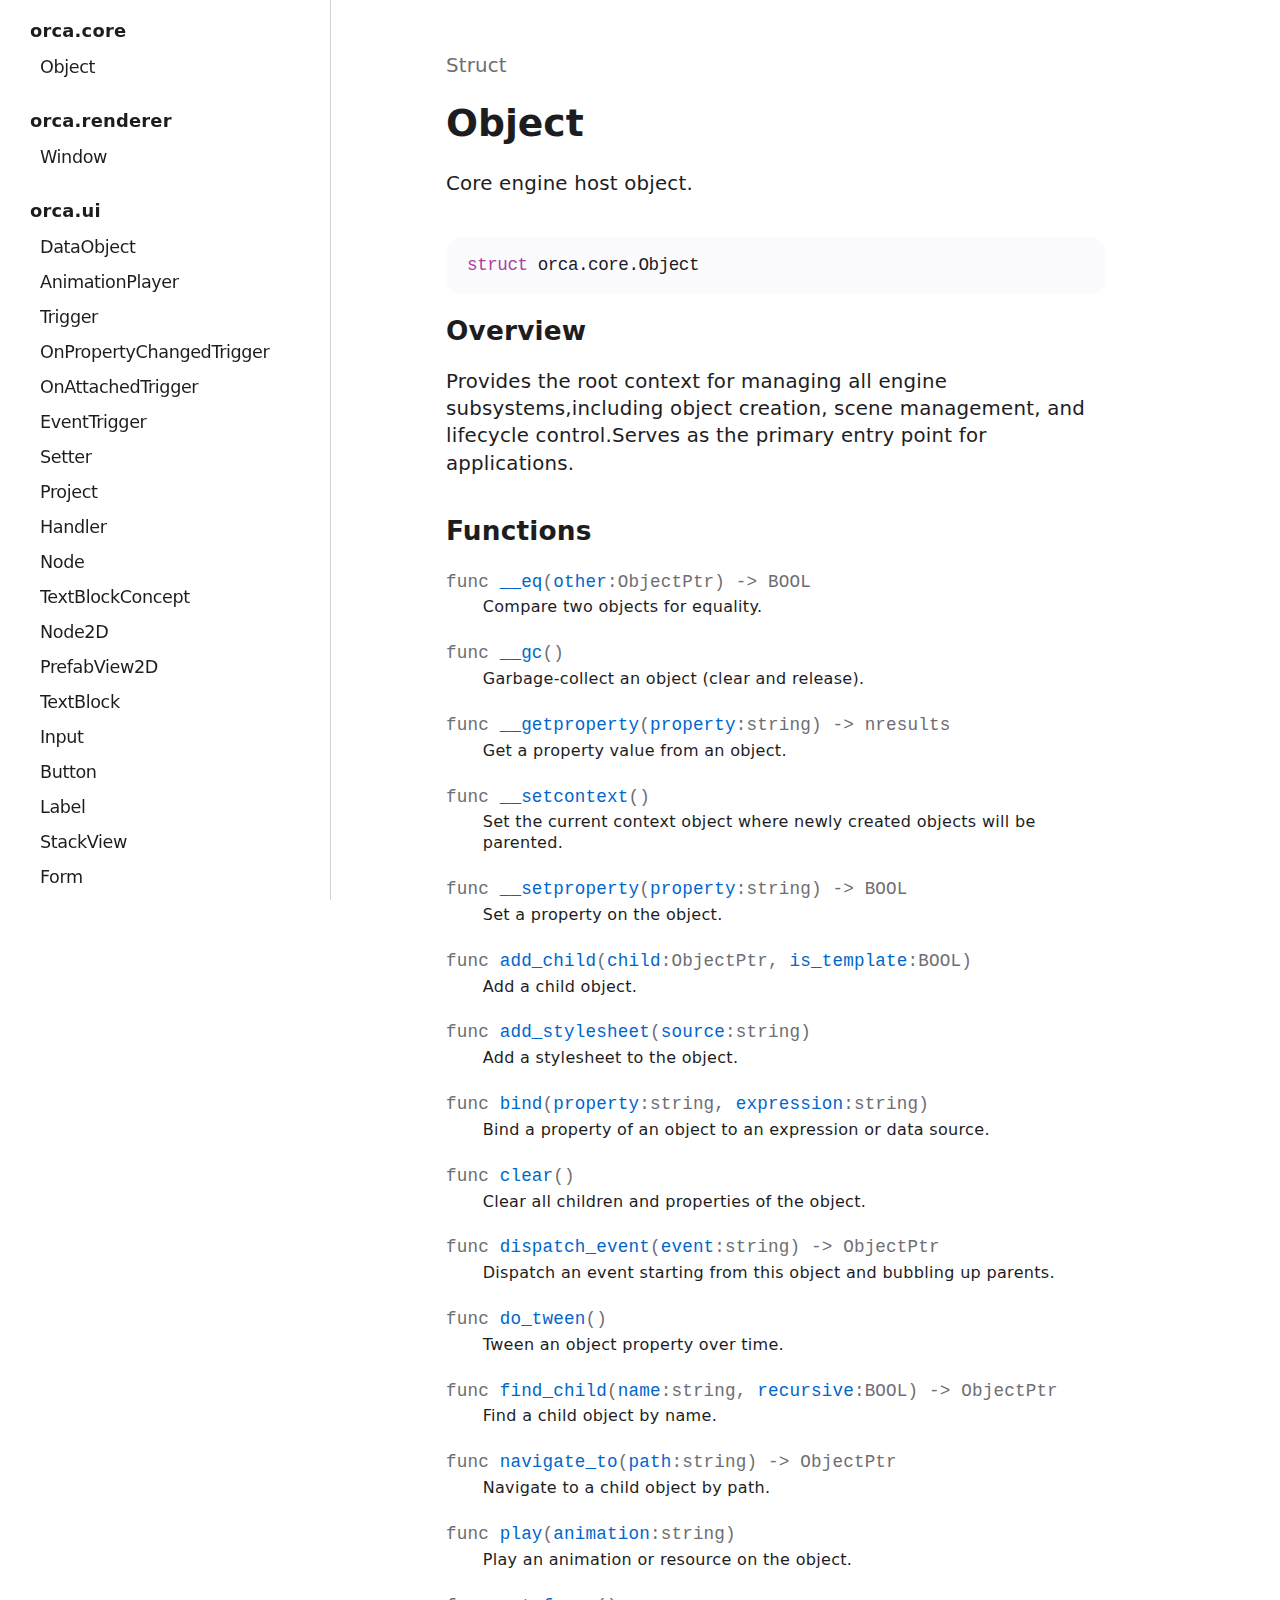
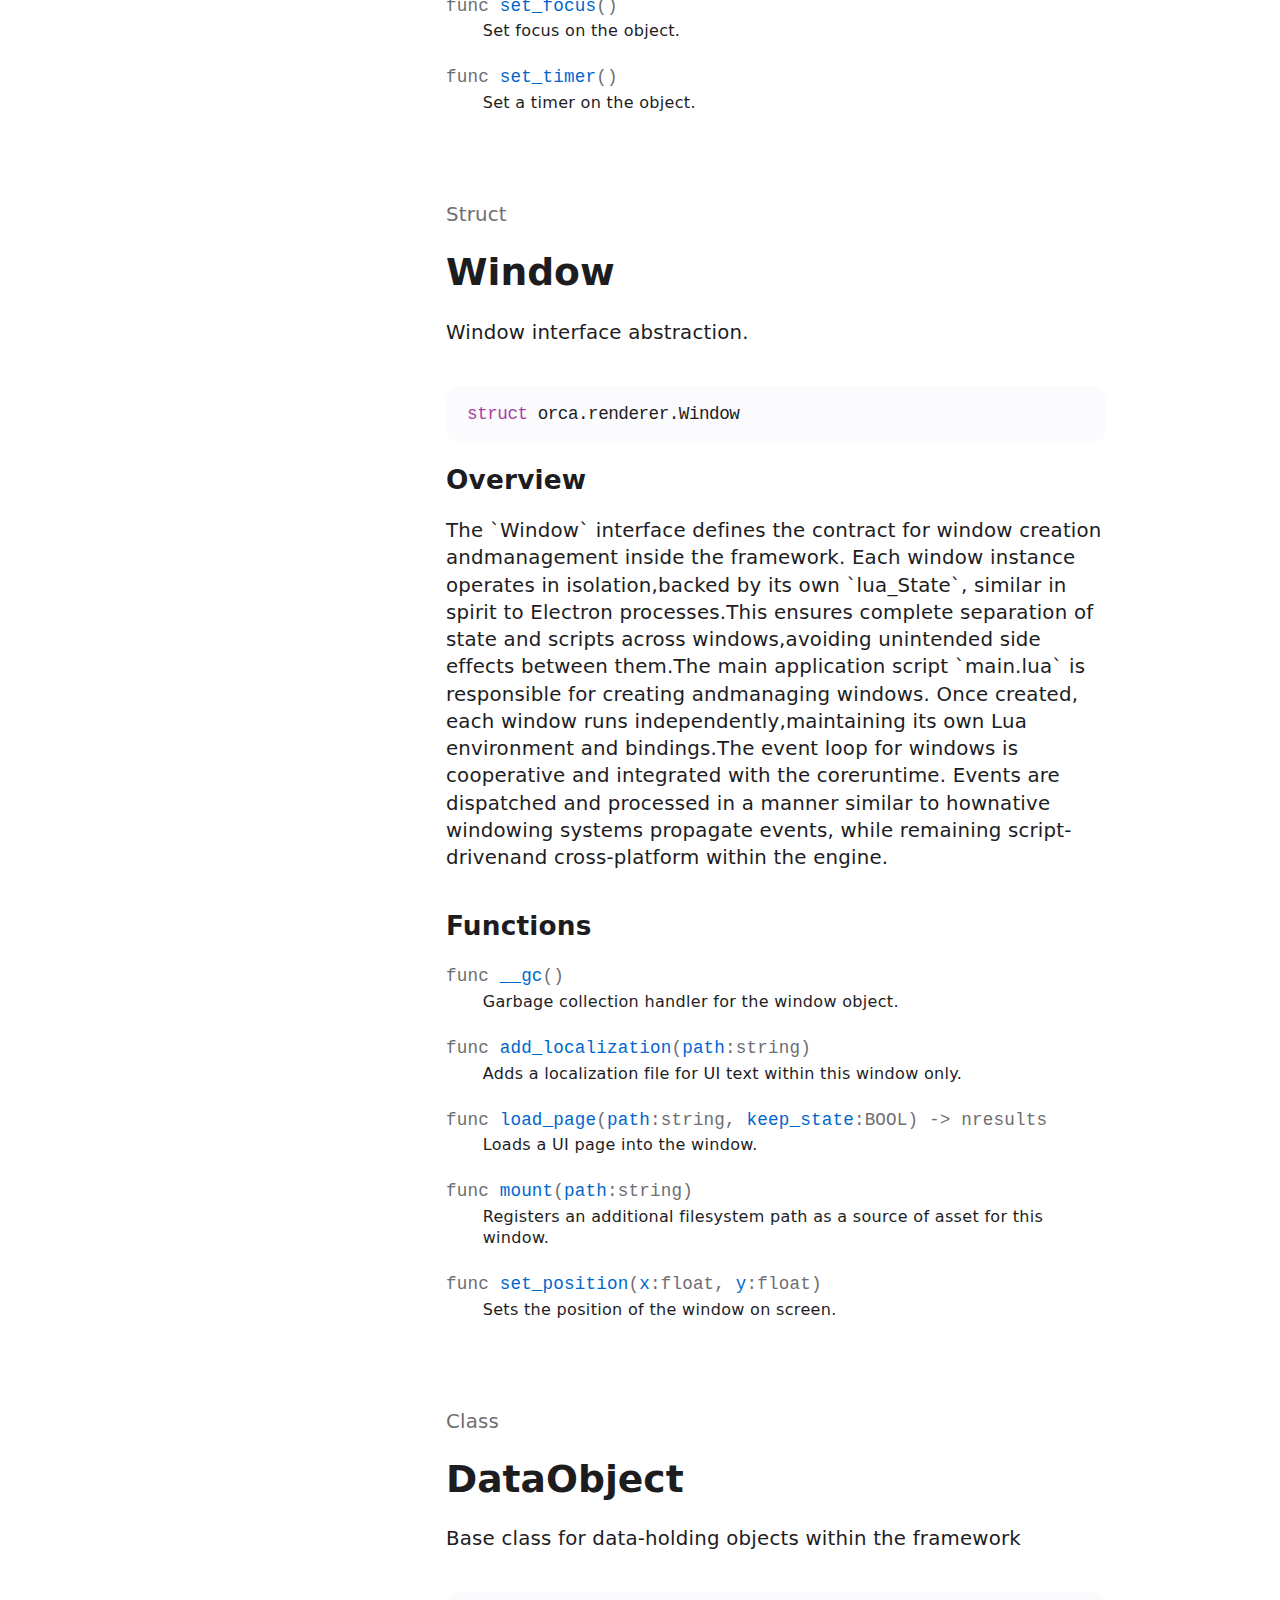
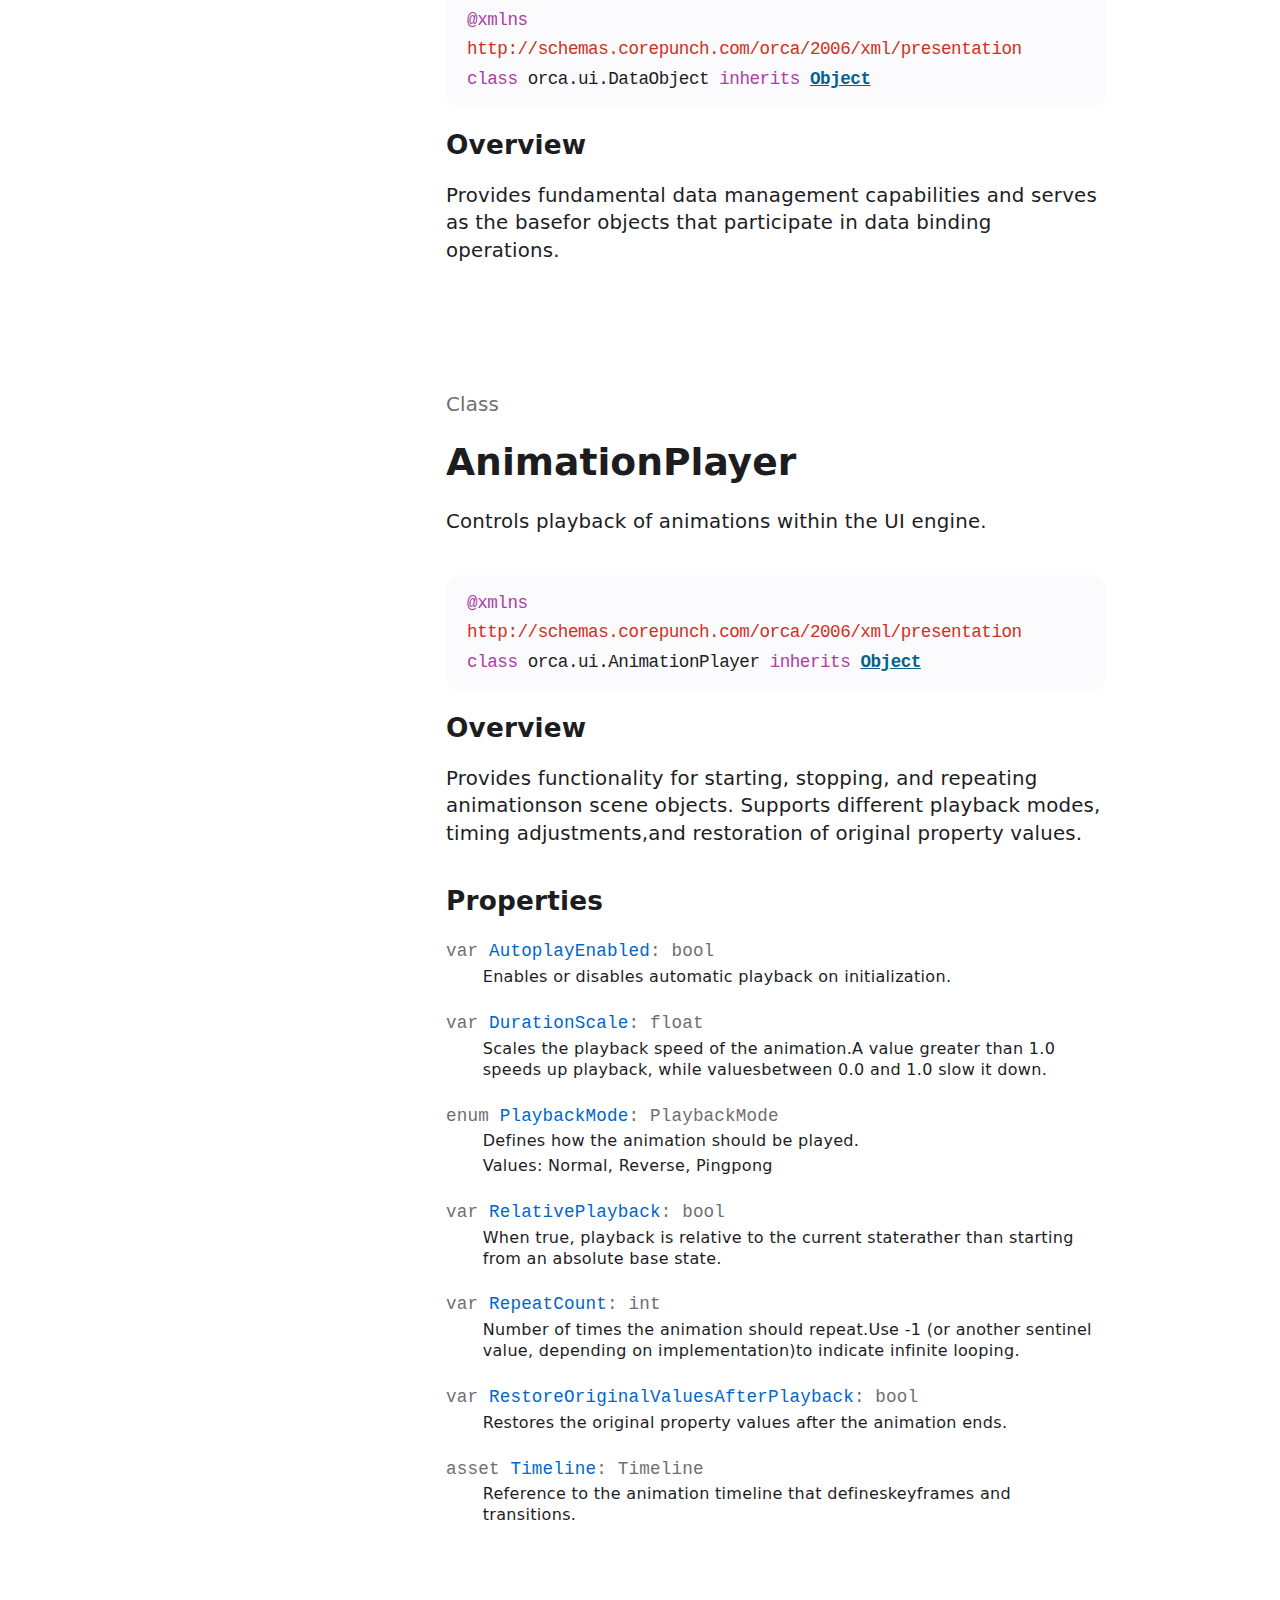
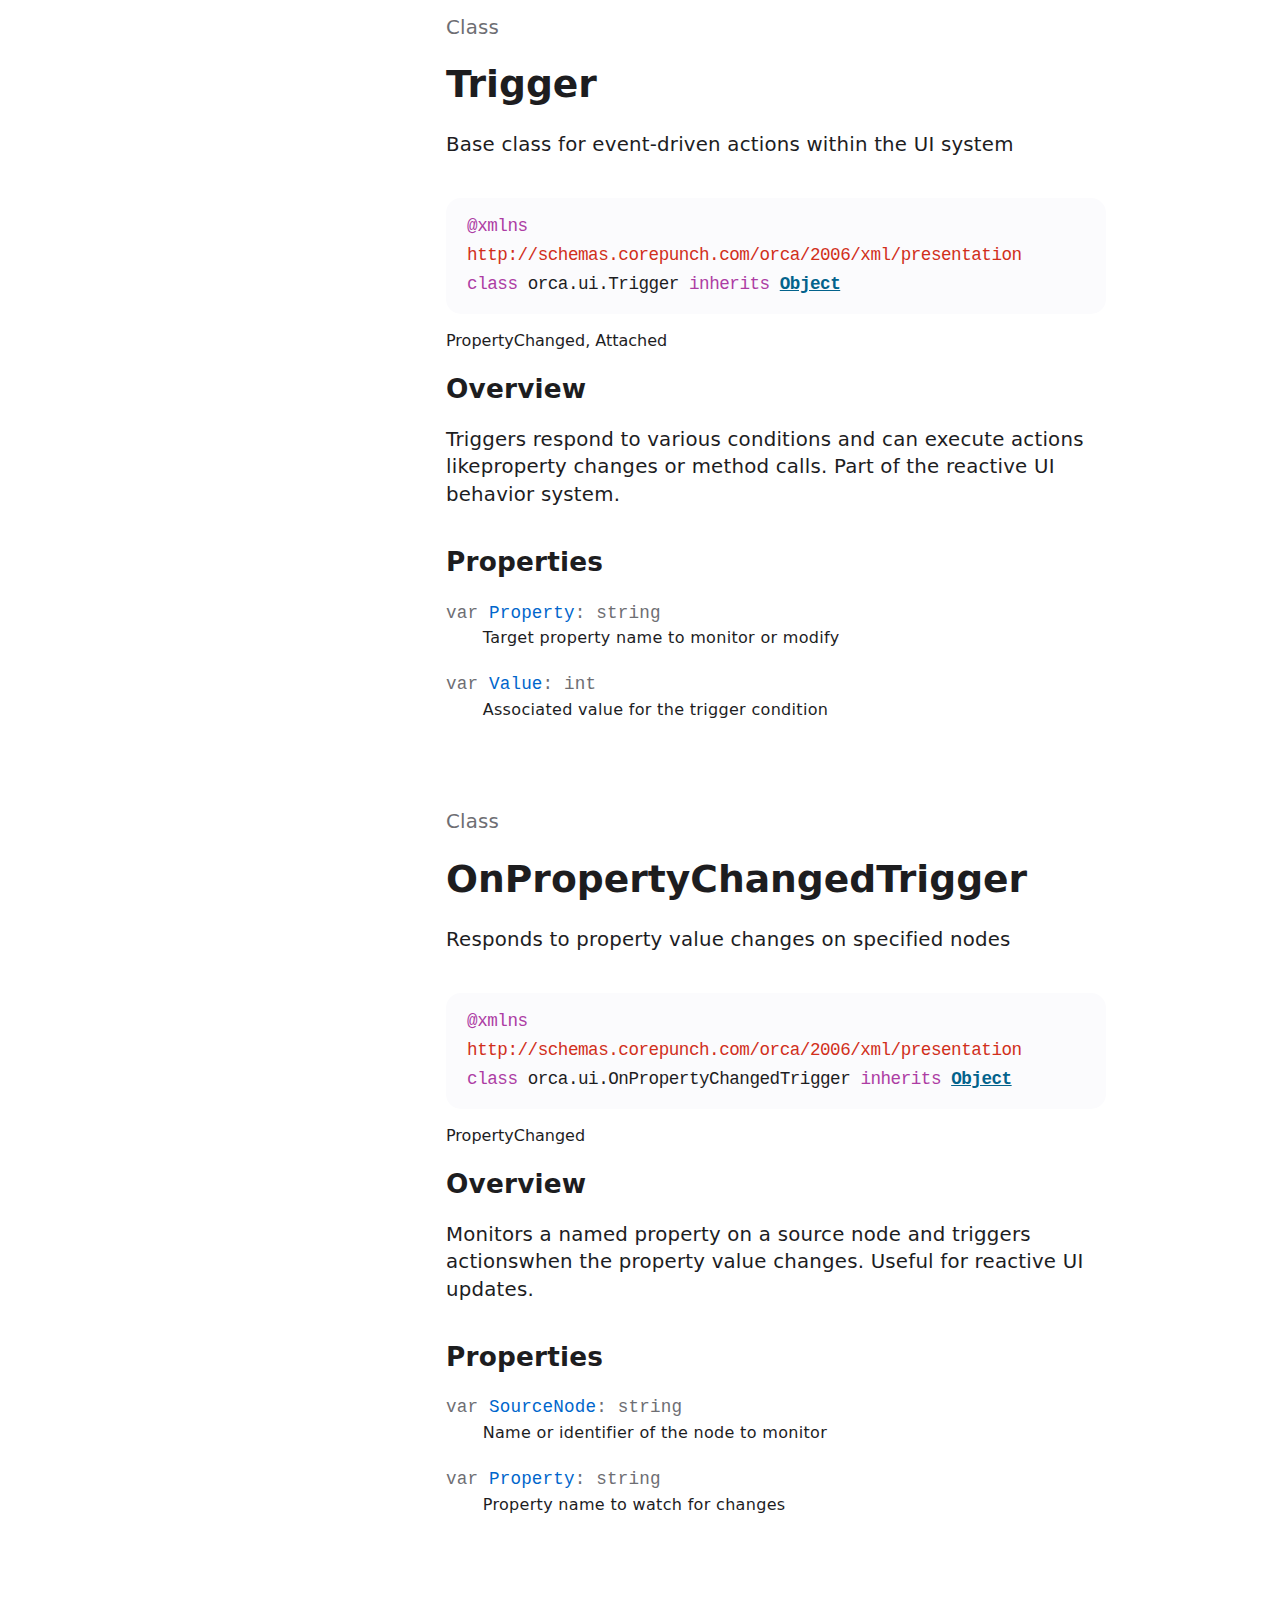
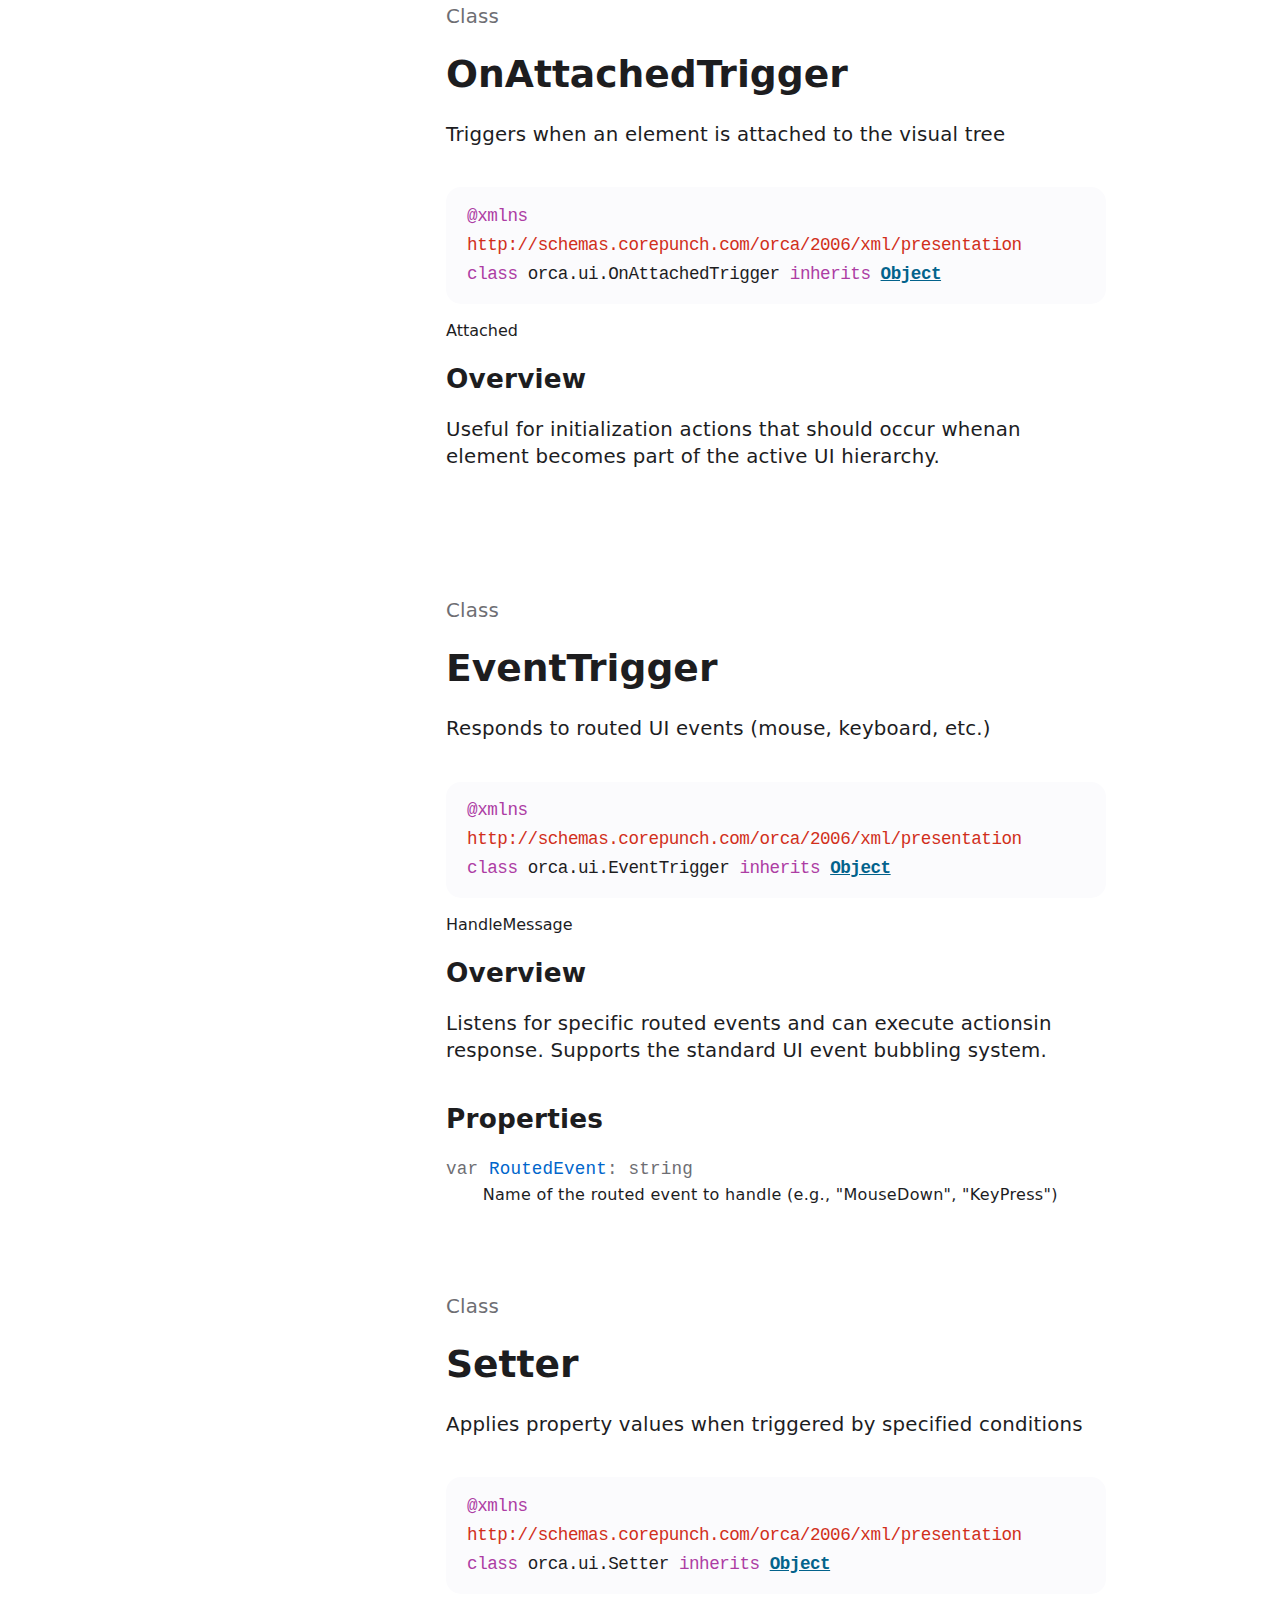
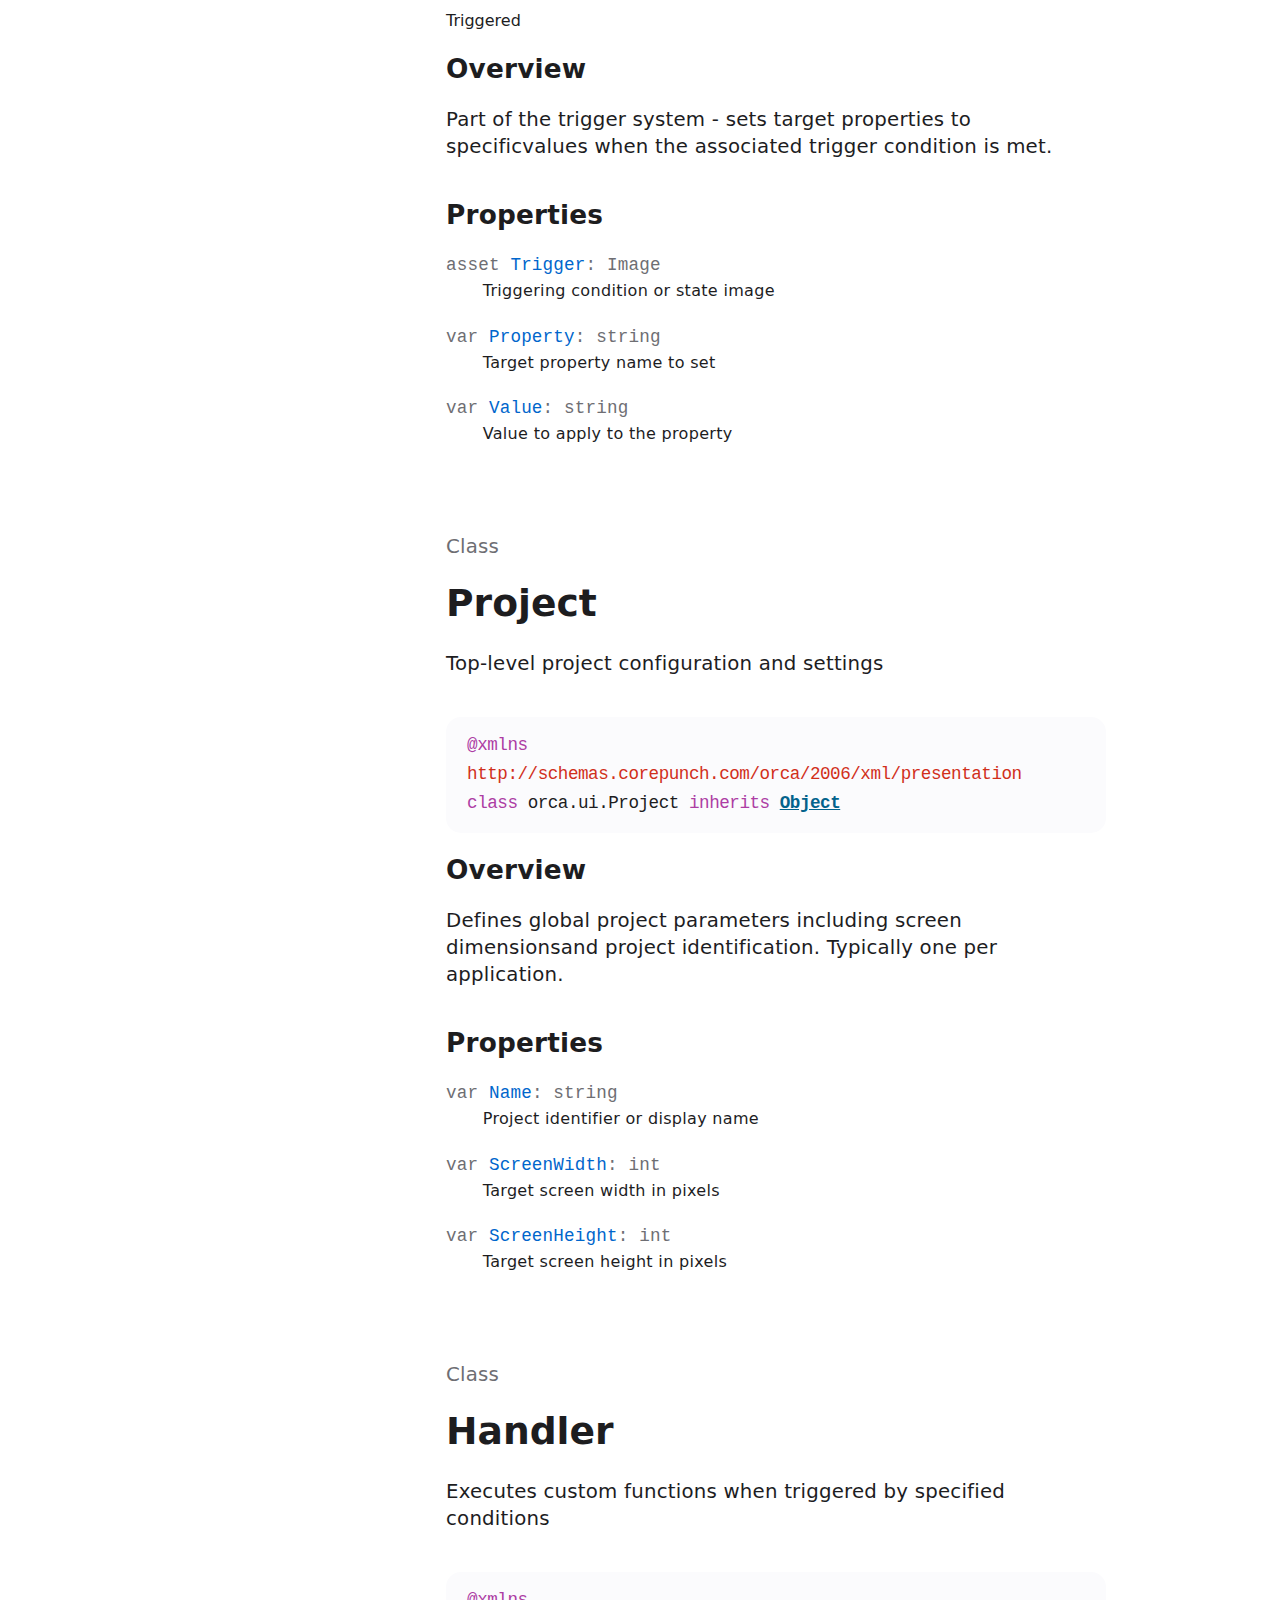
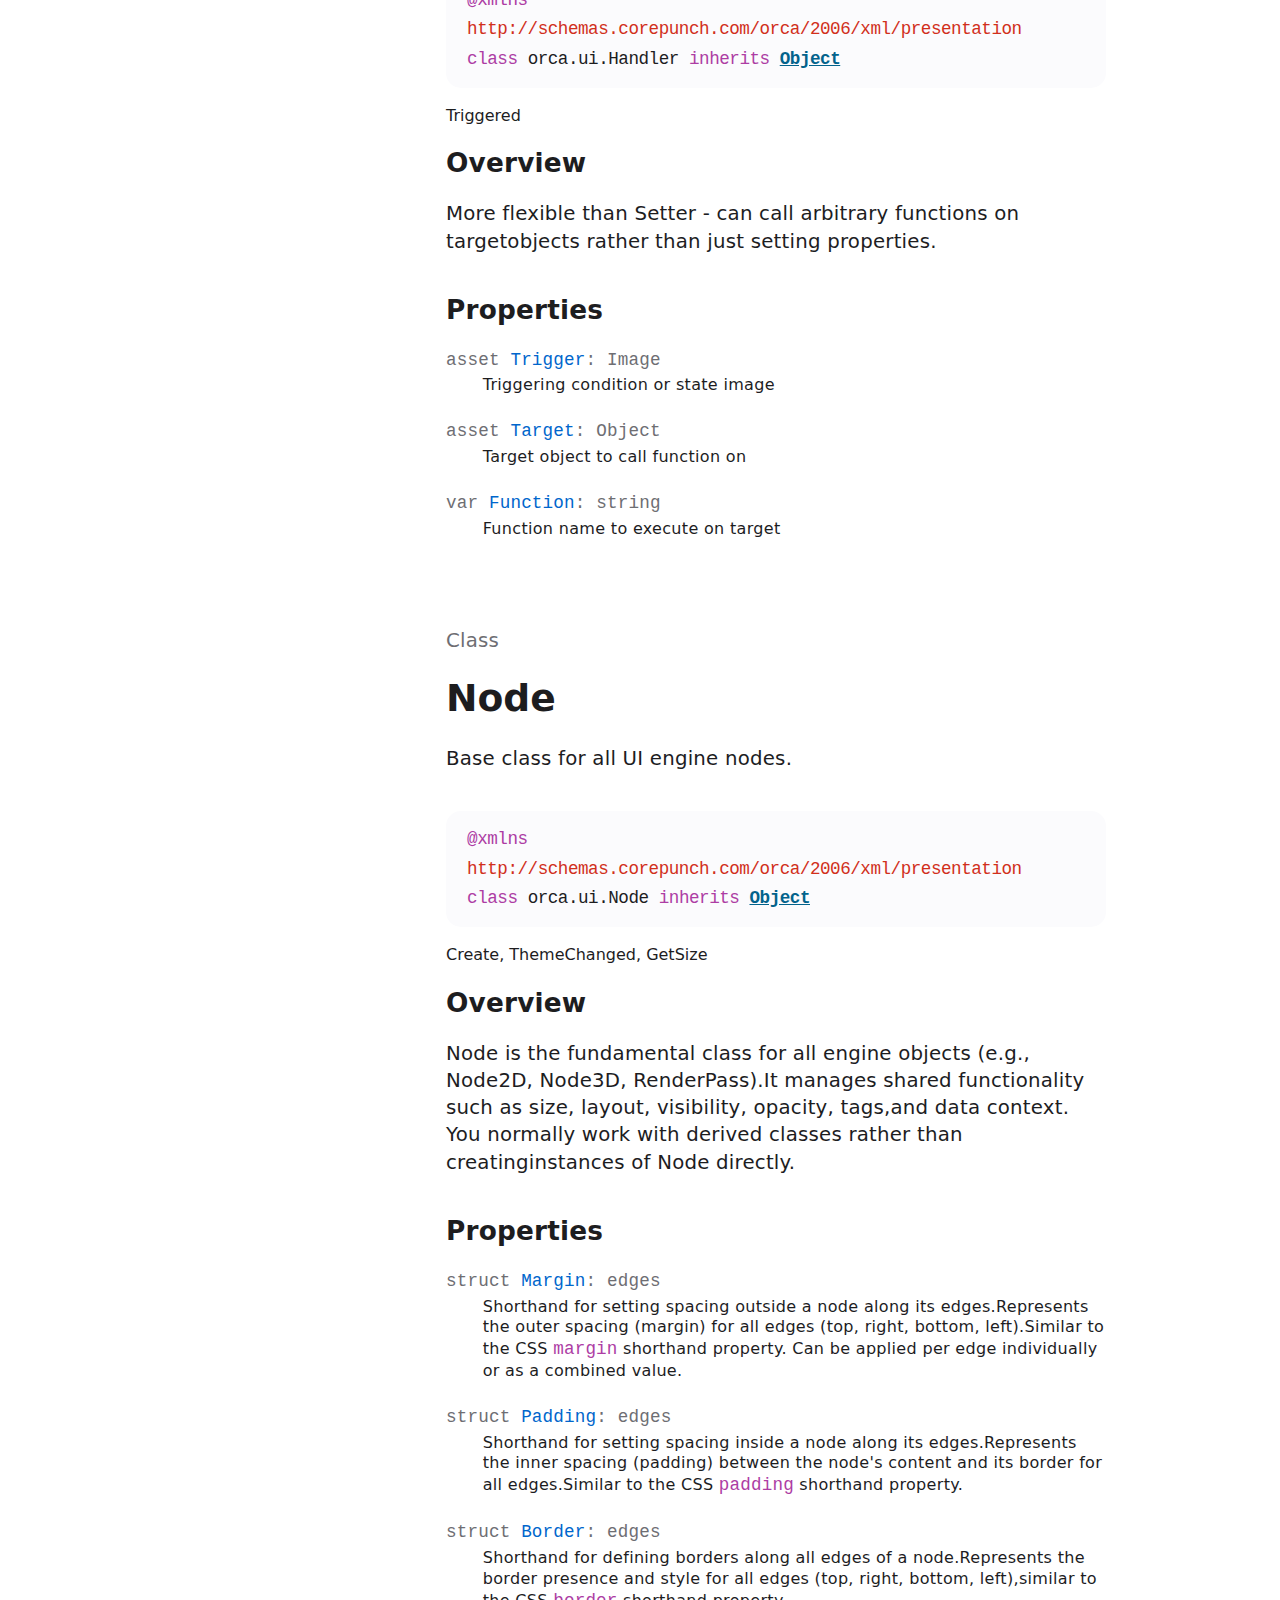
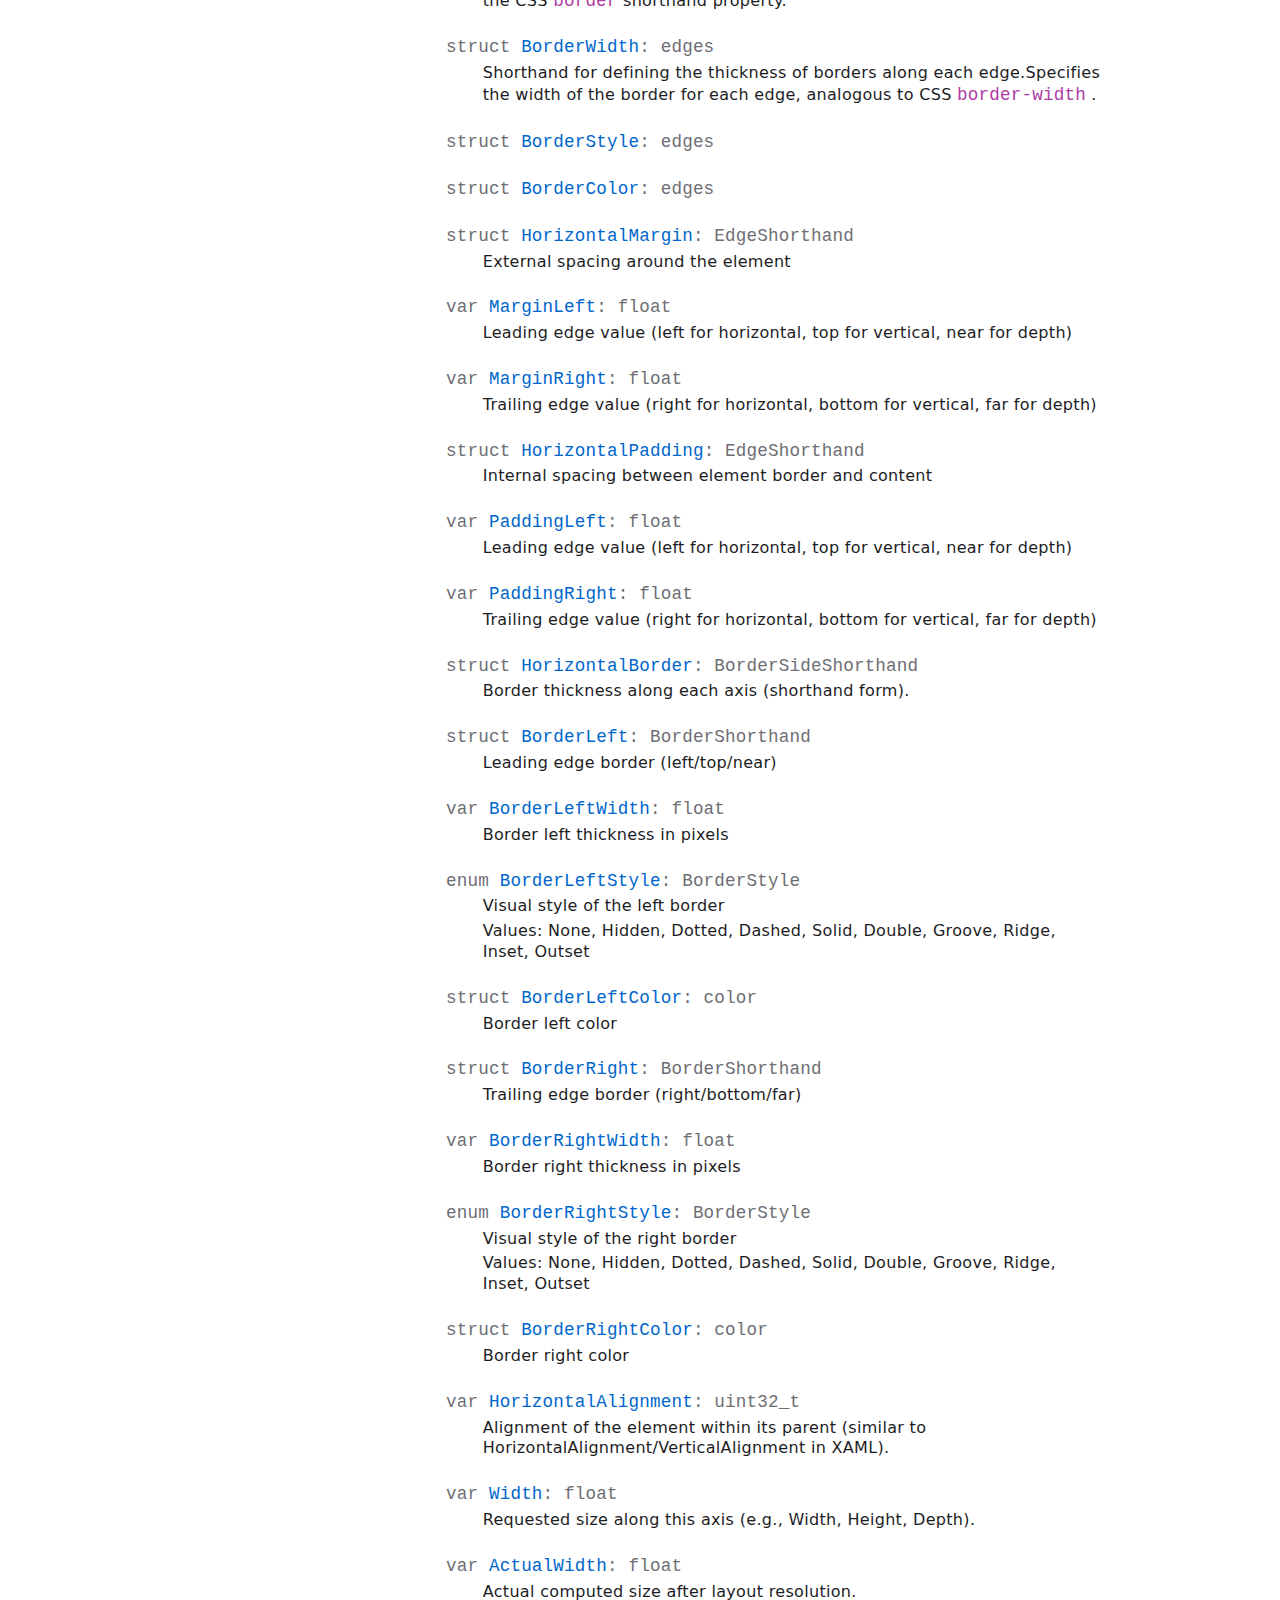
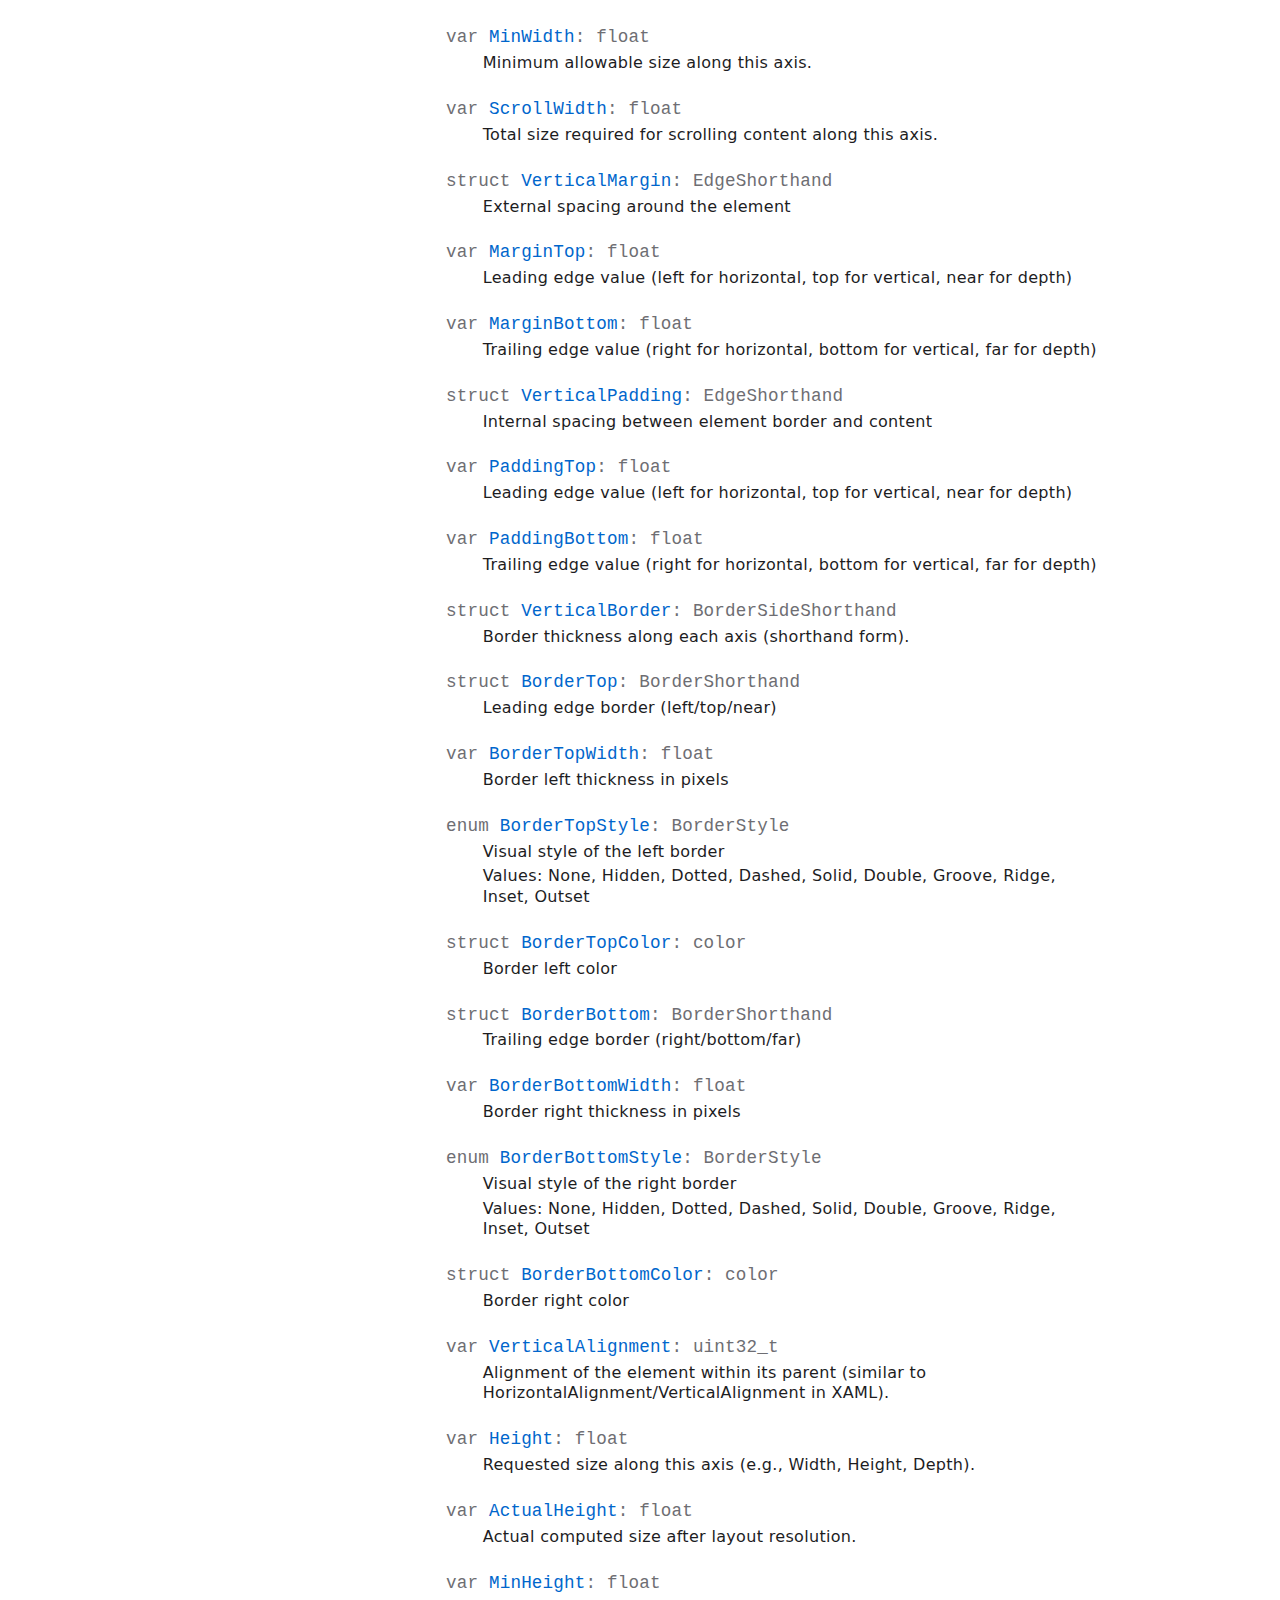
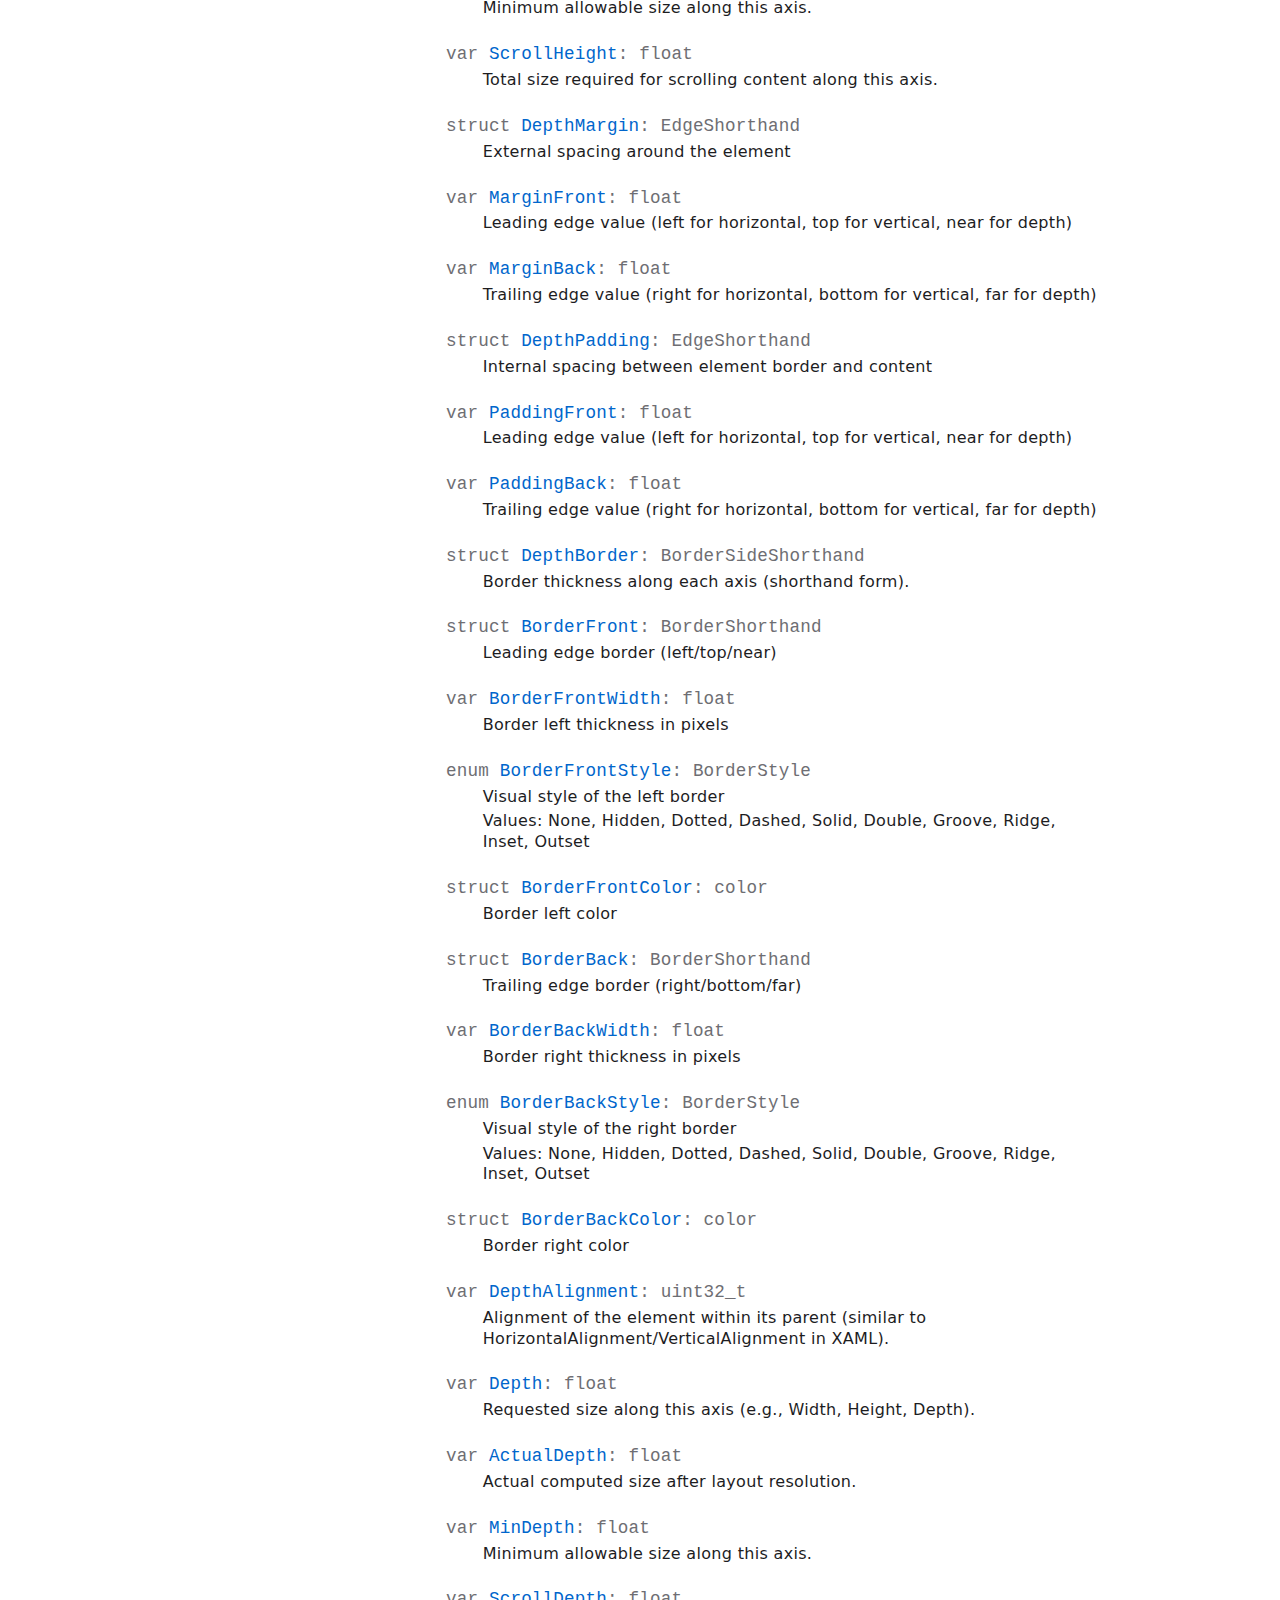
<file: doc.html>
<html xmlns="http://www.w3.org/2001/XMLSchema">
	<head>
		<link rel="stylesheet" href="doc.css" />
	</head>
	<body>
		<div class="adjustable-sidebar-width full-width-container topic-wrapper">
			<div class="sidebar">
				<div class="technology-title">orca.core</div>
				<a class="leaf-link" href="#Object">Object</a>
				<div class="technology-title">orca.renderer</div>
				<a class="leaf-link" href="#Window">Window</a>
				<div class="technology-title">orca.ui</div>
				<a class="leaf-link" href="#DataObject">DataObject</a>
				<a class="leaf-link" href="#AnimationPlayer">AnimationPlayer</a>
				<a class="leaf-link" href="#Trigger">Trigger</a>
				<a class="leaf-link" href="#OnPropertyChangedTrigger">OnPropertyChangedTrigger</a>
				<a class="leaf-link" href="#OnAttachedTrigger">OnAttachedTrigger</a>
				<a class="leaf-link" href="#EventTrigger">EventTrigger</a>
				<a class="leaf-link" href="#Setter">Setter</a>
				<a class="leaf-link" href="#Project">Project</a>
				<a class="leaf-link" href="#Handler">Handler</a>
				<a class="leaf-link" href="#Node">Node</a>
				<a class="leaf-link" href="#TextBlockConcept">TextBlockConcept</a>
				<a class="leaf-link" href="#Node2D">Node2D</a>
				<a class="leaf-link" href="#PrefabView2D">PrefabView2D</a>
				<a class="leaf-link" href="#TextBlock">TextBlock</a>
				<a class="leaf-link" href="#Input">Input</a>
				<a class="leaf-link" href="#Button">Button</a>
				<a class="leaf-link" href="#Label">Label</a>
				<a class="leaf-link" href="#StackView">StackView</a>
				<a class="leaf-link" href="#Form">Form</a>
				<a class="leaf-link" href="#CollectionView">CollectionView</a>
				<a class="leaf-link" href="#Control">Control</a>
				<a class="leaf-link" href="#Screen">Screen</a>
				<a class="leaf-link" href="#Cinematic">Cinematic</a>
				<a class="leaf-link" href="#Grid">Grid</a>
				<a class="leaf-link" href="#ImageView">ImageView</a>
				<a class="leaf-link" href="#NinePatchImage">NinePatchImage</a>
				<a class="leaf-link" href="#Material">Material</a>
				<div class="technology-title">orca.SceneKit</div>
				<a class="leaf-link" href="#Node3D">Node3D</a>
				<a class="leaf-link" href="#Scene">Scene</a>
				<a class="leaf-link" href="#Model3D">Model3D</a>
				<a class="leaf-link" href="#PlaneMeshNode">PlaneMeshNode</a>
				<a class="leaf-link" href="#Camera">Camera</a>
				<a class="leaf-link" href="#TrajectoryList3D">TrajectoryList3D</a>
				<a class="leaf-link" href="#Viewport3D">Viewport3D</a>
				<a class="leaf-link" href="#PrefabView3D">PrefabView3D</a>
				<a class="leaf-link" href="#RenderPass">RenderPass</a>
				<a class="leaf-link" href="#CompositionTargetRenderPass">CompositionTargetRenderPass</a>
				<a class="leaf-link" href="#BlitRenderPass">BlitRenderPass</a>
				<a class="leaf-link" href="#ClearRenderPass">ClearRenderPass</a>
				<a class="leaf-link" href="#DrawObjectsRenderPass">DrawObjectsRenderPass</a>
				<a class="leaf-link" href="#PipelineStateRenderPass">PipelineStateRenderPass</a>
				<a class="leaf-link" href="#TextBlock3D">TextBlock3D</a>
				<a class="leaf-link" href="#Light3D">Light3D</a>
				<a class="leaf-link" href="#SpriteView">SpriteView</a>
			</div>
			<main class="content">
				<div id="Object" class="class" data-name="Object" data-inherits="" data-xmlns="">
					<div class="eyebrow">Struct</div>
					<h1 class="header">Object</h1>
					<div class="abstract">Core engine host object.</div>
					<code class="source">
						<span class="token-keyword">struct</span>
						<span class="token-identifier">orca.core.Object</span>
					</code>
					<h2 class="title">Overview</h2>
					<div class="abstract">Provides the root context for managing all engine subsystems,including object creation, scene management, and lifecycle control.Serves as the primary entry point for applications.</div>
					<h2 class="title">Functions</h2>
					<div class="topic">
						<code class="decorator">
							<span>func</span>
							<span class="identifier">__eq</span>(<span class="identifier">other</span>:<span class="decorator">ObjectPtr</span>)<span class="decorator"> -&gt;</span>
							<span> BOOL</span>
						</code>
						<div class="small-abstract">
							<span>Compare two objects for equality.</span>
						</div>
					</div>
					<div class="topic">
						<code class="decorator">
							<span>func</span>
							<span class="identifier">__gc</span>()</code>
						<div class="small-abstract">
							<span>Garbage-collect an object (clear and release).</span>
						</div>
					</div>
					<div class="topic">
						<code class="decorator">
							<span>func</span>
							<span class="identifier">__getproperty</span>(<span class="identifier">property</span>:<span class="decorator">string</span>)<span class="decorator"> -&gt;</span>
							<span> nresults</span>
						</code>
						<div class="small-abstract">
							<span>Get a property value from an object.</span>
						</div>
					</div>
					<div class="topic">
						<code class="decorator">
							<span>func</span>
							<span class="identifier">__setcontext</span>()</code>
						<div class="small-abstract">
							<span>Set the current context object where newly created objects will be parented.</span>
						</div>
					</div>
					<div class="topic">
						<code class="decorator">
							<span>func</span>
							<span class="identifier">__setproperty</span>(<span class="identifier">property</span>:<span class="decorator">string</span>)<span class="decorator"> -&gt;</span>
							<span> BOOL</span>
						</code>
						<div class="small-abstract">
							<span>Set a property on the object.</span>
						</div>
					</div>
					<div class="topic">
						<code class="decorator">
							<span>func</span>
							<span class="identifier">add_child</span>(<span class="identifier">child</span>:<span class="decorator">ObjectPtr</span>, <span class="identifier">is_template</span>:<span class="decorator">BOOL</span>)</code>
						<div class="small-abstract">
							<span>Add a child object.</span>
						</div>
					</div>
					<div class="topic">
						<code class="decorator">
							<span>func</span>
							<span class="identifier">add_stylesheet</span>(<span class="identifier">source</span>:<span class="decorator">string</span>)</code>
						<div class="small-abstract">
							<span>Add a stylesheet to the object.</span>
						</div>
					</div>
					<div class="topic">
						<code class="decorator">
							<span>func</span>
							<span class="identifier">bind</span>(<span class="identifier">property</span>:<span class="decorator">string</span>, <span class="identifier">expression</span>:<span class="decorator">string</span>)</code>
						<div class="small-abstract">
							<span>Bind a property of an object to an expression or data source.</span>
						</div>
					</div>
					<div class="topic">
						<code class="decorator">
							<span>func</span>
							<span class="identifier">clear</span>()</code>
						<div class="small-abstract">
							<span>Clear all children and properties of the object.</span>
						</div>
					</div>
					<div class="topic">
						<code class="decorator">
							<span>func</span>
							<span class="identifier">dispatch_event</span>(<span class="identifier">event</span>:<span class="decorator">string</span>)<span class="decorator"> -&gt;</span>
							<span> ObjectPtr</span>
						</code>
						<div class="small-abstract">
							<span>Dispatch an event starting from this object and bubbling up parents.</span>
						</div>
					</div>
					<div class="topic">
						<code class="decorator">
							<span>func</span>
							<span class="identifier">do_tween</span>()</code>
						<div class="small-abstract">
							<span>Tween an object property over time.</span>
						</div>
					</div>
					<div class="topic">
						<code class="decorator">
							<span>func</span>
							<span class="identifier">find_child</span>(<span class="identifier">name</span>:<span class="decorator">string</span>, <span class="identifier">recursive</span>:<span class="decorator">BOOL</span>)<span class="decorator"> -&gt;</span>
							<span> ObjectPtr</span>
						</code>
						<div class="small-abstract">
							<span>Find a child object by name.</span>
						</div>
					</div>
					<div class="topic">
						<code class="decorator">
							<span>func</span>
							<span class="identifier">navigate_to</span>(<span class="identifier">path</span>:<span class="decorator">string</span>)<span class="decorator"> -&gt;</span>
							<span> ObjectPtr</span>
						</code>
						<div class="small-abstract">
							<span>Navigate to a child object by path.</span>
						</div>
					</div>
					<div class="topic">
						<code class="decorator">
							<span>func</span>
							<span class="identifier">play</span>(<span class="identifier">animation</span>:<span class="decorator">string</span>)</code>
						<div class="small-abstract">
							<span>Play an animation or resource on the object.</span>
						</div>
					</div>
					<div class="topic">
						<code class="decorator">
							<span>func</span>
							<span class="identifier">set_focus</span>()</code>
						<div class="small-abstract">
							<span>Set focus on the object.</span>
						</div>
					</div>
					<div class="topic">
						<code class="decorator">
							<span>func</span>
							<span class="identifier">set_timer</span>()</code>
						<div class="small-abstract">
							<span>Set a timer on the object.</span>
						</div>
					</div>
				</div>
				<div id="Window" class="class" data-name="Window" data-inherits="" data-xmlns="">
					<div class="eyebrow">Struct</div>
					<h1 class="header">Window</h1>
					<div class="abstract">Window interface abstraction.</div>
					<code class="source">
						<span class="token-keyword">struct</span>
						<span class="token-identifier">orca.renderer.Window</span>
					</code>
					<h2 class="title">Overview</h2>
					<div class="abstract">The `Window` interface defines the contract for window creation andmanagement inside the framework. Each window instance operates in isolation,backed by its own `lua_State`, similar in spirit to Electron processes.This ensures complete separation of state and scripts across windows,avoiding unintended side effects between them.The main application script `main.lua` is responsible for creating andmanaging windows. Once created, each window runs independently,maintaining its own Lua environment and bindings.The event loop for windows is cooperative and integrated with the coreruntime. Events are dispatched and processed in a manner similar to hownative windowing systems propagate events, while remaining script-drivenand cross-platform within the engine.</div>
					<h2 class="title">Functions</h2>
					<div class="topic">
						<code class="decorator">
							<span>func</span>
							<span class="identifier">__gc</span>()</code>
						<div class="small-abstract">
							<span>Garbage collection handler for the window object.</span>
						</div>
					</div>
					<div class="topic">
						<code class="decorator">
							<span>func</span>
							<span class="identifier">add_localization</span>(<span class="identifier">path</span>:<span class="decorator">string</span>)</code>
						<div class="small-abstract">
							<span>Adds a localization file for UI text within this window only.</span>
						</div>
					</div>
					<div class="topic">
						<code class="decorator">
							<span>func</span>
							<span class="identifier">load_page</span>(<span class="identifier">path</span>:<span class="decorator">string</span>, <span class="identifier">keep_state</span>:<span class="decorator">BOOL</span>)<span class="decorator"> -&gt;</span>
							<span> nresults</span>
						</code>
						<div class="small-abstract">
							<span>Loads a UI page into the window.</span>
						</div>
					</div>
					<div class="topic">
						<code class="decorator">
							<span>func</span>
							<span class="identifier">mount</span>(<span class="identifier">path</span>:<span class="decorator">string</span>)</code>
						<div class="small-abstract">
							<span>Registers an additional filesystem path as a source of asset for this window.</span>
						</div>
					</div>
					<div class="topic">
						<code class="decorator">
							<span>func</span>
							<span class="identifier">set_position</span>(<span class="identifier">x</span>:<span class="decorator">float</span>, <span class="identifier">y</span>:<span class="decorator">float</span>)</code>
						<div class="small-abstract">
							<span>Sets the position of the window on screen.</span>
						</div>
					</div>
				</div>
				<div id="DataObject" class="class" data-name="DataObject" data-inherits="Object" data-xmlns="ui">
					<div class="eyebrow">Class</div>
					<h1 class="header">DataObject</h1>
					<div class="abstract">Base class for data-holding objects within the framework</div>
					<code class="source">
						<div class="token-keyword">
							<span class="token-keyword">@xmlns</span>
							<span class="token-string">http://schemas.corepunch.com/orca/2006/xml/presentation</span>
						</div>
						<span class="token-keyword">class</span>
						<span class="token-identifier">orca.ui.DataObject</span>
						<span class="token-keyword">inherits</span>
						<ui class="comma-list">
							<li>
								<a href="#Object" class="name base">Object</a>
							</li>
						</ui>
					</code>
					<h2 class="title">Overview</h2>
					<div class="abstract">Provides fundamental data management capabilities and serves as the basefor objects that participate in data binding operations.</div>
				</div>
				<div id="AnimationPlayer" class="class" data-name="AnimationPlayer" data-inherits="Object" data-xmlns="ui">
					<div class="eyebrow">Class</div>
					<h1 class="header">AnimationPlayer</h1>
					<div class="abstract">Controls playback of animations within the UI engine.</div>
					<code class="source">
						<div class="token-keyword">
							<span class="token-keyword">@xmlns</span>
							<span class="token-string">http://schemas.corepunch.com/orca/2006/xml/presentation</span>
						</div>
						<span class="token-keyword">class</span>
						<span class="token-identifier">orca.ui.AnimationPlayer</span>
						<span class="token-keyword">inherits</span>
						<ui class="comma-list">
							<li>
								<a href="#Object" class="name base">Object</a>
							</li>
						</ui>
					</code>
					<h2 class="title">Overview</h2>
					<div class="abstract">Provides functionality for starting, stopping, and repeating animationson scene objects. Supports different playback modes, timing adjustments,and restoration of original property values.</div>
					<h2 class="title">Properties</h2>
					<div class="topic">
						<code class="decorator">
							<span>var</span>
							<span class="identifier">AutoplayEnabled</span>:<span> bool</span>
						</code>
						<div class="small-abstract">
							<span>Enables or disables automatic playback on initialization.</span>
						</div>
					</div>
					<div class="topic">
						<code class="decorator">
							<span>var</span>
							<span class="identifier">DurationScale</span>:<span> float</span>
						</code>
						<div class="small-abstract">
							<span>Scales the playback speed of the animation.A value greater than 1.0 speeds up playback, while valuesbetween 0.0 and 1.0 slow it down.</span>
						</div>
					</div>
					<div class="topic">
						<code class="decorator">
							<span>enum</span>
							<span class="identifier">PlaybackMode</span>:<span> PlaybackMode</span>
						</code>
						<div class="small-abstract">
							<span>Defines how the animation should be played.</span>
						</div>
						<div class="small-abstract">Values: Normal, Reverse, Pingpong</div>
					</div>
					<div class="topic">
						<code class="decorator">
							<span>var</span>
							<span class="identifier">RelativePlayback</span>:<span> bool</span>
						</code>
						<div class="small-abstract">
							<span>When true, playback is relative to the current staterather than starting from an absolute base state.</span>
						</div>
					</div>
					<div class="topic">
						<code class="decorator">
							<span>var</span>
							<span class="identifier">RepeatCount</span>:<span> int</span>
						</code>
						<div class="small-abstract">
							<span>Number of times the animation should repeat.Use -1 (or another sentinel value, depending on implementation)to indicate infinite looping.</span>
						</div>
					</div>
					<div class="topic">
						<code class="decorator">
							<span>var</span>
							<span class="identifier">RestoreOriginalValuesAfterPlayback</span>:<span> bool</span>
						</code>
						<div class="small-abstract">
							<span>Restores the original property values after the animation ends.</span>
						</div>
					</div>
					<div class="topic">
						<code class="decorator">
							<span>asset</span>
							<span class="identifier">Timeline</span>:<span> Timeline</span>
						</code>
						<div class="small-abstract">
							<span>Reference to the animation timeline that defineskeyframes and transitions.</span>
						</div>
					</div>
				</div>
				<div id="Trigger" class="class" data-name="Trigger" data-inherits="Object" data-xmlns="ui">
					<div class="eyebrow">Class</div>
					<h1 class="header">Trigger</h1>
					<div class="abstract">Base class for event-driven actions within the UI system</div>
					<code class="source">
						<div class="token-keyword">
							<span class="token-keyword">@xmlns</span>
							<span class="token-string">http://schemas.corepunch.com/orca/2006/xml/presentation</span>
						</div>
						<span class="token-keyword">class</span>
						<span class="token-identifier">orca.ui.Trigger</span>
						<span class="token-keyword">inherits</span>
						<ui class="comma-list">
							<li>
								<a href="#Object" class="name base">Object</a>
							</li>
						</ui>
					</code>
					<div>
						<ui class="comma-list">
							<li class="function">PropertyChanged</li>
							<li class="function">Attached</li>
						</ui>
					</div>
					<h2 class="title">Overview</h2>
					<div class="abstract">Triggers respond to various conditions and can execute actions likeproperty changes or method calls. Part of the reactive UI behavior system.</div>
					<h2 class="title">Properties</h2>
					<div class="topic">
						<code class="decorator">
							<span>var</span>
							<span class="identifier">Property</span>:<span> string</span>
						</code>
						<div class="small-abstract">
							<span>Target property name to monitor or modify</span>
						</div>
					</div>
					<div class="topic">
						<code class="decorator">
							<span>var</span>
							<span class="identifier">Value</span>:<span> int</span>
						</code>
						<div class="small-abstract">
							<span>Associated value for the trigger condition</span>
						</div>
					</div>
				</div>
				<div id="OnPropertyChangedTrigger" class="class" data-name="OnPropertyChangedTrigger" data-inherits="Object" data-xmlns="ui">
					<div class="eyebrow">Class</div>
					<h1 class="header">OnPropertyChangedTrigger</h1>
					<div class="abstract">Responds to property value changes on specified nodes</div>
					<code class="source">
						<div class="token-keyword">
							<span class="token-keyword">@xmlns</span>
							<span class="token-string">http://schemas.corepunch.com/orca/2006/xml/presentation</span>
						</div>
						<span class="token-keyword">class</span>
						<span class="token-identifier">orca.ui.OnPropertyChangedTrigger</span>
						<span class="token-keyword">inherits</span>
						<ui class="comma-list">
							<li>
								<a href="#Object" class="name base">Object</a>
							</li>
						</ui>
					</code>
					<div>
						<ui class="comma-list">
							<li class="function">PropertyChanged</li>
						</ui>
					</div>
					<h2 class="title">Overview</h2>
					<div class="abstract">Monitors a named property on a source node and triggers actionswhen the property value changes. Useful for reactive UI updates.</div>
					<h2 class="title">Properties</h2>
					<div class="topic">
						<code class="decorator">
							<span>var</span>
							<span class="identifier">SourceNode</span>:<span> string</span>
						</code>
						<div class="small-abstract">
							<span>Name or identifier of the node to monitor</span>
						</div>
					</div>
					<div class="topic">
						<code class="decorator">
							<span>var</span>
							<span class="identifier">Property</span>:<span> string</span>
						</code>
						<div class="small-abstract">
							<span>Property name to watch for changes</span>
						</div>
					</div>
				</div>
				<div id="OnAttachedTrigger" class="class" data-name="OnAttachedTrigger" data-inherits="Object" data-xmlns="ui">
					<div class="eyebrow">Class</div>
					<h1 class="header">OnAttachedTrigger</h1>
					<div class="abstract">Triggers when an element is attached to the visual tree</div>
					<code class="source">
						<div class="token-keyword">
							<span class="token-keyword">@xmlns</span>
							<span class="token-string">http://schemas.corepunch.com/orca/2006/xml/presentation</span>
						</div>
						<span class="token-keyword">class</span>
						<span class="token-identifier">orca.ui.OnAttachedTrigger</span>
						<span class="token-keyword">inherits</span>
						<ui class="comma-list">
							<li>
								<a href="#Object" class="name base">Object</a>
							</li>
						</ui>
					</code>
					<div>
						<ui class="comma-list">
							<li class="function">Attached</li>
						</ui>
					</div>
					<h2 class="title">Overview</h2>
					<div class="abstract">Useful for initialization actions that should occur whenan element becomes part of the active UI hierarchy.</div>
				</div>
				<div id="EventTrigger" class="class" data-name="EventTrigger" data-inherits="Object" data-xmlns="ui">
					<div class="eyebrow">Class</div>
					<h1 class="header">EventTrigger</h1>
					<div class="abstract">Responds to routed UI events (mouse, keyboard, etc.)</div>
					<code class="source">
						<div class="token-keyword">
							<span class="token-keyword">@xmlns</span>
							<span class="token-string">http://schemas.corepunch.com/orca/2006/xml/presentation</span>
						</div>
						<span class="token-keyword">class</span>
						<span class="token-identifier">orca.ui.EventTrigger</span>
						<span class="token-keyword">inherits</span>
						<ui class="comma-list">
							<li>
								<a href="#Object" class="name base">Object</a>
							</li>
						</ui>
					</code>
					<div>
						<ui class="comma-list">
							<li class="function">HandleMessage</li>
						</ui>
					</div>
					<h2 class="title">Overview</h2>
					<div class="abstract">Listens for specific routed events and can execute actionsin response. Supports the standard UI event bubbling system.</div>
					<h2 class="title">Properties</h2>
					<div class="topic">
						<code class="decorator">
							<span>var</span>
							<span class="identifier">RoutedEvent</span>:<span> string</span>
						</code>
						<div class="small-abstract">
							<span>Name of the routed event to handle (e.g., "MouseDown", "KeyPress")</span>
						</div>
					</div>
				</div>
				<div id="Setter" class="class" data-name="Setter" data-inherits="Object" data-xmlns="ui">
					<div class="eyebrow">Class</div>
					<h1 class="header">Setter</h1>
					<div class="abstract">Applies property values when triggered by specified conditions</div>
					<code class="source">
						<div class="token-keyword">
							<span class="token-keyword">@xmlns</span>
							<span class="token-string">http://schemas.corepunch.com/orca/2006/xml/presentation</span>
						</div>
						<span class="token-keyword">class</span>
						<span class="token-identifier">orca.ui.Setter</span>
						<span class="token-keyword">inherits</span>
						<ui class="comma-list">
							<li>
								<a href="#Object" class="name base">Object</a>
							</li>
						</ui>
					</code>
					<div>
						<ui class="comma-list">
							<li class="function">Triggered</li>
						</ui>
					</div>
					<h2 class="title">Overview</h2>
					<div class="abstract">Part of the trigger system - sets target properties to specificvalues when the associated trigger condition is met.</div>
					<h2 class="title">Properties</h2>
					<div class="topic">
						<code class="decorator">
							<span>asset</span>
							<span class="identifier">Trigger</span>:<span> Image</span>
						</code>
						<div class="small-abstract">
							<span>Triggering condition or state image</span>
						</div>
					</div>
					<div class="topic">
						<code class="decorator">
							<span>var</span>
							<span class="identifier">Property</span>:<span> string</span>
						</code>
						<div class="small-abstract">
							<span>Target property name to set</span>
						</div>
					</div>
					<div class="topic">
						<code class="decorator">
							<span>var</span>
							<span class="identifier">Value</span>:<span> string</span>
						</code>
						<div class="small-abstract">
							<span>Value to apply to the property</span>
						</div>
					</div>
				</div>
				<div id="Project" class="class" data-name="Project" data-inherits="Object" data-xmlns="ui">
					<div class="eyebrow">Class</div>
					<h1 class="header">Project</h1>
					<div class="abstract">Top-level project configuration and settings</div>
					<code class="source">
						<div class="token-keyword">
							<span class="token-keyword">@xmlns</span>
							<span class="token-string">http://schemas.corepunch.com/orca/2006/xml/presentation</span>
						</div>
						<span class="token-keyword">class</span>
						<span class="token-identifier">orca.ui.Project</span>
						<span class="token-keyword">inherits</span>
						<ui class="comma-list">
							<li>
								<a href="#Object" class="name base">Object</a>
							</li>
						</ui>
					</code>
					<h2 class="title">Overview</h2>
					<div class="abstract">Defines global project parameters including screen dimensionsand project identification. Typically one per application.</div>
					<h2 class="title">Properties</h2>
					<div class="topic">
						<code class="decorator">
							<span>var</span>
							<span class="identifier">Name</span>:<span> string</span>
						</code>
						<div class="small-abstract">
							<span>Project identifier or display name</span>
						</div>
					</div>
					<div class="topic">
						<code class="decorator">
							<span>var</span>
							<span class="identifier">ScreenWidth</span>:<span> int</span>
						</code>
						<div class="small-abstract">
							<span>Target screen width in pixels</span>
						</div>
					</div>
					<div class="topic">
						<code class="decorator">
							<span>var</span>
							<span class="identifier">ScreenHeight</span>:<span> int</span>
						</code>
						<div class="small-abstract">
							<span>Target screen height in pixels</span>
						</div>
					</div>
				</div>
				<div id="Handler" class="class" data-name="Handler" data-inherits="Object" data-xmlns="ui">
					<div class="eyebrow">Class</div>
					<h1 class="header">Handler</h1>
					<div class="abstract">Executes custom functions when triggered by specified conditions</div>
					<code class="source">
						<div class="token-keyword">
							<span class="token-keyword">@xmlns</span>
							<span class="token-string">http://schemas.corepunch.com/orca/2006/xml/presentation</span>
						</div>
						<span class="token-keyword">class</span>
						<span class="token-identifier">orca.ui.Handler</span>
						<span class="token-keyword">inherits</span>
						<ui class="comma-list">
							<li>
								<a href="#Object" class="name base">Object</a>
							</li>
						</ui>
					</code>
					<div>
						<ui class="comma-list">
							<li class="function">Triggered</li>
						</ui>
					</div>
					<h2 class="title">Overview</h2>
					<div class="abstract">More flexible than Setter - can call arbitrary functions on targetobjects rather than just setting properties.</div>
					<h2 class="title">Properties</h2>
					<div class="topic">
						<code class="decorator">
							<span>asset</span>
							<span class="identifier">Trigger</span>:<span> Image</span>
						</code>
						<div class="small-abstract">
							<span>Triggering condition or state image</span>
						</div>
					</div>
					<div class="topic">
						<code class="decorator">
							<span>asset</span>
							<span class="identifier">Target</span>:<span> Object</span>
						</code>
						<div class="small-abstract">
							<span>Target object to call function on</span>
						</div>
					</div>
					<div class="topic">
						<code class="decorator">
							<span>var</span>
							<span class="identifier">Function</span>:<span> string</span>
						</code>
						<div class="small-abstract">
							<span>Function name to execute on target</span>
						</div>
					</div>
				</div>
				<div id="Node" class="class" data-name="Node" data-inherits="Object" data-xmlns="ui">
					<div class="eyebrow">Class</div>
					<h1 class="header">Node</h1>
					<div class="abstract">Base class for all UI engine nodes.</div>
					<code class="source">
						<div class="token-keyword">
							<span class="token-keyword">@xmlns</span>
							<span class="token-string">http://schemas.corepunch.com/orca/2006/xml/presentation</span>
						</div>
						<span class="token-keyword">class</span>
						<span class="token-identifier">orca.ui.Node</span>
						<span class="token-keyword">inherits</span>
						<ui class="comma-list">
							<li>
								<a href="#Object" class="name base">Object</a>
							</li>
						</ui>
					</code>
					<div>
						<ui class="comma-list">
							<li class="function">Create</li>
							<li class="function">ThemeChanged</li>
							<li class="function">GetSize</li>
						</ui>
					</div>
					<h2 class="title">Overview</h2>
					<div class="abstract">Node is the fundamental class for all engine objects (e.g., Node2D, Node3D, RenderPass).It manages shared functionality such as size, layout, visibility, opacity, tags,and data context. You normally work with derived classes rather than creatinginstances of Node directly.</div>
					<h2 class="title">Properties</h2>
					<div class="topic">
						<code class="decorator">
							<span>struct</span>
							<span class="identifier">Margin</span>:<span> edges</span>
						</code>
						<div class="small-abstract">
							<span>Shorthand for setting spacing outside a node along its edges.Represents the outer spacing (margin) for all edges (top, right, bottom, left).Similar to the CSS </span>
							<code class="token-keyword">margin</code>
							<span> shorthand property. Can be applied per edge individually or as a combined value.</span>
						</div>
					</div>
					<div class="topic">
						<code class="decorator">
							<span>struct</span>
							<span class="identifier">Padding</span>:<span> edges</span>
						</code>
						<div class="small-abstract">
							<span>Shorthand for setting spacing inside a node along its edges.Represents the inner spacing (padding) between the node's content and its border for all edges.Similar to the CSS </span>
							<code class="token-keyword">padding</code>
							<span> shorthand property.</span>
						</div>
					</div>
					<div class="topic">
						<code class="decorator">
							<span>struct</span>
							<span class="identifier">Border</span>:<span> edges</span>
						</code>
						<div class="small-abstract">
							<span>Shorthand for defining borders along all edges of a node.Represents the border presence and style for all edges (top, right, bottom, left),similar to the CSS </span>
							<code class="token-keyword">border</code>
							<span> shorthand property.</span>
						</div>
					</div>
					<div class="topic">
						<code class="decorator">
							<span>struct</span>
							<span class="identifier">BorderWidth</span>:<span> edges</span>
						</code>
						<div class="small-abstract">
							<span>Shorthand for defining the thickness of borders along each edge.Specifies the width of the border for each edge, analogous to CSS </span>
							<code class="token-keyword">border-width</code>
							<span>.</span>
						</div>
					</div>
					<div class="topic">
						<code class="decorator">
							<span>struct</span>
							<span class="identifier">BorderStyle</span>:<span> edges</span>
						</code>
					</div>
					<div class="topic">
						<code class="decorator">
							<span>struct</span>
							<span class="identifier">BorderColor</span>:<span> edges</span>
						</code>
					</div>
					<div class="topic">
						<code class="decorator">
							<span>struct</span>
							<span class="identifier">HorizontalMargin</span>:<span> EdgeShorthand</span>
						</code>
						<div class="small-abstract">
							<span>External spacing around the element</span>
						</div>
					</div>
					<div class="topic">
						<code class="decorator">
							<span>var</span>
							<span class="identifier">MarginLeft</span>:<span> float</span>
						</code>
						<div class="small-abstract">
							<span>Leading edge value (left for horizontal, top for vertical, near for depth)</span>
						</div>
					</div>
					<div class="topic">
						<code class="decorator">
							<span>var</span>
							<span class="identifier">MarginRight</span>:<span> float</span>
						</code>
						<div class="small-abstract">
							<span>Trailing edge value (right for horizontal, bottom for vertical, far for depth)</span>
						</div>
					</div>
					<div class="topic">
						<code class="decorator">
							<span>struct</span>
							<span class="identifier">HorizontalPadding</span>:<span> EdgeShorthand</span>
						</code>
						<div class="small-abstract">
							<span>Internal spacing between element border and content</span>
						</div>
					</div>
					<div class="topic">
						<code class="decorator">
							<span>var</span>
							<span class="identifier">PaddingLeft</span>:<span> float</span>
						</code>
						<div class="small-abstract">
							<span>Leading edge value (left for horizontal, top for vertical, near for depth)</span>
						</div>
					</div>
					<div class="topic">
						<code class="decorator">
							<span>var</span>
							<span class="identifier">PaddingRight</span>:<span> float</span>
						</code>
						<div class="small-abstract">
							<span>Trailing edge value (right for horizontal, bottom for vertical, far for depth)</span>
						</div>
					</div>
					<div class="topic">
						<code class="decorator">
							<span>struct</span>
							<span class="identifier">HorizontalBorder</span>:<span> BorderSideShorthand</span>
						</code>
						<div class="small-abstract">
							<span>Border thickness along each axis (shorthand form).</span>
						</div>
					</div>
					<div class="topic">
						<code class="decorator">
							<span>struct</span>
							<span class="identifier">BorderLeft</span>:<span> BorderShorthand</span>
						</code>
						<div class="small-abstract">
							<span>Leading edge border (left/top/near)</span>
						</div>
					</div>
					<div class="topic">
						<code class="decorator">
							<span>var</span>
							<span class="identifier">BorderLeftWidth</span>:<span> float</span>
						</code>
						<div class="small-abstract">
							<span>Border left thickness in pixels</span>
						</div>
					</div>
					<div class="topic">
						<code class="decorator">
							<span>enum</span>
							<span class="identifier">BorderLeftStyle</span>:<span> BorderStyle</span>
						</code>
						<div class="small-abstract">
							<span>Visual style of the left border</span>
						</div>
						<div class="small-abstract">Values: None, Hidden, Dotted, Dashed, Solid, Double, Groove, Ridge, Inset, Outset</div>
					</div>
					<div class="topic">
						<code class="decorator">
							<span>struct</span>
							<span class="identifier">BorderLeftColor</span>:<span> color</span>
						</code>
						<div class="small-abstract">
							<span>Border left color</span>
						</div>
					</div>
					<div class="topic">
						<code class="decorator">
							<span>struct</span>
							<span class="identifier">BorderRight</span>:<span> BorderShorthand</span>
						</code>
						<div class="small-abstract">
							<span>Trailing edge border (right/bottom/far)</span>
						</div>
					</div>
					<div class="topic">
						<code class="decorator">
							<span>var</span>
							<span class="identifier">BorderRightWidth</span>:<span> float</span>
						</code>
						<div class="small-abstract">
							<span>Border right thickness in pixels</span>
						</div>
					</div>
					<div class="topic">
						<code class="decorator">
							<span>enum</span>
							<span class="identifier">BorderRightStyle</span>:<span> BorderStyle</span>
						</code>
						<div class="small-abstract">
							<span>Visual style of the right border</span>
						</div>
						<div class="small-abstract">Values: None, Hidden, Dotted, Dashed, Solid, Double, Groove, Ridge, Inset, Outset</div>
					</div>
					<div class="topic">
						<code class="decorator">
							<span>struct</span>
							<span class="identifier">BorderRightColor</span>:<span> color</span>
						</code>
						<div class="small-abstract">
							<span>Border right color</span>
						</div>
					</div>
					<div class="topic">
						<code class="decorator">
							<span>var</span>
							<span class="identifier">HorizontalAlignment</span>:<span> uint32_t</span>
						</code>
						<div class="small-abstract">
							<span>Alignment of the element within its parent (similar to HorizontalAlignment/VerticalAlignment in XAML).</span>
						</div>
					</div>
					<div class="topic">
						<code class="decorator">
							<span>var</span>
							<span class="identifier">Width</span>:<span> float</span>
						</code>
						<div class="small-abstract">
							<span>Requested size along this axis (e.g., Width, Height, Depth).</span>
						</div>
					</div>
					<div class="topic">
						<code class="decorator">
							<span>var</span>
							<span class="identifier">ActualWidth</span>:<span> float</span>
						</code>
						<div class="small-abstract">
							<span>Actual computed size after layout resolution.</span>
						</div>
					</div>
					<div class="topic">
						<code class="decorator">
							<span>var</span>
							<span class="identifier">MinWidth</span>:<span> float</span>
						</code>
						<div class="small-abstract">
							<span>Minimum allowable size along this axis.</span>
						</div>
					</div>
					<div class="topic">
						<code class="decorator">
							<span>var</span>
							<span class="identifier">ScrollWidth</span>:<span> float</span>
						</code>
						<div class="small-abstract">
							<span>Total size required for scrolling content along this axis.</span>
						</div>
					</div>
					<div class="topic">
						<code class="decorator">
							<span>struct</span>
							<span class="identifier">VerticalMargin</span>:<span> EdgeShorthand</span>
						</code>
						<div class="small-abstract">
							<span>External spacing around the element</span>
						</div>
					</div>
					<div class="topic">
						<code class="decorator">
							<span>var</span>
							<span class="identifier">MarginTop</span>:<span> float</span>
						</code>
						<div class="small-abstract">
							<span>Leading edge value (left for horizontal, top for vertical, near for depth)</span>
						</div>
					</div>
					<div class="topic">
						<code class="decorator">
							<span>var</span>
							<span class="identifier">MarginBottom</span>:<span> float</span>
						</code>
						<div class="small-abstract">
							<span>Trailing edge value (right for horizontal, bottom for vertical, far for depth)</span>
						</div>
					</div>
					<div class="topic">
						<code class="decorator">
							<span>struct</span>
							<span class="identifier">VerticalPadding</span>:<span> EdgeShorthand</span>
						</code>
						<div class="small-abstract">
							<span>Internal spacing between element border and content</span>
						</div>
					</div>
					<div class="topic">
						<code class="decorator">
							<span>var</span>
							<span class="identifier">PaddingTop</span>:<span> float</span>
						</code>
						<div class="small-abstract">
							<span>Leading edge value (left for horizontal, top for vertical, near for depth)</span>
						</div>
					</div>
					<div class="topic">
						<code class="decorator">
							<span>var</span>
							<span class="identifier">PaddingBottom</span>:<span> float</span>
						</code>
						<div class="small-abstract">
							<span>Trailing edge value (right for horizontal, bottom for vertical, far for depth)</span>
						</div>
					</div>
					<div class="topic">
						<code class="decorator">
							<span>struct</span>
							<span class="identifier">VerticalBorder</span>:<span> BorderSideShorthand</span>
						</code>
						<div class="small-abstract">
							<span>Border thickness along each axis (shorthand form).</span>
						</div>
					</div>
					<div class="topic">
						<code class="decorator">
							<span>struct</span>
							<span class="identifier">BorderTop</span>:<span> BorderShorthand</span>
						</code>
						<div class="small-abstract">
							<span>Leading edge border (left/top/near)</span>
						</div>
					</div>
					<div class="topic">
						<code class="decorator">
							<span>var</span>
							<span class="identifier">BorderTopWidth</span>:<span> float</span>
						</code>
						<div class="small-abstract">
							<span>Border left thickness in pixels</span>
						</div>
					</div>
					<div class="topic">
						<code class="decorator">
							<span>enum</span>
							<span class="identifier">BorderTopStyle</span>:<span> BorderStyle</span>
						</code>
						<div class="small-abstract">
							<span>Visual style of the left border</span>
						</div>
						<div class="small-abstract">Values: None, Hidden, Dotted, Dashed, Solid, Double, Groove, Ridge, Inset, Outset</div>
					</div>
					<div class="topic">
						<code class="decorator">
							<span>struct</span>
							<span class="identifier">BorderTopColor</span>:<span> color</span>
						</code>
						<div class="small-abstract">
							<span>Border left color</span>
						</div>
					</div>
					<div class="topic">
						<code class="decorator">
							<span>struct</span>
							<span class="identifier">BorderBottom</span>:<span> BorderShorthand</span>
						</code>
						<div class="small-abstract">
							<span>Trailing edge border (right/bottom/far)</span>
						</div>
					</div>
					<div class="topic">
						<code class="decorator">
							<span>var</span>
							<span class="identifier">BorderBottomWidth</span>:<span> float</span>
						</code>
						<div class="small-abstract">
							<span>Border right thickness in pixels</span>
						</div>
					</div>
					<div class="topic">
						<code class="decorator">
							<span>enum</span>
							<span class="identifier">BorderBottomStyle</span>:<span> BorderStyle</span>
						</code>
						<div class="small-abstract">
							<span>Visual style of the right border</span>
						</div>
						<div class="small-abstract">Values: None, Hidden, Dotted, Dashed, Solid, Double, Groove, Ridge, Inset, Outset</div>
					</div>
					<div class="topic">
						<code class="decorator">
							<span>struct</span>
							<span class="identifier">BorderBottomColor</span>:<span> color</span>
						</code>
						<div class="small-abstract">
							<span>Border right color</span>
						</div>
					</div>
					<div class="topic">
						<code class="decorator">
							<span>var</span>
							<span class="identifier">VerticalAlignment</span>:<span> uint32_t</span>
						</code>
						<div class="small-abstract">
							<span>Alignment of the element within its parent (similar to HorizontalAlignment/VerticalAlignment in XAML).</span>
						</div>
					</div>
					<div class="topic">
						<code class="decorator">
							<span>var</span>
							<span class="identifier">Height</span>:<span> float</span>
						</code>
						<div class="small-abstract">
							<span>Requested size along this axis (e.g., Width, Height, Depth).</span>
						</div>
					</div>
					<div class="topic">
						<code class="decorator">
							<span>var</span>
							<span class="identifier">ActualHeight</span>:<span> float</span>
						</code>
						<div class="small-abstract">
							<span>Actual computed size after layout resolution.</span>
						</div>
					</div>
					<div class="topic">
						<code class="decorator">
							<span>var</span>
							<span class="identifier">MinHeight</span>:<span> float</span>
						</code>
						<div class="small-abstract">
							<span>Minimum allowable size along this axis.</span>
						</div>
					</div>
					<div class="topic">
						<code class="decorator">
							<span>var</span>
							<span class="identifier">ScrollHeight</span>:<span> float</span>
						</code>
						<div class="small-abstract">
							<span>Total size required for scrolling content along this axis.</span>
						</div>
					</div>
					<div class="topic">
						<code class="decorator">
							<span>struct</span>
							<span class="identifier">DepthMargin</span>:<span> EdgeShorthand</span>
						</code>
						<div class="small-abstract">
							<span>External spacing around the element</span>
						</div>
					</div>
					<div class="topic">
						<code class="decorator">
							<span>var</span>
							<span class="identifier">MarginFront</span>:<span> float</span>
						</code>
						<div class="small-abstract">
							<span>Leading edge value (left for horizontal, top for vertical, near for depth)</span>
						</div>
					</div>
					<div class="topic">
						<code class="decorator">
							<span>var</span>
							<span class="identifier">MarginBack</span>:<span> float</span>
						</code>
						<div class="small-abstract">
							<span>Trailing edge value (right for horizontal, bottom for vertical, far for depth)</span>
						</div>
					</div>
					<div class="topic">
						<code class="decorator">
							<span>struct</span>
							<span class="identifier">DepthPadding</span>:<span> EdgeShorthand</span>
						</code>
						<div class="small-abstract">
							<span>Internal spacing between element border and content</span>
						</div>
					</div>
					<div class="topic">
						<code class="decorator">
							<span>var</span>
							<span class="identifier">PaddingFront</span>:<span> float</span>
						</code>
						<div class="small-abstract">
							<span>Leading edge value (left for horizontal, top for vertical, near for depth)</span>
						</div>
					</div>
					<div class="topic">
						<code class="decorator">
							<span>var</span>
							<span class="identifier">PaddingBack</span>:<span> float</span>
						</code>
						<div class="small-abstract">
							<span>Trailing edge value (right for horizontal, bottom for vertical, far for depth)</span>
						</div>
					</div>
					<div class="topic">
						<code class="decorator">
							<span>struct</span>
							<span class="identifier">DepthBorder</span>:<span> BorderSideShorthand</span>
						</code>
						<div class="small-abstract">
							<span>Border thickness along each axis (shorthand form).</span>
						</div>
					</div>
					<div class="topic">
						<code class="decorator">
							<span>struct</span>
							<span class="identifier">BorderFront</span>:<span> BorderShorthand</span>
						</code>
						<div class="small-abstract">
							<span>Leading edge border (left/top/near)</span>
						</div>
					</div>
					<div class="topic">
						<code class="decorator">
							<span>var</span>
							<span class="identifier">BorderFrontWidth</span>:<span> float</span>
						</code>
						<div class="small-abstract">
							<span>Border left thickness in pixels</span>
						</div>
					</div>
					<div class="topic">
						<code class="decorator">
							<span>enum</span>
							<span class="identifier">BorderFrontStyle</span>:<span> BorderStyle</span>
						</code>
						<div class="small-abstract">
							<span>Visual style of the left border</span>
						</div>
						<div class="small-abstract">Values: None, Hidden, Dotted, Dashed, Solid, Double, Groove, Ridge, Inset, Outset</div>
					</div>
					<div class="topic">
						<code class="decorator">
							<span>struct</span>
							<span class="identifier">BorderFrontColor</span>:<span> color</span>
						</code>
						<div class="small-abstract">
							<span>Border left color</span>
						</div>
					</div>
					<div class="topic">
						<code class="decorator">
							<span>struct</span>
							<span class="identifier">BorderBack</span>:<span> BorderShorthand</span>
						</code>
						<div class="small-abstract">
							<span>Trailing edge border (right/bottom/far)</span>
						</div>
					</div>
					<div class="topic">
						<code class="decorator">
							<span>var</span>
							<span class="identifier">BorderBackWidth</span>:<span> float</span>
						</code>
						<div class="small-abstract">
							<span>Border right thickness in pixels</span>
						</div>
					</div>
					<div class="topic">
						<code class="decorator">
							<span>enum</span>
							<span class="identifier">BorderBackStyle</span>:<span> BorderStyle</span>
						</code>
						<div class="small-abstract">
							<span>Visual style of the right border</span>
						</div>
						<div class="small-abstract">Values: None, Hidden, Dotted, Dashed, Solid, Double, Groove, Ridge, Inset, Outset</div>
					</div>
					<div class="topic">
						<code class="decorator">
							<span>struct</span>
							<span class="identifier">BorderBackColor</span>:<span> color</span>
						</code>
						<div class="small-abstract">
							<span>Border right color</span>
						</div>
					</div>
					<div class="topic">
						<code class="decorator">
							<span>var</span>
							<span class="identifier">DepthAlignment</span>:<span> uint32_t</span>
						</code>
						<div class="small-abstract">
							<span>Alignment of the element within its parent (similar to HorizontalAlignment/VerticalAlignment in XAML).</span>
						</div>
					</div>
					<div class="topic">
						<code class="decorator">
							<span>var</span>
							<span class="identifier">Depth</span>:<span> float</span>
						</code>
						<div class="small-abstract">
							<span>Requested size along this axis (e.g., Width, Height, Depth).</span>
						</div>
					</div>
					<div class="topic">
						<code class="decorator">
							<span>var</span>
							<span class="identifier">ActualDepth</span>:<span> float</span>
						</code>
						<div class="small-abstract">
							<span>Actual computed size after layout resolution.</span>
						</div>
					</div>
					<div class="topic">
						<code class="decorator">
							<span>var</span>
							<span class="identifier">MinDepth</span>:<span> float</span>
						</code>
						<div class="small-abstract">
							<span>Minimum allowable size along this axis.</span>
						</div>
					</div>
					<div class="topic">
						<code class="decorator">
							<span>var</span>
							<span class="identifier">ScrollDepth</span>:<span> float</span>
						</code>
						<div class="small-abstract">
							<span>Total size required for scrolling content along this axis.</span>
						</div>
					</div>
					<div class="topic">
						<code class="decorator">
							<span>var</span>
							<span class="identifier">Visible</span>:<span> bool</span>
						</code>
						<div class="small-abstract">
							<span>Whether this node is visible in the scene.</span>
						</div>
					</div>
					<div class="topic">
						<code class="decorator">
							<span>var</span>
							<span class="identifier">QuickHide</span>:<span> bool</span>
						</code>
						<div class="small-abstract">
							<span>If true, node is quickly hidden without triggering full visibility transitions.</span>
						</div>
					</div>
					<div class="topic">
						<code class="decorator">
							<span>var</span>
							<span class="identifier">VisibleAmountInParent</span>:<span> float</span>
						</code>
						<div class="small-abstract">
							<span>Specifies how much of the node is visible within its parent container.Value in range [0.0, 1.0].</span>
						</div>
					</div>
					<div class="topic">
						<code class="decorator">
							<span>var</span>
							<span class="identifier">Opacity</span>:<span> float</span>
						</code>
						<div class="small-abstract">
							<span>Opacity of the node, range [0.0 = transparent, 1.0 = fully opaque].</span>
						</div>
					</div>
					<div class="topic">
						<code class="decorator">
							<span>var</span>
							<span class="identifier">Tags</span>:<span> objectTags_t</span>
						</code>
						<div class="small-abstract">
							<span>Tag collection for categorizing or querying nodes.</span>
						</div>
					</div>
					<div class="topic">
						<code class="decorator">
							<span>object</span>
							<span class="identifier">DataContext</span>:<span> DataSource</span>
						</code>
						<div class="small-abstract">
							<span>Data context (used for data binding, similar to XAML's DataContext).</span>
						</div>
					</div>
				</div>
				<div id="TextBlockConcept" class="class" data-name="TextBlockConcept" data-inherits="Object" data-xmlns="ui">
					<div class="eyebrow">Class</div>
					<h1 class="header">TextBlockConcept</h1>
					<div class="abstract">Shared concept for text rendering in 2D and 3D nodes.</div>
					<code class="source">
						<div class="token-keyword">
							<span class="token-keyword">@xmlns</span>
							<span class="token-string">http://schemas.corepunch.com/orca/2006/xml/presentation</span>
						</div>
						<span class="token-keyword">class</span>
						<span class="token-identifier">orca.ui.TextBlockConcept</span>
						<span class="token-keyword">inherits</span>
						<ui class="comma-list">
							<li>
								<a href="#Object" class="name base">Object</a>
							</li>
						</ui>
					</code>
					<div>
						<ui class="comma-list">
							<li class="function">Create</li>
							<li class="function">MakeText</li>
						</ui>
					</div>
					<h2 class="title">Overview</h2>
					<div class="abstract">This class is not instantiated directly. Instead, it provides the commonproperties and functionality for text rendering, used internally byhigher-level components such as 2D and 3D text nodes.The concept encapsulates text content, resources, formatting options,alignment, and font configuration.</div>
					<h2 class="title">Properties</h2>
					<div class="topic">
						<code class="decorator">
							<span>var</span>
							<span class="identifier">Text</span>:<span> string</span>
						</code>
						<div class="small-abstract">
							<span>The short text string displayed in the block, limited to 64 bytes.If you need more space consider using </span>
							<code class="token-keyword">TextResourceID</code>
							<span>.</span>
						</div>
					</div>
					<div class="topic">
						<code class="decorator">
							<span>var</span>
							<span class="identifier">TextResourceID</span>:<span> string</span>
						</code>
						<div class="small-abstract">
							<span>Resource identifier for localized text lookup.</span>
						</div>
					</div>
					<div class="topic">
						<code class="decorator">
							<span>var</span>
							<span class="identifier">TextResourceConfiguration</span>:<span> string</span>
						</code>
						<div class="small-abstract">
							<span>Configuration key used when resolving text resources.</span>
						</div>
					</div>
					<div class="topic">
						<code class="decorator">
							<span>var</span>
							<span class="identifier">PlaceholderText</span>:<span> string</span>
						</code>
						<div class="small-abstract">
							<span>Placeholder text displayed when no main text is set.</span>
						</div>
					</div>
					<div class="topic">
						<code class="decorator">
							<span>var</span>
							<span class="identifier">TextOverflow</span>:<span> string</span>
						</code>
						<div class="small-abstract">
							<span>Defines how overflowing text should be handled (clip, ellipsis, etc.).</span>
						</div>
					</div>
					<div class="topic">
						<code class="decorator">
							<span>struct</span>
							<span class="identifier">HighlightColor</span>:<span> color</span>
						</code>
						<div class="small-abstract">
							<span>Color used for highlighting portions of the text.</span>
						</div>
					</div>
					<div class="topic">
						<code class="decorator">
							<span>struct</span>
							<span class="identifier">Placeholder</span>:<span> BrushShorthand</span>
						</code>
						<div class="small-abstract">
							<span>Brush definition for rendering placeholder text.</span>
						</div>
					</div>
					<div class="topic">
						<code class="decorator">
							<span>struct</span>
							<span class="identifier">PlaceholderColor</span>:<span> color</span>
						</code>
						<div class="small-abstract">
							<span>Solid color fillConceptually similar to a CSS </span>
							<code class="token-keyword">color</code>
							<span> or </span>
							<code class="token-keyword">background-color</code>
							<span>.</span>
						</div>
					</div>
					<div class="topic">
						<code class="decorator">
							<span>asset</span>
							<span class="identifier">PlaceholderImage</span>:<span> Image</span>
						</code>
						<div class="small-abstract">
							<span>Texture/image fillConceptually similar to a CSS </span>
							<code class="token-keyword">background-image</code>
							<span>.</span>
						</div>
					</div>
					<div class="topic">
						<code class="decorator">
							<span>object</span>
							<span class="identifier">PlaceholderMaterial</span>:<span> Material</span>
						</code>
						<div class="small-abstract">
							<span>Custom material or shader fillAdvanced fill using shader/material settings for effects beyond simple color or image.</span>
						</div>
					</div>
					<div class="topic">
						<code class="decorator">
							<span>struct</span>
							<span class="identifier">Underline</span>:<span> UnderlineShorthand</span>
						</code>
						<div class="small-abstract">
							<span>Underline style applied to the text.</span>
						</div>
					</div>
					<div class="topic">
						<code class="decorator">
							<span>var</span>
							<span class="identifier">UnderlineOffset</span>:<span> float</span>
						</code>
						<div class="small-abstract">
							<span>Vertical offset of the underline from the baseline.</span>
						</div>
					</div>
					<div class="topic">
						<code class="decorator">
							<span>var</span>
							<span class="identifier">UnderlineWidth</span>:<span> float</span>
						</code>
						<div class="small-abstract">
							<span>Line thickness of the underline.</span>
						</div>
					</div>
					<div class="topic">
						<code class="decorator">
							<span>struct</span>
							<span class="identifier">UnderlineColor</span>:<span> color</span>
						</code>
						<div class="small-abstract">
							<span>Color of the underline.</span>
						</div>
					</div>
					<div class="topic">
						<code class="decorator">
							<span>var</span>
							<span class="identifier">UseFullFontHeight</span>:<span> bool</span>
						</code>
						<div class="small-abstract">
							<span>When true, uses the font's full height for layout calculations.</span>
						</div>
					</div>
					<div class="topic">
						<code class="decorator">
							<span>var</span>
							<span class="identifier">ConstrainContentHeight</span>:<span> bool</span>
						</code>
						<div class="small-abstract">
							<span>Constrains the content height to the text's bounding box.</span>
						</div>
					</div>
					<div class="topic">
						<code class="decorator">
							<span>var</span>
							<span class="identifier">WordWrap</span>:<span> bool</span>
						</code>
						<div class="small-abstract">
							<span>Enables automatic word wrapping of the text.</span>
						</div>
					</div>
					<div class="topic">
						<code class="decorator">
							<span>var</span>
							<span class="identifier">RemoveSideBearingsProperty</span>:<span> bool</span>
						</code>
						<div class="small-abstract">
							<span>Removes side bearings (spacing) defined by the font.</span>
						</div>
					</div>
					<div class="topic">
						<code class="decorator">
							<span>var</span>
							<span class="identifier">LetterSpacing</span>:<span> float</span>
						</code>
						<div class="small-abstract">
							<span>Additional spacing applied between letters.</span>
						</div>
					</div>
					<div class="topic">
						<code class="decorator">
							<span>var</span>
							<span class="identifier">LineHeight</span>:<span> float</span>
						</code>
						<div class="small-abstract">
							<span>Line height multiplier for multi-line text layout.</span>
						</div>
					</div>
					<div class="topic">
						<code class="decorator">
							<span>var</span>
							<span class="identifier">CharacterSpacing</span>:<span> float</span>
						</code>
						<div class="small-abstract">
							<span>Extra spacing between characters, beyond kerning.</span>
						</div>
					</div>
					<div class="topic">
						<code class="decorator">
							<span>var</span>
							<span class="identifier">FixedCharacterWidth</span>:<span> float</span>
						</code>
						<div class="small-abstract">
							<span>Forces a fixed width per character (monospace effect).</span>
						</div>
					</div>
					<div class="topic">
						<code class="decorator">
							<span>enum</span>
							<span class="identifier">TextHorizontalAlignment</span>:<span> TextHorizontalAlignment</span>
						</code>
						<div class="small-abstract">
							<span>Horizontal alignment of the text within its bounds.</span>
						</div>
						<div class="small-abstract">Values: Left, Center, Right</div>
					</div>
					<div class="topic">
						<code class="decorator">
							<span>enum</span>
							<span class="identifier">TextVerticalAlignment</span>:<span> TextVerticalAlignment</span>
						</code>
						<div class="small-abstract">
							<span>Vertical alignment of the text within its bounds.</span>
						</div>
						<div class="small-abstract">Values: Top, Center, Bottom, Baseline</div>
					</div>
				</div>
				<div id="Node2D" class="class" data-name="Node2D" data-inherits="Node" data-xmlns="ui">
					<div class="eyebrow">Class</div>
					<h1 class="header">Node2D</h1>
					<div class="abstract">Primary class for 2D UI elements with comprehensive rendering capabilities</div>
					<code class="source">
						<div class="token-keyword">
							<span class="token-keyword">@xmlns</span>
							<span class="token-string">http://schemas.corepunch.com/orca/2006/xml/presentation</span>
						</div>
						<span class="token-keyword">class</span>
						<span class="token-identifier">orca.ui.Node2D</span>
						<span class="token-keyword">inherits</span>
						<ui class="comma-list">
							<li>
								<a href="#Node" class="name base">Node</a>
							</li>
						</ui>
					</code>
					<div>
						<ui class="comma-list">
							<li class="function">UpdateMatrix</li>
							<li class="function">Create</li>
							<li class="function">Destroy</li>
							<li class="function">UpdateGeometry</li>
							<li class="function">DrawBrush</li>
							<li class="function">UpdateLayout</li>
							<li class="function">HandleMessage</li>
							<li class="function">ScrollWheel</li>
							<li class="function">MouseMoved</li>
							<li class="function">HitTest</li>
						</ui>
					</div>
					<h2 class="title">Overview</h2>
					<div class="abstract">Extends Node with 2D-specific functionality including transforms, visual effects,composition, and event handling. This is the base class for most visible UI elements.</div>
					<h2 class="title">Properties</h2>
					<div class="topic">
						<code class="decorator">
							<span>struct</span>
							<span class="identifier">LayoutTransform</span>:<span> transform2</span>
						</code>
						<div class="small-abstract">
							<span>Transformation applied during layout calculations.Similar to WPF </span>
							<code class="token-keyword">LayoutTransform</code>
							<span>. Affects size and positioningbut does not influence local rendering.</span>
						</div>
					</div>
					<div class="topic">
						<code class="decorator">
							<span>struct</span>
							<span class="identifier">LayoutTransformTranslation</span>:<span> vec2</span>
						</code>
						<div class="small-abstract">
							<span>The layout transform position offset in 2D space (x, y).</span>
						</div>
					</div>
					<div class="topic">
						<code class="decorator">
							<span>var</span>
							<span class="identifier">LayoutTransformRotation</span>:<span> float</span>
						</code>
						<div class="small-abstract">
							<span>The layout transform rotation in radians, applied around the origin.</span>
						</div>
					</div>
					<div class="topic">
						<code class="decorator">
							<span>struct</span>
							<span class="identifier">LayoutTransformScale</span>:<span> vec2</span>
						</code>
						<div class="small-abstract">
							<span>The layout transform scale factors in 2D space (x, y).</span>
						</div>
					</div>
					<div class="topic">
						<code class="decorator">
							<span>struct</span>
							<span class="identifier">RenderTransform</span>:<span> transform2</span>
						</code>
						<div class="small-abstract">
							<span>Transformation applied at render time.Similar to WPF </span>
							<code class="token-keyword">RenderTransform</code>
							<span>. Affects how the element is drawn(rotation, scale, skew, etc.) without altering layout.</span>
						</div>
					</div>
					<div class="topic">
						<code class="decorator">
							<span>struct</span>
							<span class="identifier">RenderTransformTranslation</span>:<span> vec2</span>
						</code>
						<div class="small-abstract">
							<span>The render transform position offset in 2D space (x, y).</span>
						</div>
					</div>
					<div class="topic">
						<code class="decorator">
							<span>var</span>
							<span class="identifier">RenderTransformRotation</span>:<span> float</span>
						</code>
						<div class="small-abstract">
							<span>The render transform rotation in radians, applied around the origin.</span>
						</div>
					</div>
					<div class="topic">
						<code class="decorator">
							<span>struct</span>
							<span class="identifier">RenderTransformScale</span>:<span> vec2</span>
						</code>
						<div class="small-abstract">
							<span>The render transform scale factors in 2D space (x, y).</span>
						</div>
					</div>
					<div class="topic">
						<code class="decorator">
							<span>struct</span>
							<span class="identifier">RenderTransformOrigin</span>:<span> vec2</span>
						</code>
						<div class="small-abstract">
							<span>The origin point for applying RenderTransform.Equivalent to WPF </span>
							<code class="token-keyword">RenderTransformOrigin</code>
							<span>. Defines pivot relative to the element.</span>
						</div>
					</div>
					<div class="topic">
						<code class="decorator">
							<span>struct</span>
							<span class="identifier">ContentOffset</span>:<span> vec2</span>
						</code>
						<div class="small-abstract">
							<span>Pixel offset applied to the element's content.Can be used for subpixel positioning or scrolling adjustments.</span>
						</div>
					</div>
					<div class="topic">
						<code class="decorator">
							<span>struct</span>
							<span class="identifier">Matrix</span>:<span> mat4</span>
						</code>
						<div class="small-abstract">
							<span>Final transformation matrix applied to the node.Computed result of layout, render, and parent transforms.</span>
						</div>
					</div>
					<div class="topic">
						<code class="decorator">
							<span>asset</span>
							<span class="identifier">RenderTarget</span>:<span> Image</span>
						</code>
						<div class="small-abstract">
							<span>Optional render target for offscreen drawing.When set, the node is rendered into this texture/image instead of directly on screen.</span>
						</div>
					</div>
					<div class="topic">
						<code class="decorator">
							<span>struct</span>
							<span class="identifier">Background</span>:<span> BrushShorthand</span>
						</code>
						<div class="small-abstract">
							<span>Background brush for the element.Equivalent to WPF </span>
							<code class="token-keyword">Background</code>
							<span>. Supports solid color, image, or material.</span>
						</div>
					</div>
					<div class="topic">
						<code class="decorator">
							<span>struct</span>
							<span class="identifier">BackgroundColor</span>:<span> color</span>
						</code>
						<div class="small-abstract">
							<span>Solid color fillConceptually similar to a CSS </span>
							<code class="token-keyword">color</code>
							<span> or </span>
							<code class="token-keyword">background-color</code>
							<span>.</span>
						</div>
					</div>
					<div class="topic">
						<code class="decorator">
							<span>asset</span>
							<span class="identifier">BackgroundImage</span>:<span> Image</span>
						</code>
						<div class="small-abstract">
							<span>Texture/image fillConceptually similar to a CSS </span>
							<code class="token-keyword">background-image</code>
							<span>.</span>
						</div>
					</div>
					<div class="topic">
						<code class="decorator">
							<span>object</span>
							<span class="identifier">BackgroundMaterial</span>:<span> Material</span>
						</code>
						<div class="small-abstract">
							<span>Custom material or shader fillAdvanced fill using shader/material settings for effects beyond simple color or image.</span>
						</div>
					</div>
					<div class="topic">
						<code class="decorator">
							<span>struct</span>
							<span class="identifier">Foreground</span>:<span> BrushShorthand</span>
						</code>
						<div class="small-abstract">
							<span>Foreground brush for the element.Equivalent to WPF </span>
							<code class="token-keyword">Foreground</code>
							<span>. Typically used for text or shape fills.</span>
						</div>
					</div>
					<div class="topic">
						<code class="decorator">
							<span>struct</span>
							<span class="identifier">ForegroundColor</span>:<span> color</span>
						</code>
						<div class="small-abstract">
							<span>Solid color fillConceptually similar to a CSS </span>
							<code class="token-keyword">color</code>
							<span> or </span>
							<code class="token-keyword">background-color</code>
							<span>.</span>
						</div>
					</div>
					<div class="topic">
						<code class="decorator">
							<span>asset</span>
							<span class="identifier">ForegroundImage</span>:<span> Image</span>
						</code>
						<div class="small-abstract">
							<span>Texture/image fillConceptually similar to a CSS </span>
							<code class="token-keyword">background-image</code>
							<span>.</span>
						</div>
					</div>
					<div class="topic">
						<code class="decorator">
							<span>object</span>
							<span class="identifier">ForegroundMaterial</span>:<span> Material</span>
						</code>
						<div class="small-abstract">
							<span>Custom material or shader fillAdvanced fill using shader/material settings for effects beyond simple color or image.</span>
						</div>
					</div>
					<div class="topic">
						<code class="decorator">
							<span>struct</span>
							<span class="identifier">BoxShadow</span>:<span> ShadowShorthand</span>
						</code>
						<div class="small-abstract">
							<span>Shadow applied to the element's box.Equivalent to CSS </span>
							<code class="token-keyword">box-shadow</code>
							<span> or WPF </span>
							<code class="token-keyword">DropShadowEffect</code>
							<span>.</span>
						</div>
					</div>
					<div class="topic">
						<code class="decorator">
							<span>struct</span>
							<span class="identifier">BoxShadowOffset</span>:<span> vec2</span>
						</code>
						<div class="small-abstract">
							<span>Shadow offset from element (x, y)</span>
						</div>
					</div>
					<div class="topic">
						<code class="decorator">
							<span>var</span>
							<span class="identifier">BoxShadowBlurRadius</span>:<span> float</span>
						</code>
						<div class="small-abstract">
							<span>Blur amount for shadow softness</span>
						</div>
					</div>
					<div class="topic">
						<code class="decorator">
							<span>var</span>
							<span class="identifier">BoxShadowSpreadRadius</span>:<span> float</span>
						</code>
						<div class="small-abstract">
							<span>Shadow expansion beyond element bounds</span>
						</div>
					</div>
					<div class="topic">
						<code class="decorator">
							<span>struct</span>
							<span class="identifier">BoxShadowColor</span>:<span> color</span>
						</code>
						<div class="small-abstract">
							<span>Shadow color and opacity</span>
						</div>
					</div>
					<div class="topic">
						<code class="decorator">
							<span>struct</span>
							<span class="identifier">Overflow</span>:<span> OverflowShorthand</span>
						</code>
						<div class="small-abstract">
							<span>Defines overflow behavior for child content.Equivalent to CSS </span>
							<code class="token-keyword">overflow</code>
							<span>. Controls clipping and scroll behavior.</span>
						</div>
					</div>
					<div class="topic">
						<code class="decorator">
							<span>enum</span>
							<span class="identifier">OverflowX</span>:<span> Overflow</span>
						</code>
						<div class="small-abstract">
							<span>Horizontal overflow handling</span>
						</div>
						<div class="small-abstract">Values: Visible, Hidden, Clip, Scroll, Auto</div>
					</div>
					<div class="topic">
						<code class="decorator">
							<span>enum</span>
							<span class="identifier">OverflowY</span>:<span> Overflow</span>
						</code>
						<div class="small-abstract">
							<span>Vertical overflow handling</span>
						</div>
						<div class="small-abstract">Values: Visible, Hidden, Clip, Scroll, Auto</div>
					</div>
					<div class="topic">
						<code class="decorator">
							<span>struct</span>
							<span class="identifier">Ring</span>:<span> RingShorthand</span>
						</code>
						<div class="small-abstract">
							<span>Decorative ring effect applied around the element.Similar in purpose to CSS </span>
							<code class="token-keyword">outline</code>
							<span> or focus ring indicators.</span>
						</div>
					</div>
					<div class="topic">
						<code class="decorator">
							<span>var</span>
							<span class="identifier">RingOffset</span>:<span> float</span>
						</code>
						<div class="small-abstract">
							<span>Distance from element edge to ring</span>
						</div>
					</div>
					<div class="topic">
						<code class="decorator">
							<span>var</span>
							<span class="identifier">RingWidth</span>:<span> float</span>
						</code>
						<div class="small-abstract">
							<span>Ring thickness in pixels</span>
						</div>
					</div>
					<div class="topic">
						<code class="decorator">
							<span>struct</span>
							<span class="identifier">RingColor</span>:<span> color</span>
						</code>
						<div class="small-abstract">
							<span>Ring color and opacity</span>
						</div>
					</div>
					<div class="topic">
						<code class="decorator">
							<span>struct</span>
							<span class="identifier">BorderRadius</span>:<span> BorderRadiusShorthand</span>
						</code>
						<div class="small-abstract">
							<span>Border radius for rounding corners.Equivalent to CSS </span>
							<code class="token-keyword">border-radius</code>
							<span>.</span>
						</div>
					</div>
					<div class="topic">
						<code class="decorator">
							<span>var</span>
							<span class="identifier">BorderTopLeftRadius</span>:<span> float</span>
						</code>
						<div class="small-abstract">
							<span>Top-left corner radius</span>
						</div>
					</div>
					<div class="topic">
						<code class="decorator">
							<span>var</span>
							<span class="identifier">BorderTopRightRadius</span>:<span> float</span>
						</code>
						<div class="small-abstract">
							<span>Top-right corner radius</span>
						</div>
					</div>
					<div class="topic">
						<code class="decorator">
							<span>var</span>
							<span class="identifier">BorderBottomRightRadius</span>:<span> float</span>
						</code>
						<div class="small-abstract">
							<span>Bottom-right corner radius</span>
						</div>
					</div>
					<div class="topic">
						<code class="decorator">
							<span>var</span>
							<span class="identifier">BorderBottomLeftRadius</span>:<span> float</span>
						</code>
						<div class="small-abstract">
							<span>Bottom-left corner radius</span>
						</div>
					</div>
					<div class="topic">
						<code class="decorator">
							<span>struct</span>
							<span class="identifier">Font</span>:<span> FontShorthand</span>
						</code>
						<div class="small-abstract">
							<span>Font definition used for text rendering.Contains typeface, size, and style information.</span>
						</div>
					</div>
					<div class="topic">
						<code class="decorator">
							<span>enum</span>
							<span class="identifier">FontWeight</span>:<span> FontWeight</span>
						</code>
						<div class="small-abstract">
							<span>Font weight (normal or bold)</span>
						</div>
						<div class="small-abstract">Values: Normal, Bold</div>
					</div>
					<div class="topic">
						<code class="decorator">
							<span>enum</span>
							<span class="identifier">FontStyle</span>:<span> FontStyle</span>
						</code>
						<div class="small-abstract">
							<span>Font style (normal or italic)</span>
						</div>
						<div class="small-abstract">Values: Normal, Italic</div>
					</div>
					<div class="topic">
						<code class="decorator">
							<span>var</span>
							<span class="identifier">FontSize</span>:<span> float</span>
						</code>
						<div class="small-abstract">
							<span>Font size in points</span>
						</div>
					</div>
					<div class="topic">
						<code class="decorator">
							<span>asset</span>
							<span class="identifier">FontFamily</span>:<span> Font</span>
						</code>
						<div class="small-abstract">
							<span>Font family reference</span>
						</div>
					</div>
					<div class="topic">
						<code class="decorator">
							<span>object</span>
							<span class="identifier">CompositionBrush</span>:<span> Material</span>
						</code>
						<div class="small-abstract">
							<span>Custom composition brush for advanced rendering.Equivalent to UWP </span>
							<code class="token-keyword">CompositionBrush</code>
							<span>. Can be used for effects or visualsbeyond standard brushes.</span>
						</div>
					</div>
					<div class="topic">
						<code class="decorator">
							<span>struct</span>
							<span class="identifier">CompositionDesignSize</span>:<span> vec2</span>
						</code>
						<div class="small-abstract">
							<span>Virtual design size when using composition rendering.Defines the expected size for the composition surface.</span>
						</div>
					</div>
					<div class="topic">
						<code class="decorator">
							<span>var</span>
							<span class="identifier">SizeToContent</span>:<span> bool</span>
						</code>
						<div class="small-abstract">
							<span>Whether the element resizes itself to fit its content.Equivalent to WPF </span>
							<code class="token-keyword">SizeToContent</code>
							<span>.</span>
						</div>
					</div>
					<div class="topic">
						<code class="decorator">
							<span>var</span>
							<span class="identifier">OffscreenRendering</span>:<span> bool</span>
						</code>
						<div class="small-abstract">
							<span>Enables rendering to an offscreen surface before compositing.Useful for caching effects or complex visuals.</span>
						</div>
					</div>
					<div class="topic">
						<code class="decorator">
							<span>var</span>
							<span class="identifier">ForceComposition</span>:<span> bool</span>
						</code>
						<div class="small-abstract">
							<span>Forces use of the composition system even when not required.Equivalent to enabling composition layers for debugging or effects.</span>
						</div>
					</div>
					<div class="topic">
						<code class="decorator">
							<span>var</span>
							<span class="identifier">CacheResult</span>:<span> bool</span>
						</code>
						<div class="small-abstract">
							<span>Enables caching of rendering results.Similar to WPF </span>
							<code class="token-keyword">CacheMode</code>
							<span>. Reduces redraw cost at the expense of memory.</span>
						</div>
					</div>
					<div class="topic">
						<code class="decorator">
							<span>var</span>
							<span class="identifier">SnapToPixel</span>:<span> bool</span>
						</code>
						<div class="small-abstract">
							<span>Snaps rendering to device pixels.Equivalent to WPF </span>
							<code class="token-keyword">SnapsToDevicePixels</code>
							<span>. Improves text sharpness.</span>
						</div>
					</div>
					<div class="topic">
						<code class="decorator">
							<span>var</span>
							<span class="identifier">ClipChildren</span>:<span> bool</span>
						</code>
						<div class="small-abstract">
							<span>Controls whether children are clipped to the bounds of the element.Equivalent to WPF </span>
							<code class="token-keyword">ClipToBounds</code>
							<span>.</span>
						</div>
					</div>
					<div class="topic">
						<code class="decorator">
							<span>var</span>
							<span class="identifier">ContentStretch</span>:<span> bool</span>
						</code>
						<div class="small-abstract">
							<span>Determines if content stretches to fill available space.Equivalent to WPF </span>
							<code class="token-keyword">Stretch</code>
							<span> when applied to child content.</span>
						</div>
					</div>
					<div class="topic">
						<code class="decorator">
							<span>var</span>
							<span class="identifier">Hovered</span>:<span> bool</span>
						</code>
						<div class="small-abstract">
							<span>Indicates if the element is currently hovered by pointer/mouse.Equivalent to WPF </span>
							<code class="token-keyword">IsMouseOver</code>
							<span>.</span>
						</div>
					</div>
					<div class="topic">
						<code class="decorator">
							<span>enum</span>
							<span class="identifier">ForegroundHint</span>:<span> ForegroundHint</span>
						</code>
						<div class="small-abstract">
							<span>Hint for how foreground should be rendered.May be used for accessibility, high-contrast, or text rendering optimizations.</span>
						</div>
						<div class="small-abstract">Values: None, Translucent, Opaque</div>
					</div>
					<div class="topic">
						<code class="decorator">
							<span>var</span>
							<span class="identifier">MouseDown</span>:<span> Event</span>
						</code>
						<div class="small-abstract">
							<span>Event fired when mouse button is pressed over element</span>
						</div>
					</div>
					<div class="topic">
						<code class="decorator">
							<span>var</span>
							<span class="identifier">MouseUp</span>:<span> Event</span>
						</code>
						<div class="small-abstract">
							<span>Event fired when mouse button is released over element</span>
						</div>
					</div>
					<div class="topic">
						<code class="decorator">
							<span>var</span>
							<span class="identifier">MouseDrag</span>:<span> Event</span>
						</code>
						<div class="small-abstract">
							<span>Event fired during mouse drag operations</span>
						</div>
					</div>
					<div class="topic">
						<code class="decorator">
							<span>var</span>
							<span class="identifier">GotFocus</span>:<span> Event</span>
						</code>
						<div class="small-abstract">
							<span>Event fired when element receives keyboard focus</span>
						</div>
					</div>
					<div class="topic">
						<code class="decorator">
							<span>var</span>
							<span class="identifier">LostFocus</span>:<span> Event</span>
						</code>
						<div class="small-abstract">
							<span>Event fired when element loses keyboard focus</span>
						</div>
					</div>
					<div class="topic">
						<code class="decorator">
							<span>var</span>
							<span class="identifier">KeyDown</span>:<span> Event</span>
						</code>
						<div class="small-abstract">
							<span>Event fired when key is pressed while element has focus</span>
						</div>
					</div>
					<div class="topic">
						<code class="decorator">
							<span>var</span>
							<span class="identifier">KeyUp</span>:<span> Event</span>
						</code>
						<div class="small-abstract">
							<span>Event fired when key is released while element has focus</span>
						</div>
					</div>
				</div>
				<div id="PrefabView2D" class="class" data-name="PrefabView2D" data-inherits="Node2D" data-xmlns="ui">
					<div class="eyebrow">Class</div>
					<h1 class="header">PrefabView2D</h1>
					<div class="abstract">Container for loading and displaying prefabricated UI components</div>
					<code class="source">
						<div class="token-keyword">
							<span class="token-keyword">@xmlns</span>
							<span class="token-string">http://schemas.corepunch.com/orca/2006/xml/presentation</span>
						</div>
						<span class="token-keyword">class</span>
						<span class="token-identifier">orca.ui.PrefabView2D</span>
						<span class="token-keyword">inherits</span>
						<ui class="comma-list">
							<li>
								<a href="#Node2D" class="name base">Node2D</a>
							</li>
						</ui>
					</code>
					<div>
						<ui class="comma-list">
							<li class="function">LoadView</li>
						</ui>
					</div>
					<h2 class="title">Overview</h2>
					<div class="abstract">Allows loading of pre-designed UI layouts from external resources.Useful for reusable UI components and modular design patterns.</div>
					<h2 class="title">Properties</h2>
					<div class="topic">
						<code class="decorator">
							<span>var</span>
							<span class="identifier">SCA</span>:<span> string</span>
						</code>
						<div class="small-abstract">
							<span>Scene archive identifier or path</span>
						</div>
					</div>
					<div class="topic">
						<code class="decorator">
							<span>var</span>
							<span class="identifier">Prefab</span>:<span> string</span>
						</code>
						<div class="small-abstract">
							<span>Prefab resource name within the archive</span>
						</div>
					</div>
				</div>
				<div id="TextBlock" class="class" data-name="TextBlock" data-inherits="Node2D, TextBlockConcept" data-xmlns="ui">
					<div class="eyebrow">Class</div>
					<h1 class="header">TextBlock</h1>
					<div class="abstract">Concrete implementation of text display combining Node2D and TextBlockConcept</div>
					<code class="source">
						<div class="token-keyword">
							<span class="token-keyword">@xmlns</span>
							<span class="token-string">http://schemas.corepunch.com/orca/2006/xml/presentation</span>
						</div>
						<span class="token-keyword">class</span>
						<span class="token-identifier">orca.ui.TextBlock</span>
						<span class="token-keyword">inherits</span>
						<ui class="comma-list">
							<li>
								<a href="#Node2D" class="name base">Node2D</a>
							</li>
							<li>
								<a href="#TextBlockConcept" class="name base"> TextBlockConcept</a>
							</li>
						</ui>
					</code>
					<div>
						<ui class="comma-list">
							<li class="function">UpdateLayout</li>
							<li class="function">ForegroundContent</li>
							<li class="function">UpdateGeometry</li>
							<li class="function">Create</li>
							<li class="function">DrawBrush</li>
						</ui>
					</div>
					<h2 class="title">Overview</h2>
					<div class="abstract">Primary class for displaying static text with full typography control.Combines 2D rendering capabilities with comprehensive text formatting options.</div>
				</div>
				<div id="Input" class="class" data-name="Input" data-inherits="TextBlock" data-xmlns="ui">
					<div class="eyebrow">Class</div>
					<h1 class="header">Input</h1>
					<div class="abstract">Interactive text input control with multiple input modes</div>
					<code class="source">
						<div class="token-keyword">
							<span class="token-keyword">@xmlns</span>
							<span class="token-string">http://schemas.corepunch.com/orca/2006/xml/presentation</span>
						</div>
						<span class="token-keyword">class</span>
						<span class="token-identifier">orca.ui.Input</span>
						<span class="token-keyword">inherits</span>
						<ui class="comma-list">
							<li>
								<a href="#TextBlock" class="name base">TextBlock</a>
							</li>
						</ui>
					</code>
					<div>
						<ui class="comma-list">
							<li class="function">Create</li>
							<li class="function">DrawBrush</li>
							<li class="function">MakeText</li>
							<li class="function">KeyDown</li>
							<li class="function">KillFocus</li>
							<li class="function">LeftMouseUp</li>
							<li class="function">UpdateLayout</li>
						</ui>
					</div>
					<h2 class="title">Overview</h2>
					<div class="abstract">Extends TextBlock to provide editable text capabilities. Supportsvarious input types including text, password, numeric, checkbox, and radio button modes.</div>
					<h2 class="title">Properties</h2>
					<div class="topic">
						<code class="decorator">
							<span>var</span>
							<span class="identifier">Name</span>:<span> string</span>
						</code>
						<div class="small-abstract">
							<span>Input identifier for forms and data binding</span>
						</div>
					</div>
					<div class="topic">
						<code class="decorator">
							<span>enum</span>
							<span class="identifier">Type</span>:<span> InputType</span>
						</code>
						<div class="small-abstract">
							<span>Input behavior type (text, password, etc.)</span>
						</div>
						<div class="small-abstract">Values: Text, Password, Number, Checkbox, Radio</div>
					</div>
					<div class="topic">
						<code class="decorator">
							<span>var</span>
							<span class="identifier">Cursor</span>:<span> int</span>
						</code>
						<div class="small-abstract">
							<span>Current text cursor position</span>
						</div>
					</div>
					<div class="topic">
						<code class="decorator">
							<span>var</span>
							<span class="identifier">Multiline</span>:<span> bool</span>
						</code>
						<div class="small-abstract">
							<span>Allow multiple lines of text input</span>
						</div>
					</div>
					<div class="topic">
						<code class="decorator">
							<span>var</span>
							<span class="identifier">Checked</span>:<span> bool</span>
						</code>
						<div class="small-abstract">
							<span>Checked state for checkbox/radio types</span>
						</div>
					</div>
				</div>
				<div id="Button" class="class" data-name="Button" data-inherits="TextBlock" data-xmlns="ui">
					<div class="eyebrow">Class</div>
					<h1 class="header">Button</h1>
					<div class="abstract">Interactive button control for user actions</div>
					<code class="source">
						<div class="token-keyword">
							<span class="token-keyword">@xmlns</span>
							<span class="token-string">http://schemas.corepunch.com/orca/2006/xml/presentation</span>
						</div>
						<span class="token-keyword">class</span>
						<span class="token-identifier">orca.ui.Button</span>
						<span class="token-keyword">inherits</span>
						<ui class="comma-list">
							<li>
								<a href="#TextBlock" class="name base">TextBlock</a>
							</li>
						</ui>
					</code>
					<div>
						<ui class="comma-list">
							<li class="function">Create</li>
							<li class="function">LeftMouseUp</li>
							<li class="function">KeyDown</li>
						</ui>
					</div>
					<h2 class="title">Overview</h2>
					<div class="abstract">Extends TextBlock to provide clickable button functionality.Handles mouse and keyboard activation with customizable button types.</div>
					<h2 class="title">Properties</h2>
					<div class="topic">
						<code class="decorator">
							<span>enum</span>
							<span class="identifier">Type</span>:<span> ButtonType</span>
						</code>
						<div class="small-abstract">
							<span>Button behavior type (normal or submit)</span>
						</div>
						<div class="small-abstract">Values: Normal, Submit</div>
					</div>
				</div>
				<div id="Label" class="class" data-name="Label" data-inherits="TextBlock" data-xmlns="ui">
					<div class="eyebrow">Class</div>
					<h1 class="header">Label</h1>
					<div class="abstract">Text label with optional association to form controls</div>
					<code class="source">
						<div class="token-keyword">
							<span class="token-keyword">@xmlns</span>
							<span class="token-string">http://schemas.corepunch.com/orca/2006/xml/presentation</span>
						</div>
						<span class="token-keyword">class</span>
						<span class="token-identifier">orca.ui.Label</span>
						<span class="token-keyword">inherits</span>
						<ui class="comma-list">
							<li>
								<a href="#TextBlock" class="name base">TextBlock</a>
							</li>
						</ui>
					</code>
					<div>
						<ui class="comma-list">
							<li class="function">LeftMouseUp</li>
						</ui>
					</div>
					<h2 class="title">Overview</h2>
					<div class="abstract">Displays static text that can be associated with input controlsfor accessibility. Clicking the label can transfer focus to associated control.</div>
					<h2 class="title">Properties</h2>
					<div class="topic">
						<code class="decorator">
							<span>var</span>
							<span class="identifier">For</span>:<span> string</span>
						</code>
						<div class="small-abstract">
							<span>Identifier of associated form control</span>
						</div>
					</div>
				</div>
				<div id="StackView" class="class" data-name="StackView" data-inherits="Node2D" data-xmlns="ui">
					<div class="eyebrow">Class</div>
					<h1 class="header">StackView</h1>
					<div class="abstract">Linear layout container arranging children in a single direction</div>
					<code class="source">
						<div class="token-keyword">
							<span class="token-keyword">@xmlns</span>
							<span class="token-string">http://schemas.corepunch.com/orca/2006/xml/presentation</span>
						</div>
						<span class="token-keyword">class</span>
						<span class="token-identifier">orca.ui.StackView</span>
						<span class="token-keyword">inherits</span>
						<ui class="comma-list">
							<li>
								<a href="#Node2D" class="name base">Node2D</a>
							</li>
						</ui>
					</code>
					<div>
						<ui class="comma-list">
							<li class="function">UpdateLayout</li>
						</ui>
					</div>
					<h2 class="title">Overview</h2>
					<div class="abstract">Provides flexbox-style linear layout with configurable direction,alignment, spacing, and content justification. Children are arrangedsequentially along the specified axis.</div>
					<h2 class="title">Properties</h2>
					<div class="topic">
						<code class="decorator">
							<span>var</span>
							<span class="identifier">Reversed</span>:<span> bool</span>
						</code>
						<div class="small-abstract">
							<span>Reverse the order of child elements</span>
						</div>
					</div>
					<div class="topic">
						<code class="decorator">
							<span>enum</span>
							<span class="identifier">Direction</span>:<span> Direction</span>
						</code>
						<div class="small-abstract">
							<span>Layout direction (horizontal or vertical)</span>
						</div>
						<div class="small-abstract">Values: Horizontal, Vertical, Depth</div>
					</div>
					<div class="topic">
						<code class="decorator">
							<span>enum</span>
							<span class="identifier">AlignItems</span>:<span> AlignItems</span>
						</code>
						<div class="small-abstract">
							<span>Cross-axis alignment of children</span>
						</div>
						<div class="small-abstract">Values: Start, Center, End, Stretch, Baseline</div>
					</div>
					<div class="topic">
						<code class="decorator">
							<span>enum</span>
							<span class="identifier">JustifyContent</span>:<span> JustifyContent</span>
						</code>
						<div class="small-abstract">
							<span>Main-axis distribution of children</span>
						</div>
						<div class="small-abstract">Values: Start, End, Center, SpaceBetween, SpaceAround, SpaceEvenly</div>
					</div>
					<div class="topic">
						<code class="decorator">
							<span>var</span>
							<span class="identifier">Spacing</span>:<span> float</span>
						</code>
						<div class="small-abstract">
							<span>Space between adjacent children</span>
						</div>
					</div>
				</div>
				<div id="Form" class="class" data-name="Form" data-inherits="StackView" data-xmlns="ui">
					<div class="eyebrow">Class</div>
					<h1 class="header">Form</h1>
					<div class="abstract">Specialized stack view for form input collection and submission</div>
					<code class="source">
						<div class="token-keyword">
							<span class="token-keyword">@xmlns</span>
							<span class="token-string">http://schemas.corepunch.com/orca/2006/xml/presentation</span>
						</div>
						<span class="token-keyword">class</span>
						<span class="token-identifier">orca.ui.Form</span>
						<span class="token-keyword">inherits</span>
						<ui class="comma-list">
							<li>
								<a href="#StackView" class="name base">StackView</a>
							</li>
						</ui>
					</code>
					<div>
						<ui class="comma-list">
							<li class="function">Create</li>
							<li class="function">Submit</li>
						</ui>
					</div>
					<h2 class="title">Overview</h2>
					<div class="abstract">Extends StackView with form-specific functionality includingautomatic input collection and submission handling.</div>
				</div>
				<div id="CollectionView" class="class" data-name="CollectionView" data-inherits="Node2D" data-xmlns="ui">
					<div class="eyebrow">Class</div>
					<h1 class="header">CollectionView</h1>
					<div class="abstract">Container for dynamic collections of data-driven items</div>
					<code class="source">
						<div class="token-keyword">
							<span class="token-keyword">@xmlns</span>
							<span class="token-string">http://schemas.corepunch.com/orca/2006/xml/presentation</span>
						</div>
						<span class="token-keyword">class</span>
						<span class="token-identifier">orca.ui.CollectionView</span>
						<span class="token-keyword">inherits</span>
						<ui class="comma-list">
							<li>
								<a href="#Node2D" class="name base">Node2D</a>
							</li>
						</ui>
					</code>
					<div>
						<ui class="comma-list">
							<li class="function">UpdateLayout</li>
						</ui>
					</div>
					<h2 class="title">Overview</h2>
					<div class="abstract">Manages collections of UI elements, typically data-bound todynamic data sources. Provides efficient rendering of large item sets.</div>
					<h2 class="title">Properties</h2>
					<div class="topic">
						<code class="decorator">
							<span>enum</span>
							<span class="identifier">Direction</span>:<span> Direction</span>
						</code>
						<div class="small-abstract">
							<span>Primary layout direction for items</span>
						</div>
						<div class="small-abstract">Values: Horizontal, Vertical, Depth</div>
					</div>
					<div class="topic">
						<code class="decorator">
							<span>var</span>
							<span class="identifier">Spacing</span>:<span> float</span>
						</code>
						<div class="small-abstract">
							<span>Space between collection items</span>
						</div>
					</div>
				</div>
				<div id="Control" class="class" data-name="Control" data-inherits="Node2D" data-xmlns="ui">
					<div class="eyebrow">Class</div>
					<h1 class="header">Control</h1>
					<div class="abstract">Base class for interactive UI controls with state management</div>
					<code class="source">
						<div class="token-keyword">
							<span class="token-keyword">@xmlns</span>
							<span class="token-string">http://schemas.corepunch.com/orca/2006/xml/presentation</span>
						</div>
						<span class="token-keyword">class</span>
						<span class="token-identifier">orca.ui.Control</span>
						<span class="token-keyword">inherits</span>
						<ui class="comma-list">
							<li>
								<a href="#Node2D" class="name base">Node2D</a>
							</li>
						</ui>
					</code>
					<h2 class="title">Overview</h2>
					<div class="abstract">Provides common state properties for interactive elementsincluding press, hover, focus, and disabled states.</div>
					<h2 class="title">Properties</h2>
					<div class="topic">
						<code class="decorator">
							<span>var</span>
							<span class="identifier">Pressed</span>:<span> bool</span>
						</code>
						<div class="small-abstract">
							<span>Currently being pressed by user input</span>
						</div>
					</div>
					<div class="topic">
						<code class="decorator">
							<span>var</span>
							<span class="identifier">Disabled</span>:<span> bool</span>
						</code>
						<div class="small-abstract">
							<span>Interaction disabled, typically grayed out</span>
						</div>
					</div>
					<div class="topic">
						<code class="decorator">
							<span>var</span>
							<span class="identifier">Hovered</span>:<span> bool</span>
						</code>
						<div class="small-abstract">
							<span>Mouse pointer is over the control</span>
						</div>
					</div>
					<div class="topic">
						<code class="decorator">
							<span>var</span>
							<span class="identifier">Focused</span>:<span> bool</span>
						</code>
						<div class="small-abstract">
							<span>Control has keyboard focus</span>
						</div>
					</div>
					<div class="topic">
						<code class="decorator">
							<span>var</span>
							<span class="identifier">Value</span>:<span> bool</span>
						</code>
						<div class="small-abstract">
							<span>Generic boolean value for toggle controls</span>
						</div>
					</div>
					<div class="topic">
						<code class="decorator">
							<span>var</span>
							<span class="identifier">Scale</span>:<span> float</span>
						</code>
						<div class="small-abstract">
							<span>Visual scale factor for size adjustments</span>
						</div>
					</div>
				</div>
				<div id="Screen" class="class" data-name="Screen" data-inherits="Node2D" data-xmlns="ui">
					<div class="eyebrow">Class</div>
					<h1 class="header">Screen</h1>
					<div class="abstract">Top-level container representing a display surface or window</div>
					<code class="source">
						<div class="token-keyword">
							<span class="token-keyword">@xmlns</span>
							<span class="token-string">http://schemas.corepunch.com/orca/2006/xml/presentation</span>
						</div>
						<span class="token-keyword">class</span>
						<span class="token-identifier">orca.ui.Screen</span>
						<span class="token-keyword">inherits</span>
						<ui class="comma-list">
							<li>
								<a href="#Node2D" class="name base">Node2D</a>
							</li>
						</ui>
					</code>
					<div>
						<ui class="comma-list">
							<li class="function">RenderScreen</li>
							<li class="function">UpdateLayout</li>
							<li class="function">Destroy</li>
						</ui>
					</div>
					<h2 class="title">Overview</h2>
					<div class="abstract">Provides the root rendering context for UI hierarchies.Manages screen-level operations like clearing and render target management.</div>
					<h2 class="title">Properties</h2>
					<div class="topic">
						<code class="decorator">
							<span>struct</span>
							<span class="identifier">ClearColor</span>:<span> color</span>
						</code>
						<div class="small-abstract">
							<span>Background clear color for the screen</span>
						</div>
					</div>
				</div>
				<div id="Cinematic" class="class" data-name="Cinematic" data-inherits="Node2D" data-xmlns="ui">
					<div class="eyebrow">Class</div>
					<h1 class="header">Cinematic</h1>
					<div class="abstract">Video or animation playback view for media content</div>
					<code class="source">
						<div class="token-keyword">
							<span class="token-keyword">@xmlns</span>
							<span class="token-string">http://schemas.corepunch.com/orca/2006/xml/presentation</span>
						</div>
						<span class="token-keyword">class</span>
						<span class="token-identifier">orca.ui.Cinematic</span>
						<span class="token-keyword">inherits</span>
						<ui class="comma-list">
							<li>
								<a href="#Node2D" class="name base">Node2D</a>
							</li>
						</ui>
					</code>
					<div>
						<ui class="comma-list">
							<li class="function">Create</li>
							<li class="function">DrawBrush</li>
						</ui>
					</div>
					<h2 class="title">Overview</h2>
					<div class="abstract">Handles playback of video files or frame-based animationswith timing control and fade effects.</div>
					<h2 class="title">Properties</h2>
					<div class="topic">
						<code class="decorator">
							<span>var</span>
							<span class="identifier">FileName</span>:<span> string</span>
						</code>
						<div class="small-abstract">
							<span>Path to media file for playback</span>
						</div>
					</div>
					<div class="topic">
						<code class="decorator">
							<span>var</span>
							<span class="identifier">FrameRate</span>:<span> float</span>
						</code>
						<div class="small-abstract">
							<span>Playback frame rate (frames per second)</span>
						</div>
					</div>
					<div class="topic">
						<code class="decorator">
							<span>var</span>
							<span class="identifier">NumFrames</span>:<span> float</span>
						</code>
						<div class="small-abstract">
							<span>Total number of frames in the media</span>
						</div>
					</div>
					<div class="topic">
						<code class="decorator">
							<span>var</span>
							<span class="identifier">FadeOut</span>:<span> float</span>
						</code>
						<div class="small-abstract">
							<span>Fade-out duration in seconds</span>
						</div>
					</div>
				</div>
				<div id="Grid" class="class" data-name="Grid" data-inherits="Node2D" data-xmlns="ui">
					<div class="eyebrow">Class</div>
					<h1 class="header">Grid</h1>
					<div class="abstract">Grid-based layout container with configurable rows and columns</div>
					<code class="source">
						<div class="token-keyword">
							<span class="token-keyword">@xmlns</span>
							<span class="token-string">http://schemas.corepunch.com/orca/2006/xml/presentation</span>
						</div>
						<span class="token-keyword">class</span>
						<span class="token-identifier">orca.ui.Grid</span>
						<span class="token-keyword">inherits</span>
						<ui class="comma-list">
							<li>
								<a href="#Node2D" class="name base">Node2D</a>
							</li>
						</ui>
					</code>
					<div>
						<ui class="comma-list">
							<li class="function">UpdateLayout</li>
						</ui>
					</div>
					<h2 class="title">Overview</h2>
					<div class="abstract">Arranges children in a 2D grid pattern with flexible sizing.Supports both fixed and dynamic grid definitions.</div>
					<h2 class="title">Properties</h2>
					<div class="topic">
						<code class="decorator">
							<span>var</span>
							<span class="identifier">Columns</span>:<span> string</span>
						</code>
						<div class="small-abstract">
							<span>Column definition string (e.g., "1fr 2fr 100px")</span>
						</div>
					</div>
					<div class="topic">
						<code class="decorator">
							<span>var</span>
							<span class="identifier">Rows</span>:<span> string</span>
						</code>
						<div class="small-abstract">
							<span>Row definition string (e.g., "auto 1fr auto")</span>
						</div>
					</div>
					<div class="topic">
						<code class="decorator">
							<span>enum</span>
							<span class="identifier">Direction</span>:<span> Direction</span>
						</code>
						<div class="small-abstract">
							<span>Primary fill direction for auto-placement</span>
						</div>
						<div class="small-abstract">Values: Horizontal, Vertical, Depth</div>
					</div>
					<div class="topic">
						<code class="decorator">
							<span>var</span>
							<span class="identifier">Spacing</span>:<span> float</span>
						</code>
						<div class="small-abstract">
							<span>Space between grid cells</span>
						</div>
					</div>
					<div class="topic">
						<code class="decorator">
							<span>var</span>
							<span class="identifier">CellWidth</span>:<span> float</span>
						</code>
						<div class="small-abstract">
							<span>Default width for auto-sized cells</span>
						</div>
					</div>
					<div class="topic">
						<code class="decorator">
							<span>var</span>
							<span class="identifier">CellHeight</span>:<span> float</span>
						</code>
						<div class="small-abstract">
							<span>Default height for auto-sized cells</span>
						</div>
					</div>
				</div>
				<div id="ImageView" class="class" data-name="ImageView" data-inherits="Node2D" data-xmlns="ui">
					<div class="eyebrow">Class</div>
					<h1 class="header">ImageView</h1>
					<div class="abstract">Displays image content with advanced rendering and scaling options</div>
					<code class="source">
						<div class="token-keyword">
							<span class="token-keyword">@xmlns</span>
							<span class="token-string">http://schemas.corepunch.com/orca/2006/xml/presentation</span>
						</div>
						<span class="token-keyword">class</span>
						<span class="token-identifier">orca.ui.ImageView</span>
						<span class="token-keyword">inherits</span>
						<ui class="comma-list">
							<li>
								<a href="#Node2D" class="name base">Node2D</a>
							</li>
						</ui>
					</code>
					<div>
						<ui class="comma-list">
							<li class="function">UpdateLayout</li>
							<li class="function">ForegroundContent</li>
							<li class="function">DrawBrush</li>
							<li class="function">Create</li>
							<li class="function">LoadView</li>
						</ui>
					</div>
					<h2 class="title">Overview</h2>
					<div class="abstract">Renders static images with support for nine-patch scaling,blend modes, and viewport control. Handles both loaded images andimages loaded from file paths.</div>
					<h2 class="title">Properties</h2>
					<div class="topic">
						<code class="decorator">
							<span>var</span>
							<span class="identifier">Src</span>:<span> string</span>
						</code>
						<div class="small-abstract">
							<span>Image source path or resource identifier</span>
						</div>
					</div>
					<div class="topic">
						<code class="decorator">
							<span>asset</span>
							<span class="identifier">Image</span>:<span> Image</span>
						</code>
						<div class="small-abstract">
							<span>Direct reference to loaded image</span>
						</div>
					</div>
					<div class="topic">
						<code class="decorator">
							<span>enum</span>
							<span class="identifier">BlendMode</span>:<span> BlendMode</span>
						</code>
						<div class="small-abstract">
							<span>Blending mode for image composition</span>
						</div>
						<div class="small-abstract">Values: Opaque, Alpha, Additive, PremultipliedAlpha, MixedAlpha, AlphaAutomatic</div>
					</div>
					<div class="topic">
						<code class="decorator">
							<span>struct</span>
							<span class="identifier">Edges</span>:<span> vec4</span>
						</code>
						<div class="small-abstract">
							<span>Edge inset values for nine-patch rendering</span>
						</div>
					</div>
					<div class="topic">
						<code class="decorator">
							<span>struct</span>
							<span class="identifier">Insets</span>:<span> vec4</span>
						</code>
						<div class="small-abstract">
							<span>Content inset values for image positioning</span>
						</div>
					</div>
					<div class="topic">
						<code class="decorator">
							<span>struct</span>
							<span class="identifier">Viewbox</span>:<span> vec4</span>
						</code>
						<div class="small-abstract">
							<span>Viewport rectangle for image cropping/scaling</span>
						</div>
					</div>
				</div>
				<div id="NinePatchImage" class="class" data-name="NinePatchImage" data-inherits="Node2D" data-xmlns="ui">
					<div class="eyebrow">Class</div>
					<h1 class="header">NinePatchImage</h1>
					<div class="abstract">Specialized image view for nine-patch (stretchable) images</div>
					<code class="source">
						<div class="token-keyword">
							<span class="token-keyword">@xmlns</span>
							<span class="token-string">http://schemas.corepunch.com/orca/2006/xml/presentation</span>
						</div>
						<span class="token-keyword">class</span>
						<span class="token-identifier">orca.ui.NinePatchImage</span>
						<span class="token-keyword">inherits</span>
						<ui class="comma-list">
							<li>
								<a href="#Node2D" class="name base">Node2D</a>
							</li>
						</ui>
					</code>
					<div>
						<ui class="comma-list">
							<li class="function">UpdateLayout</li>
							<li class="function">ForegroundContent</li>
							<li class="function">DrawBrush</li>
						</ui>
					</div>
					<h2 class="title">Overview</h2>
					<div class="abstract">Renders images that can be stretched while preserving cornerand edge regions. Commonly used for UI panels, buttons, and bordersthat need to scale to different sizes.</div>
					<h2 class="title">Properties</h2>
					<div class="topic">
						<code class="decorator">
							<span>var</span>
							<span class="identifier">StretchTypeTop</span>:<span> float</span>
						</code>
						<div class="small-abstract">
							<span>Top edge stretch behavior factor</span>
						</div>
					</div>
					<div class="topic">
						<code class="decorator">
							<span>var</span>
							<span class="identifier">StretchTypeBottom</span>:<span> float</span>
						</code>
						<div class="small-abstract">
							<span>Bottom edge stretch behavior factor</span>
						</div>
					</div>
					<div class="topic">
						<code class="decorator">
							<span>var</span>
							<span class="identifier">StretchTypeLeft</span>:<span> float</span>
						</code>
						<div class="small-abstract">
							<span>Left edge stretch behavior factor</span>
						</div>
					</div>
					<div class="topic">
						<code class="decorator">
							<span>var</span>
							<span class="identifier">StretchTypeRight</span>:<span> float</span>
						</code>
						<div class="small-abstract">
							<span>Right edge stretch behavior factor</span>
						</div>
					</div>
					<div class="topic">
						<code class="decorator">
							<span>var</span>
							<span class="identifier">StretchTypeCenter</span>:<span> float</span>
						</code>
						<div class="small-abstract">
							<span>Center region stretch behavior factor</span>
						</div>
					</div>
					<div class="topic">
						<code class="decorator">
							<span>asset</span>
							<span class="identifier">ImageTopLeft</span>:<span> Image</span>
						</code>
						<div class="small-abstract">
							<span>Top-left corner image (non-stretchable)</span>
						</div>
					</div>
					<div class="topic">
						<code class="decorator">
							<span>asset</span>
							<span class="identifier">ImageTop</span>:<span> Image</span>
						</code>
						<div class="small-abstract">
							<span>Top edge image (horizontally stretchable)</span>
						</div>
					</div>
					<div class="topic">
						<code class="decorator">
							<span>asset</span>
							<span class="identifier">ImageTopRight</span>:<span> Image</span>
						</code>
						<div class="small-abstract">
							<span>Top-right corner image (non-stretchable)</span>
						</div>
					</div>
					<div class="topic">
						<code class="decorator">
							<span>asset</span>
							<span class="identifier">ImageLeft</span>:<span> Image</span>
						</code>
						<div class="small-abstract">
							<span>Left edge image (vertically stretchable)</span>
						</div>
					</div>
					<div class="topic">
						<code class="decorator">
							<span>asset</span>
							<span class="identifier">ImageCenter</span>:<span> Image</span>
						</code>
						<div class="small-abstract">
							<span>Center region image (stretchable in both directions)</span>
						</div>
					</div>
					<div class="topic">
						<code class="decorator">
							<span>asset</span>
							<span class="identifier">ImageRight</span>:<span> Image</span>
						</code>
						<div class="small-abstract">
							<span>Right edge image (vertically stretchable)</span>
						</div>
					</div>
					<div class="topic">
						<code class="decorator">
							<span>asset</span>
							<span class="identifier">ImageBottomLeft</span>:<span> Image</span>
						</code>
						<div class="small-abstract">
							<span>Bottom-left corner image (non-stretchable)</span>
						</div>
					</div>
					<div class="topic">
						<code class="decorator">
							<span>asset</span>
							<span class="identifier">ImageBottom</span>:<span> Image</span>
						</code>
						<div class="small-abstract">
							<span>Bottom edge image (horizontally stretchable)</span>
						</div>
					</div>
					<div class="topic">
						<code class="decorator">
							<span>asset</span>
							<span class="identifier">ImageBottomRight</span>:<span> Image</span>
						</code>
						<div class="small-abstract">
							<span>Bottom-right corner image (non-stretchable)</span>
						</div>
					</div>
				</div>
				<div id="Material" class="class" data-name="Material" data-inherits="Object" data-xmlns="ui">
					<div class="eyebrow">Class</div>
					<h1 class="header">Material</h1>
					<div class="abstract">Shader-based rendering material for advanced visual effects</div>
					<code class="source">
						<div class="token-keyword">
							<span class="token-keyword">@xmlns</span>
							<span class="token-string">http://schemas.corepunch.com/orca/2006/xml/presentation</span>
						</div>
						<span class="token-keyword">class</span>
						<span class="token-identifier">orca.ui.Material</span>
						<span class="token-keyword">inherits</span>
						<ui class="comma-list">
							<li>
								<a href="#Object" class="name base">Object</a>
							</li>
						</ui>
					</code>
					<div>
						<ui class="comma-list">
							<li class="function">Create</li>
						</ui>
					</div>
					<h2 class="title">Overview</h2>
					<div class="abstract">Encapsulates shader programs and their parameters for customrendering effects. Supports standard uniforms for color and texture.</div>
					<h2 class="title">Properties</h2>
					<div class="topic">
						<code class="decorator">
							<span>asset</span>
							<span class="identifier">Shader</span>:<span> Shader</span>
						</code>
						<div class="small-abstract">
							<span>Shader program for custom rendering</span>
						</div>
					</div>
					<div class="topic">
						<code class="decorator">
							<span>enum</span>
							<span class="identifier">BlendMode</span>:<span> BlendMode</span>
						</code>
						<div class="small-abstract">
							<span>Blending mode for material rendering</span>
						</div>
						<div class="small-abstract">Values: Opaque, Alpha, Additive, PremultipliedAlpha, MixedAlpha, AlphaAutomatic</div>
					</div>
					<div class="topic">
						<code class="decorator">
							<span>struct</span>
							<span class="identifier" />:<span> color</span>
						</code>
						<div class="small-abstract">
							<span>Uniform color parameter for shader</span>
						</div>
					</div>
					<div class="topic">
						<code class="decorator">
							<span>asset</span>
							<span class="identifier" />:<span> Image</span>
						</code>
						<div class="small-abstract">
							<span>Uniform texture parameter for shader</span>
						</div>
					</div>
				</div>
				<div id="Node3D" class="class" data-name="Node3D" data-inherits="Node" data-xmlns="SceneKit">
					<div class="eyebrow">Class</div>
					<h1 class="header">Node3D</h1>
					<code class="source">
						<div class="token-keyword">
							<span class="token-keyword">@xmlns</span>
							<span class="token-string">http://schemas.corepunch.com/orca/2006/xml/SceneKit</span>
						</div>
						<span class="token-keyword">class</span>
						<span class="token-identifier">orca.SceneKit.Node3D</span>
						<span class="token-keyword">inherits</span>
						<ui class="comma-list">
							<li>
								<a href="#Node" class="name base">Node</a>
							</li>
						</ui>
					</code>
					<div>
						<ui class="comma-list">
							<li class="function">Create</li>
							<li class="function">UpdateMatrix</li>
						</ui>
					</div>
					<h2 class="title">Properties</h2>
					<div class="topic">
						<code class="decorator">
							<span>struct</span>
							<span class="identifier">LayoutTransform</span>:<span> transform3</span>
						</code>
					</div>
					<div class="topic">
						<code class="decorator">
							<span>struct</span>
							<span class="identifier">LayoutTransformTranslation</span>:<span> vec3</span>
						</code>
					</div>
					<div class="topic">
						<code class="decorator">
							<span>struct</span>
							<span class="identifier">LayoutTransformRotation</span>:<span> vec3</span>
						</code>
					</div>
					<div class="topic">
						<code class="decorator">
							<span>struct</span>
							<span class="identifier">LayoutTransformScale</span>:<span> vec3</span>
						</code>
					</div>
					<div class="topic">
						<code class="decorator">
							<span>struct</span>
							<span class="identifier">RenderTransform</span>:<span> transform3</span>
						</code>
					</div>
					<div class="topic">
						<code class="decorator">
							<span>struct</span>
							<span class="identifier">RenderTransformTranslation</span>:<span> vec3</span>
						</code>
					</div>
					<div class="topic">
						<code class="decorator">
							<span>struct</span>
							<span class="identifier">RenderTransformRotation</span>:<span> vec3</span>
						</code>
					</div>
					<div class="topic">
						<code class="decorator">
							<span>struct</span>
							<span class="identifier">RenderTransformScale</span>:<span> vec3</span>
						</code>
					</div>
					<div class="topic">
						<code class="decorator">
							<span>struct</span>
							<span class="identifier">RenderTransformOrigin</span>:<span> vec3</span>
						</code>
					</div>
					<div class="topic">
						<code class="decorator">
							<span>struct</span>
							<span class="identifier">ContentOffset</span>:<span> vec3</span>
						</code>
					</div>
					<div class="topic">
						<code class="decorator">
							<span>struct</span>
							<span class="identifier">Matrix</span>:<span> mat4</span>
						</code>
					</div>
					<div class="topic">
						<code class="decorator">
							<span>var</span>
							<span class="identifier">CalculatedOffset</span>:<span> float</span>
						</code>
					</div>
				</div>
				<div id="Scene" class="class" data-name="Scene" data-inherits="Node3D" data-xmlns="SceneKit">
					<div class="eyebrow">Class</div>
					<h1 class="header">Scene</h1>
					<code class="source">
						<div class="token-keyword">
							<span class="token-keyword">@xmlns</span>
							<span class="token-string">http://schemas.corepunch.com/orca/2006/xml/SceneKit</span>
						</div>
						<span class="token-keyword">class</span>
						<span class="token-identifier">orca.SceneKit.Scene</span>
						<span class="token-keyword">inherits</span>
						<ui class="comma-list">
							<li>
								<a href="#Node3D" class="name base">Node3D</a>
							</li>
						</ui>
					</code>
					<div>
						<ui class="comma-list">
							<li class="function">UpdateMatrix</li>
						</ui>
					</div>
					<h2 class="title">Properties</h2>
					<div class="topic">
						<code class="decorator">
							<span>var</span>
							<span class="identifier">Camera</span>:<span> string</span>
						</code>
					</div>
					<div class="topic">
						<code class="decorator">
							<span>var</span>
							<span class="identifier">PreviewCamera</span>:<span> string</span>
						</code>
					</div>
					<div class="topic">
						<code class="decorator">
							<span>var</span>
							<span class="identifier">HitTestCamera</span>:<span> string</span>
						</code>
					</div>
					<div class="topic">
						<code class="decorator">
							<span>object</span>
							<span class="identifier">RenderPass</span>:<span> RenderPass</span>
						</code>
					</div>
					<div class="topic">
						<code class="decorator">
							<span>var</span>
							<span class="identifier">BackgroundTimelineSequence</span>:<span> string</span>
						</code>
					</div>
					<div class="topic">
						<code class="decorator">
							<span>object</span>
							<span class="identifier">ComposerOverride</span>:<span> RenderPass</span>
						</code>
					</div>
					<div class="topic">
						<code class="decorator">
							<span>asset</span>
							<span class="identifier">EnvironmentTexture</span>:<span> Image</span>
						</code>
					</div>
				</div>
				<div id="Model3D" class="class" data-name="Model3D" data-inherits="Node3D" data-xmlns="SceneKit">
					<div class="eyebrow">Class</div>
					<h1 class="header">Model3D</h1>
					<code class="source">
						<div class="token-keyword">
							<span class="token-keyword">@xmlns</span>
							<span class="token-string">http://schemas.corepunch.com/orca/2006/xml/SceneKit</span>
						</div>
						<span class="token-keyword">class</span>
						<span class="token-identifier">orca.SceneKit.Model3D</span>
						<span class="token-keyword">inherits</span>
						<ui class="comma-list">
							<li>
								<a href="#Node3D" class="name base">Node3D</a>
							</li>
						</ui>
					</code>
					<div>
						<ui class="comma-list">
							<li class="function">Render</li>
							<li class="function">Create</li>
						</ui>
					</div>
					<h2 class="title">Properties</h2>
					<div class="topic">
						<code class="decorator">
							<span>asset</span>
							<span class="identifier">Mesh</span>:<span> Model</span>
						</code>
					</div>
					<div class="topic">
						<code class="decorator">
							<span>object</span>
							<span class="identifier">Material</span>:<span> Material</span>
						</code>
					</div>
					<div class="topic">
						<code class="decorator">
							<span>enum</span>
							<span class="identifier">BlendMode</span>:<span> BlendMode</span>
						</code>
						<div class="small-abstract">Values: Opaque, Alpha, Additive, PremultipliedAlpha, MixedAlpha, AlphaAutomatic</div>
					</div>
				</div>
				<div id="PlaneMeshNode" class="class" data-name="PlaneMeshNode" data-inherits="Model3D" data-xmlns="SceneKit">
					<div class="eyebrow">Class</div>
					<h1 class="header">PlaneMeshNode</h1>
					<code class="source">
						<div class="token-keyword">
							<span class="token-keyword">@xmlns</span>
							<span class="token-string">http://schemas.corepunch.com/orca/2006/xml/SceneKit</span>
						</div>
						<span class="token-keyword">class</span>
						<span class="token-identifier">orca.SceneKit.PlaneMeshNode</span>
						<span class="token-keyword">inherits</span>
						<ui class="comma-list">
							<li>
								<a href="#Model3D" class="name base">Model3D</a>
							</li>
						</ui>
					</code>
					<div>
						<ui class="comma-list">
							<li class="function">Render</li>
						</ui>
					</div>
					<h2 class="title">Properties</h2>
					<div class="topic">
						<code class="decorator">
							<span>var</span>
							<span class="identifier">PlaneWidth</span>:<span> float</span>
						</code>
					</div>
					<div class="topic">
						<code class="decorator">
							<span>var</span>
							<span class="identifier">PlaneHeight</span>:<span> float</span>
						</code>
					</div>
					<div class="topic">
						<code class="decorator">
							<span>var</span>
							<span class="identifier">PlaneInvertU</span>:<span> bool</span>
						</code>
					</div>
					<div class="topic">
						<code class="decorator">
							<span>var</span>
							<span class="identifier">PlaneInvertV</span>:<span> bool</span>
						</code>
					</div>
					<div class="topic">
						<code class="decorator">
							<span>var</span>
							<span class="identifier">GenerateTangents</span>:<span> bool</span>
						</code>
					</div>
					<div class="topic">
						<code class="decorator">
							<span>var</span>
							<span class="identifier">GenerateNormals</span>:<span> bool</span>
						</code>
					</div>
					<div class="topic">
						<code class="decorator">
							<span>object</span>
							<span class="identifier">MeshMaterial</span>:<span> Material</span>
						</code>
					</div>
				</div>
				<div id="Camera" class="class" data-name="Camera" data-inherits="Node3D" data-xmlns="SceneKit">
					<div class="eyebrow">Class</div>
					<h1 class="header">Camera</h1>
					<code class="source">
						<div class="token-keyword">
							<span class="token-keyword">@xmlns</span>
							<span class="token-string">http://schemas.corepunch.com/orca/2006/xml/SceneKit</span>
						</div>
						<span class="token-keyword">class</span>
						<span class="token-identifier">orca.SceneKit.Camera</span>
						<span class="token-keyword">inherits</span>
						<ui class="comma-list">
							<li>
								<a href="#Node3D" class="name base">Node3D</a>
							</li>
						</ui>
					</code>
					<h2 class="title">Properties</h2>
					<div class="topic">
						<code class="decorator">
							<span>var</span>
							<span class="identifier">Fov</span>:<span> float</span>
						</code>
					</div>
					<div class="topic">
						<code class="decorator">
							<span>enum</span>
							<span class="identifier">FovType</span>:<span> FovType</span>
						</code>
						<div class="small-abstract">Values: Xfov, Yfov</div>
					</div>
					<div class="topic">
						<code class="decorator">
							<span>enum</span>
							<span class="identifier">ProjectionType</span>:<span> ProjectionType</span>
						</code>
						<div class="small-abstract">Values: Perspective, Orthographic</div>
					</div>
					<div class="topic">
						<code class="decorator">
							<span>var</span>
							<span class="identifier">ZNear</span>:<span> float</span>
						</code>
					</div>
					<div class="topic">
						<code class="decorator">
							<span>var</span>
							<span class="identifier">ZFar</span>:<span> float</span>
						</code>
					</div>
					<div class="topic">
						<code class="decorator">
							<span>var</span>
							<span class="identifier">EyeSeparation</span>:<span> float</span>
						</code>
					</div>
					<div class="topic">
						<code class="decorator">
							<span>var</span>
							<span class="identifier">FocalDistance</span>:<span> float</span>
						</code>
					</div>
					<div class="topic">
						<code class="decorator">
							<span>var</span>
							<span class="identifier">OrthogonalPlaneHeight</span>:<span> float</span>
						</code>
					</div>
					<div class="topic">
						<code class="decorator">
							<span>var</span>
							<span class="identifier">ZPositive</span>:<span> bool</span>
						</code>
					</div>
				</div>
				<div id="TrajectoryList3D" class="class" data-name="TrajectoryList3D" data-inherits="Node3D" data-xmlns="SceneKit">
					<div class="eyebrow">Class</div>
					<h1 class="header">TrajectoryList3D</h1>
					<code class="source">
						<div class="token-keyword">
							<span class="token-keyword">@xmlns</span>
							<span class="token-string">http://schemas.corepunch.com/orca/2006/xml/SceneKit</span>
						</div>
						<span class="token-keyword">class</span>
						<span class="token-identifier">orca.SceneKit.TrajectoryList3D</span>
						<span class="token-keyword">inherits</span>
						<ui class="comma-list">
							<li>
								<a href="#Node3D" class="name base">Node3D</a>
							</li>
						</ui>
					</code>
					<div>
						<ui class="comma-list">
							<li class="function">UpdateMatrix</li>
						</ui>
					</div>
					<h2 class="title">Properties</h2>
					<div class="topic">
						<code class="decorator">
							<span>asset</span>
							<span class="identifier">Trajectory</span>:<span> Shape</span>
						</code>
					</div>
					<div class="topic">
						<code class="decorator">
							<span>struct</span>
							<span class="identifier">ScrollAxis</span>:<span> vec2</span>
						</code>
					</div>
					<div class="topic">
						<code class="decorator">
							<span>var</span>
							<span class="identifier">Looping</span>:<span> bool</span>
						</code>
					</div>
					<div class="topic">
						<code class="decorator">
							<span>var</span>
							<span class="identifier">Spacing</span>:<span> float</span>
						</code>
					</div>
					<div class="topic">
						<code class="decorator">
							<span>var</span>
							<span class="identifier">SelectionBehavior</span>:<span> float</span>
						</code>
					</div>
					<div class="topic">
						<code class="decorator">
							<span>var</span>
							<span class="identifier">SelectedItemIndex</span>:<span> float</span>
						</code>
					</div>
				</div>
				<div id="Viewport3D" class="class" data-name="Viewport3D" data-inherits="Node2D" data-xmlns="SceneKit">
					<div class="eyebrow">Class</div>
					<h1 class="header">Viewport3D</h1>
					<code class="source">
						<div class="token-keyword">
							<span class="token-keyword">@xmlns</span>
							<span class="token-string">http://schemas.corepunch.com/orca/2006/xml/SceneKit</span>
						</div>
						<span class="token-keyword">class</span>
						<span class="token-identifier">orca.SceneKit.Viewport3D</span>
						<span class="token-keyword">inherits</span>
						<ui class="comma-list">
							<li>
								<a href="#Node2D" class="name base">Node2D</a>
							</li>
						</ui>
					</code>
					<div>
						<ui class="comma-list">
							<li class="function">ForegroundContent</li>
						</ui>
					</div>
					<h2 class="title">Properties</h2>
					<div class="topic">
						<code class="decorator">
							<span>var</span>
							<span class="identifier">Camera</span>:<span> string</span>
						</code>
					</div>
					<div class="topic">
						<code class="decorator">
							<span>var</span>
							<span class="identifier">PreviewCamera</span>:<span> string</span>
						</code>
					</div>
					<div class="topic">
						<code class="decorator">
							<span>var</span>
							<span class="identifier">HitTestCamera</span>:<span> string</span>
						</code>
					</div>
					<div class="topic">
						<code class="decorator">
							<span>object</span>
							<span class="identifier">RenderPass</span>:<span> RenderPass</span>
						</code>
					</div>
					<div class="topic">
						<code class="decorator">
							<span>var</span>
							<span class="identifier">Scene</span>:<span> string</span>
						</code>
					</div>
				</div>
				<div id="PrefabView3D" class="class" data-name="PrefabView3D" data-inherits="Node3D" data-xmlns="SceneKit">
					<div class="eyebrow">Class</div>
					<h1 class="header">PrefabView3D</h1>
					<code class="source">
						<div class="token-keyword">
							<span class="token-keyword">@xmlns</span>
							<span class="token-string">http://schemas.corepunch.com/orca/2006/xml/SceneKit</span>
						</div>
						<span class="token-keyword">class</span>
						<span class="token-identifier">orca.SceneKit.PrefabView3D</span>
						<span class="token-keyword">inherits</span>
						<ui class="comma-list">
							<li>
								<a href="#Node3D" class="name base">Node3D</a>
							</li>
						</ui>
					</code>
					<div>
						<ui class="comma-list">
							<li class="function">LoadView</li>
						</ui>
					</div>
					<h2 class="title">Properties</h2>
					<div class="topic">
						<code class="decorator">
							<span>var</span>
							<span class="identifier">SCA</span>:<span> string</span>
						</code>
					</div>
					<div class="topic">
						<code class="decorator">
							<span>var</span>
							<span class="identifier">Prefab</span>:<span> string</span>
						</code>
					</div>
				</div>
				<div id="RenderPass" class="class" data-name="RenderPass" data-inherits="Node" data-xmlns="SceneKit">
					<div class="eyebrow">Class</div>
					<h1 class="header">RenderPass</h1>
					<code class="source">
						<div class="token-keyword">
							<span class="token-keyword">@xmlns</span>
							<span class="token-string">http://schemas.corepunch.com/orca/2006/xml/SceneKit</span>
						</div>
						<span class="token-keyword">class</span>
						<span class="token-identifier">orca.SceneKit.RenderPass</span>
						<span class="token-keyword">inherits</span>
						<ui class="comma-list">
							<li>
								<a href="#Node" class="name base">Node</a>
							</li>
						</ui>
					</code>
				</div>
				<div id="CompositionTargetRenderPass" class="class" data-name="CompositionTargetRenderPass" data-inherits="RenderPass" data-xmlns="SceneKit">
					<div class="eyebrow">Class</div>
					<h1 class="header">CompositionTargetRenderPass</h1>
					<code class="source">
						<div class="token-keyword">
							<span class="token-keyword">@xmlns</span>
							<span class="token-string">http://schemas.corepunch.com/orca/2006/xml/SceneKit</span>
						</div>
						<span class="token-keyword">class</span>
						<span class="token-identifier">orca.SceneKit.CompositionTargetRenderPass</span>
						<span class="token-keyword">inherits</span>
						<ui class="comma-list">
							<li>
								<a href="#RenderPass" class="name base">RenderPass</a>
							</li>
						</ui>
					</code>
				</div>
				<div id="BlitRenderPass" class="class" data-name="BlitRenderPass" data-inherits="RenderPass" data-xmlns="SceneKit">
					<div class="eyebrow">Class</div>
					<h1 class="header">BlitRenderPass</h1>
					<code class="source">
						<div class="token-keyword">
							<span class="token-keyword">@xmlns</span>
							<span class="token-string">http://schemas.corepunch.com/orca/2006/xml/SceneKit</span>
						</div>
						<span class="token-keyword">class</span>
						<span class="token-identifier">orca.SceneKit.BlitRenderPass</span>
						<span class="token-keyword">inherits</span>
						<ui class="comma-list">
							<li>
								<a href="#RenderPass" class="name base">RenderPass</a>
							</li>
						</ui>
					</code>
				</div>
				<div id="ClearRenderPass" class="class" data-name="ClearRenderPass" data-inherits="RenderPass" data-xmlns="SceneKit">
					<div class="eyebrow">Class</div>
					<h1 class="header">ClearRenderPass</h1>
					<code class="source">
						<div class="token-keyword">
							<span class="token-keyword">@xmlns</span>
							<span class="token-string">http://schemas.corepunch.com/orca/2006/xml/SceneKit</span>
						</div>
						<span class="token-keyword">class</span>
						<span class="token-identifier">orca.SceneKit.ClearRenderPass</span>
						<span class="token-keyword">inherits</span>
						<ui class="comma-list">
							<li>
								<a href="#RenderPass" class="name base">RenderPass</a>
							</li>
						</ui>
					</code>
					<h2 class="title">Properties</h2>
					<div class="topic">
						<code class="decorator">
							<span>struct</span>
							<span class="identifier">ClearColor</span>:<span> color</span>
						</code>
					</div>
					<div class="topic">
						<code class="decorator">
							<span>var</span>
							<span class="identifier">ClearDepth</span>:<span> float</span>
						</code>
					</div>
					<div class="topic">
						<code class="decorator">
							<span>var</span>
							<span class="identifier">ClearStencil</span>:<span> int</span>
						</code>
					</div>
				</div>
				<div id="DrawObjectsRenderPass" class="class" data-name="DrawObjectsRenderPass" data-inherits="RenderPass" data-xmlns="SceneKit">
					<div class="eyebrow">Class</div>
					<h1 class="header">DrawObjectsRenderPass</h1>
					<code class="source">
						<div class="token-keyword">
							<span class="token-keyword">@xmlns</span>
							<span class="token-string">http://schemas.corepunch.com/orca/2006/xml/SceneKit</span>
						</div>
						<span class="token-keyword">class</span>
						<span class="token-identifier">orca.SceneKit.DrawObjectsRenderPass</span>
						<span class="token-keyword">inherits</span>
						<ui class="comma-list">
							<li>
								<a href="#RenderPass" class="name base">RenderPass</a>
							</li>
						</ui>
					</code>
					<h2 class="title">Properties</h2>
					<div class="topic">
						<code class="decorator">
							<span>var</span>
							<span class="identifier">Camera</span>:<span> string</span>
						</code>
					</div>
					<div class="topic">
						<code class="decorator">
							<span>var</span>
							<span class="identifier">IncludeTags</span>:<span> objectTags_t</span>
						</code>
					</div>
					<div class="topic">
						<code class="decorator">
							<span>var</span>
							<span class="identifier">ExcludeTags</span>:<span> objectTags_t</span>
						</code>
					</div>
				</div>
				<div id="PipelineStateRenderPass" class="class" data-name="PipelineStateRenderPass" data-inherits="RenderPass" data-xmlns="SceneKit">
					<div class="eyebrow">Class</div>
					<h1 class="header">PipelineStateRenderPass</h1>
					<code class="source">
						<div class="token-keyword">
							<span class="token-keyword">@xmlns</span>
							<span class="token-string">http://schemas.corepunch.com/orca/2006/xml/SceneKit</span>
						</div>
						<span class="token-keyword">class</span>
						<span class="token-identifier">orca.SceneKit.PipelineStateRenderPass</span>
						<span class="token-keyword">inherits</span>
						<ui class="comma-list">
							<li>
								<a href="#RenderPass" class="name base">RenderPass</a>
							</li>
						</ui>
					</code>
					<div>
						<ui class="comma-list">
							<li class="function">Create</li>
						</ui>
					</div>
					<h2 class="title">Properties</h2>
					<div class="topic">
						<code class="decorator">
							<span>enum</span>
							<span class="identifier">BlendMode</span>:<span> BlendMode</span>
						</code>
						<div class="small-abstract">Values: Opaque, Alpha, Additive, PremultipliedAlpha, MixedAlpha, AlphaAutomatic</div>
					</div>
					<div class="topic">
						<code class="decorator">
							<span>enum</span>
							<span class="identifier">ColorWriteMode</span>:<span> ColorWriteMode</span>
						</code>
						<div class="small-abstract">Values: None, RGB, RGBA, R, G, B, GB, A</div>
					</div>
					<div class="topic">
						<code class="decorator">
							<span>enum</span>
							<span class="identifier">CullMode</span>:<span> CullMode</span>
						</code>
						<div class="small-abstract">Values: None, Back, Front</div>
					</div>
					<div class="topic">
						<code class="decorator">
							<span>enum</span>
							<span class="identifier">DepthTestFunction</span>:<span> CompareFunc</span>
						</code>
						<div class="small-abstract">Values: Never, Always, Less, LessOrEqual, Greater, GreaterOrEqual, Equal, NotEqual, Disabled</div>
					</div>
					<div class="topic">
						<code class="decorator">
							<span>var</span>
							<span class="identifier">DepthWriteEnabled</span>:<span> bool</span>
						</code>
					</div>
					<div class="topic">
						<code class="decorator">
							<span>enum</span>
							<span class="identifier">ViewportMode</span>:<span> ViewportMode</span>
						</code>
						<div class="small-abstract">Values: Relative, Absolute</div>
					</div>
					<div class="topic">
						<code class="decorator">
							<span>enum</span>
							<span class="identifier">ScissorMode</span>:<span> ViewportMode</span>
						</code>
						<div class="small-abstract">Values: Relative, Absolute</div>
					</div>
					<div class="topic">
						<code class="decorator">
							<span>struct</span>
							<span class="identifier">Viewport</span>:<span> vec4</span>
						</code>
					</div>
					<div class="topic">
						<code class="decorator">
							<span>struct</span>
							<span class="identifier">Scissor</span>:<span> vec4</span>
						</code>
					</div>
					<div class="topic">
						<code class="decorator">
							<span>enum</span>
							<span class="identifier">StencilTestFunction</span>:<span> CompareFunc</span>
						</code>
						<div class="small-abstract">Values: Never, Always, Less, LessOrEqual, Greater, GreaterOrEqual, Equal, NotEqual, Disabled</div>
					</div>
					<div class="topic">
						<code class="decorator">
							<span>var</span>
							<span class="identifier">StencilReferenceValue</span>:<span> int</span>
						</code>
					</div>
					<div class="topic">
						<code class="decorator">
							<span>var</span>
							<span class="identifier">StencilMask</span>:<span> int</span>
						</code>
					</div>
					<div class="topic">
						<code class="decorator">
							<span>enum</span>
							<span class="identifier">StencilFailOperation</span>:<span> StencilOp</span>
						</code>
						<div class="small-abstract">Values: Keep, Zero, Replace, Increment, IncrementWrap, Decrement, DecrementWrap, Invert</div>
					</div>
					<div class="topic">
						<code class="decorator">
							<span>enum</span>
							<span class="identifier">StencilPassDepthFailOperation</span>:<span> StencilOp</span>
						</code>
						<div class="small-abstract">Values: Keep, Zero, Replace, Increment, IncrementWrap, Decrement, DecrementWrap, Invert</div>
					</div>
					<div class="topic">
						<code class="decorator">
							<span>enum</span>
							<span class="identifier">StencilDepthPassOperation</span>:<span> StencilOp</span>
						</code>
						<div class="small-abstract">Values: Keep, Zero, Replace, Increment, IncrementWrap, Decrement, DecrementWrap, Invert</div>
					</div>
					<div class="topic">
						<code class="decorator">
							<span>var</span>
							<span class="identifier">StencilWriteEnabled</span>:<span> bool</span>
						</code>
					</div>
				</div>
				<div id="TextBlock3D" class="class" data-name="TextBlock3D" data-inherits="Node3D, TextBlockConcept" data-xmlns="SceneKit">
					<div class="eyebrow">Class</div>
					<h1 class="header">TextBlock3D</h1>
					<code class="source">
						<div class="token-keyword">
							<span class="token-keyword">@xmlns</span>
							<span class="token-string">http://schemas.corepunch.com/orca/2006/xml/SceneKit</span>
						</div>
						<span class="token-keyword">class</span>
						<span class="token-identifier">orca.SceneKit.TextBlock3D</span>
						<span class="token-keyword">inherits</span>
						<ui class="comma-list">
							<li>
								<a href="#Node3D" class="name base">Node3D</a>
							</li>
							<li>
								<a href="#TextBlockConcept" class="name base"> TextBlockConcept</a>
							</li>
						</ui>
					</code>
					<div>
						<ui class="comma-list">
							<li class="function">Render</li>
							<li class="function">Create</li>
						</ui>
					</div>
					<h2 class="title">Properties</h2>
					<div class="topic">
						<code class="decorator">
							<span>struct</span>
							<span class="identifier">Font</span>:<span> FontShorthand</span>
						</code>
					</div>
					<div class="topic">
						<code class="decorator">
							<span>asset</span>
							<span class="identifier">FontFamily</span>:<span> </span>
						</code>
					</div>
					<div class="topic">
						<code class="decorator">
							<span>var</span>
							<span class="identifier">FontSize</span>:<span> float</span>
						</code>
					</div>
				</div>
				<div id="Light3D" class="class" data-name="Light3D" data-inherits="Node3D" data-xmlns="SceneKit">
					<div class="eyebrow">Class</div>
					<h1 class="header">Light3D</h1>
					<code class="source">
						<div class="token-keyword">
							<span class="token-keyword">@xmlns</span>
							<span class="token-string">http://schemas.corepunch.com/orca/2006/xml/SceneKit</span>
						</div>
						<span class="token-keyword">class</span>
						<span class="token-identifier">orca.SceneKit.Light3D</span>
						<span class="token-keyword">inherits</span>
						<ui class="comma-list">
							<li>
								<a href="#Node3D" class="name base">Node3D</a>
							</li>
						</ui>
					</code>
					<div>
						<ui class="comma-list">
							<li class="function">Render</li>
							<li class="function">Create</li>
						</ui>
					</div>
					<h2 class="title">Properties</h2>
					<div class="topic">
						<code class="decorator">
							<span>struct</span>
							<span class="identifier">Color</span>:<span> color</span>
						</code>
					</div>
					<div class="topic">
						<code class="decorator">
							<span>struct</span>
							<span class="identifier">SpotAngle</span>:<span> vec2</span>
						</code>
					</div>
					<div class="topic">
						<code class="decorator">
							<span>var</span>
							<span class="identifier">Intensity</span>:<span> float</span>
						</code>
					</div>
					<div class="topic">
						<code class="decorator">
							<span>var</span>
							<span class="identifier">Range</span>:<span> float</span>
						</code>
					</div>
					<div class="topic">
						<code class="decorator">
							<span>enum</span>
							<span class="identifier">Type</span>:<span> LightType</span>
						</code>
						<div class="small-abstract">Values: Point, Spot</div>
					</div>
				</div>
				<div id="SpriteView" class="class" data-name="SpriteView" data-inherits="Node3D" data-xmlns="SceneKit">
					<div class="eyebrow">Class</div>
					<h1 class="header">SpriteView</h1>
					<code class="source">
						<div class="token-keyword">
							<span class="token-keyword">@xmlns</span>
							<span class="token-string">http://schemas.corepunch.com/orca/2006/xml/SceneKit</span>
						</div>
						<span class="token-keyword">class</span>
						<span class="token-identifier">orca.SceneKit.SpriteView</span>
						<span class="token-keyword">inherits</span>
						<ui class="comma-list">
							<li>
								<a href="#Node3D" class="name base">Node3D</a>
							</li>
						</ui>
					</code>
					<div>
						<ui class="comma-list">
							<li class="function">Render</li>
						</ui>
					</div>
					<h2 class="title">Properties</h2>
					<div class="topic">
						<code class="decorator">
							<span>asset</span>
							<span class="identifier">Image</span>:<span> Image</span>
						</code>
					</div>
					<div class="topic">
						<code class="decorator">
							<span>enum</span>
							<span class="identifier">BlendMode</span>:<span> BlendMode</span>
						</code>
						<div class="small-abstract">Values: Opaque, Alpha, Additive, PremultipliedAlpha, MixedAlpha, AlphaAutomatic</div>
					</div>
					<div class="topic">
						<code class="decorator">
							<span>struct</span>
							<span class="identifier">Bounds</span>:<span> vec4</span>
						</code>
					</div>
				</div>
			</main>
		</div>
	</body>
</html>
</file>
<file: doc.css>
body {
    --color-fill: #fff;
    --color-fill-secondary: #fbfbfd;
    --color-fill-tertiary: #f5f5f7;
    --color-fill-quaternary: #252525;
    --color-fill-blue: #0071e3;
    --color-fill-blue-secondary: #f6fbff;
    --color-fill-gray: #1d1d1f;
    --color-fill-gray-secondary: #86868b;
    --color-fill-gray-tertiary: #d2d2d7;
    --color-fill-gray-quaternary: #e8e8ed;
    --color-fill-green-secondary: #f5fff6;
    --color-fill-light-blue-secondary: #eaf3ff;
    --color-fill-light-gray-secondary: #f5f5f7;
    --color-fill-orange-secondary: #fff9f4;
    --color-fill-purple-secondary: #fcf8ff;
    --color-fill-red-secondary: #fff2f4;
    --color-fill-teal-secondary: #faffff;
    --color-fill-yellow-secondary: #fffbf2;
    --color-figure-blue: #06c;
    --color-figure-gray: #1d1d1f;
    --color-figure-gray-secondary: #6e6e73;
    --color-figure-gray-secondary-alt: #515154;
    --color-figure-gray-tertiary: #86868b;
    --color-figure-green: #008009;
    --color-figure-light-blue: #4ca9ff;
    --color-figure-light-gray: #696969;
    --color-figure-orange: #bf4800;
    --color-figure-pink: #b0b;
    --color-figure-purple: #8c28c2;
    --color-figure-red: #e30000;
    --color-figure-teal: #3d777d;
    --color-figure-yellow: #9e6700;
    --color-highlight-green: #e4fee6;
    --color-highlight-red: #f8dddd;
    --color-tutorials-teal: #38a39c;
    --color-aside-deprecated: var(--color-figure-orange);
    --color-aside-deprecated-background: var(--color-fill-orange-secondary);
    --color-aside-deprecated-border: var(--color-figure-orange);
    --color-aside-experiment: var(--color-figure-purple);
    --color-aside-experiment-background: var(--color-fill-purple-secondary);
    --color-aside-experiment-border: var(--color-figure-purple);
    --color-aside-important: var(--color-figure-yellow);
    --color-aside-important-background: var(--color-fill-yellow-secondary);
    --color-aside-important-border: var(--color-figure-yellow);
    --color-aside-note: var(--color-figure-light-gray);
    --color-aside-note-background: var(--color-fill-light-gray-secondary);
    --color-aside-note-border: var(--color-figure-light-gray);
    --color-aside-tip: var(--color-figure-teal);
    --color-aside-tip-background: var(--color-fill-teal-secondary);
    --color-aside-tip-border: var(--color-figure-teal);
    --color-aside-warning: var(--color-figure-red);
    --color-aside-warning-background: var(--color-fill-red-secondary);
    --color-aside-warning-border: var(--color-figure-red);
    --color-badge-beta: var(--color-figure-teal);
    --color-badge-spi: var(--color-figure-pink);
    --color-badge-dark-beta: #7dffe4;
    --color-badge-dark-spi: #f14bf1;
    --color-button-background-active: var(--color-fill-blue);
    --color-button-background-hover: #0077ed;
    --color-changes-added: var(--color-figure-green);
    --color-changes-added-hover: var(--color-fill-green-secondary);
    --color-changes-deprecated: var(--color-figure-orange);
    --color-changes-deprecated-hover: rgba(191, 72, 0, .05);
    --color-changes-modified: var(--color-figure-purple);
    --color-changes-modified-hover: var(--color-fill-purple-secondary);
    --color-changes-modified-previous-background: var(--color-fill);
    --color-code-background: var(--color-fill-tertiary);
    --color-code-collapsible-background: var(--color-fill-gray-quaternary);
    --color-code-line-highlight: var(--color-fill-light-blue-secondary);
    --color-code-line-highlight-border: var(--color-figure-light-blue);
    --color-code-plain: #000;
    --color-dropdown-border: var(--color-fill-gray-tertiary);
    --color-eyebrow: inherit;
    --color-grid: var(--color-fill-gray-tertiary);
    --color-hero-eyebrow: inherit;
    --color-nav-outlines: var(--color-fill-gray-tertiary);
    --color-nav-dark-outlines: #424245;
    --color-nav-dark-solid-background: #2d2d2d;
    --color-not-found-input-background: var(--color-fill-secondary);
    --color-not-found-input-border: var(--color-fill-gray-tertiary);
    --color-step-caption: var(--color-fill-gray-tertiary);
    --color-step-focused: var(--color-figure-light-blue);
    --color-step-text: var(--color-figure-gray);
    --color-svg-icon: #86868b;
    --color-tabnav-item-border-color: var(--color-fill-gray-tertiary);
    --color-tutorial-navbar-dropdown-border: var(--color-dropdown-border);
    --color-tutorials-overview-background: radial-gradient(circle at center 70%, #242424 0%, #0c0c0c 100%);
    --color-tutorials-overview-content: #f5f5f7;
    --color-tutorials-overview-content-alt: #a1a1a6;
    --color-tutorials-overview-eyebrow: #a1a1a6;
    --color-tutorials-overview-icon: #a1a1a6;
    --color-tutorials-overview-navigation-link-active: #f5f5f7;
    --color-tutorials-overview-navigation-link-hover: #a1a1a6;
    --color-card-accent: var(--color-figure-blue);
    --color-navigator-item-hover: rgba(0, 113, 227, .2);
    --color-type-icon-orange: #947100;
    --color-type-icon-green: #090;
    --color-type-icon-blue: #272ad8;
    --color-type-icon-sky: #06c;
    --color-type-icon-pink: #d82797;
    --color-type-icon-teal: #509ca3;
    --color-type-icon-purple: #bf6af7;
    --color-standard-red: var(--color-type-icon-pink);
    --color-standard-orange: #ff5a00;
    --color-standard-yellow: #ff9f2c;
    --color-standard-blue: var(--color-type-icon-sky);
    --color-standard-green: var(--color-type-icon-teal);
    --color-standard-purple: var(--color-type-icon-purple);
    --color-standard-gray:#afafaf
        --color-article-background: var(--color-fill-tertiary);
    --color-article-body-background: var(--color-fill);
    --color-aside-deprecated: var(--color-figure-gray);
    --color-aside-experiment: var(--color-figure-gray);
    --color-aside-experiment-background: var(--color-fill-gray-secondary);
    --color-aside-experiment-border: var(--color-figure-light-gray);
    --color-aside-important: var(--color-figure-gray);
    --color-aside-important-background: var(--color-fill-gray-secondary);
    --color-aside-important-border: var(--color-figure-light-gray);
    --color-aside-note: var(--color-figure-gray);
    --color-aside-note-background: var(--color-fill-gray-secondary);
    --color-aside-tip: var(--color-figure-gray);
    --color-aside-tip-background: var(--color-fill-gray-secondary);
    --color-aside-tip-border: var(--color-figure-light-gray);
    --color-aside-warning: var(--color-figure-gray);
    --color-badge-text: #f5f5f7;
    --color-badge-default: var(--color-figure-gray);
    --color-badge-beta: var(--color-figure-gray-tertiary);
    --color-badge-deprecated: var(--color-figure-orange);
    --color-badge-dark-default: #f5f5f7;
    --color-badge-dark-beta: #6e6e73;
    --color-badge-dark-deprecated: #f56300;
    --color-button-background: var(--color-fill-blue);
    --color-button-background-active: #06c;
    --color-button-background-hover: var(--color-figure-blue);
    --color-button-text: #fff;
    --color-call-to-action-background: var(--color-fill-secondary);
    --color-changes-added: var(--color-figure-light-gray);
    --color-changes-added-hover: var(--color-figure-light-gray);
    --color-changes-deprecated: var(--color-figure-light-gray);
    --color-changes-deprecated-hover: var(--color-figure-light-gray);
    --color-changes-modified: var(--color-figure-light-gray);
    --color-changes-modified-hover: var(--color-figure-light-gray);
    --color-code-background: var(--color-fill-secondary);
    --color-code-collapsible-background: var(--color-fill-tertiary);
    --color-code-collapsible-text: var(--color-figure-gray-secondary-alt);
    --color-code-line-highlight: rgba(0, 102, 204, .08);
    --color-code-line-highlight-border: var(--color-figure-blue);
    --color-code-plain: var(--color-figure-gray);
    --color-dropdown-background: hsla(0, 0%, 100%, .8);
    --color-dropdown-border: #1d1d1f;
    --color-dropdown-option-text: #6e6e73;
    --color-dropdown-text: #1d1d1f;
    --color-dropdown-dark-background: hsla(0, 0%, 100%, .1);
    --color-dropdown-dark-border: hsla(240, 6%, 83%, .2);
    --color-dropdown-dark-option-text: #86868b;
    --color-dropdown-dark-text: #f5f5f7;
    --color-eyebrow: var(--color-figure-gray-secondary);
    --color-focus-border-color: var(--color-fill-blue);
    --color-focus-color: rgba(0, 125, 250, .6);
    --color-form-error: var(--color-figure-red);
    --color-form-error-background: var(--color-fill-red-secondary);
    --color-form-valid: var(--color-figure-green);
    --color-form-valid-background: var(--color-fill-green-secondary);
    --color-generic-modal-background: var(--color-fill);
    --color-grid: var(--color-fill-gray);
    --color-header-text: var(--color-figure-gray);
    --color-hero-eyebrow: #86868b;
    --color-link: var(--color-figure-blue);
    --color-loading-placeholder-background: var(--color-fill);
    --color-nav-color: #1d1d1f;
    --color-nav-current-link: #1d1d1f;
    --color-nav-expanded: #fff;
    --color-nav-hierarchy-collapse-background: #d2d2d7;
    --color-nav-hierarchy-collapse-borders: #86868b;
    --color-nav-hierarchy-item-borders: #86868b;
    --color-nav-keyline: rgba(29, 29, 31, .2);
    --color-nav-link-color: #1d1d1f;
    --color-nav-link-color-hover: #06c;
    --color-nav-outlines: #1d1d1f;
    --color-nav-rule: hsla(240, 6%, 83%, .5);
    --color-nav-solid-background: #fff;
    --color-nav-sticking-expanded-keyline: rgba(29, 29, 31, .1);
    --color-nav-stuck: hsla(0, 0%, 100%, .9);
    --color-nav-uiblur-expanded: hsla(0, 0%, 100%, .9);
    --color-nav-uiblur-stuck: hsla(0, 0%, 100%, .7);
    --color-nav-root-subhead: var(--color-tutorials-teal);
    --color-nav-dark-border-top-color: hsla(0, 0%, 100%, .4);
    --color-nav-dark-color: #f5f5f7;
    --color-nav-dark-current-link: #f5f5f7;
    --color-nav-dark-expanded: #1d1d1f;
    --color-nav-dark-hierarchy-collapse-background: #424245;
    --color-nav-dark-hierarchy-collapse-borders: #6e6e73;
    --color-nav-dark-hierarchy-item-borders: #424245;
    --color-nav-dark-keyline: rgba(66, 66, 69, .95);
    --color-nav-dark-link-color: #f5f5f7;
    --color-nav-dark-link-color-hover: #2997ff;
    --color-nav-dark-outlines: #f5f5f7;
    --color-nav-dark-rule: #f5f5f7;
    --color-nav-dark-solid-background: #000;
    --color-nav-dark-sticking-expanded-keyline: rgba(66, 66, 69, .7);
    --color-nav-dark-stuck: rgba(29, 29, 31, .9);
    --color-nav-dark-uiblur-expanded: rgba(29, 29, 31, .9);
    --color-nav-dark-uiblur-stuck: rgba(29, 29, 31, .7);
    --color-nav-dark-root-subhead: #54c4bc;
    --color-other-decl-button: var(--color-text-background);
    --color-runtime-preview-background: var(--color-fill-tertiary);
    --color-runtime-preview-disabled-text: hsla(240, 2%, 44%, .6);
    --color-runtime-preview-text: var(--color-figure-gray-secondary);
    --color-secondary-label: var(--color-figure-gray-secondary);
    --color-step-background: var(--color-fill-secondary);
    --color-step-caption: var(--color-figure-gray-secondary);
    --color-step-focused: var(--color-figure-light-gray);
    --color-step-text: var(--color-figure-gray-secondary);
    --color-svg-icon: #6e6e73;
    --color-syntax-addition: var(--color-figure-green);
    --color-syntax-attributes: #947100;
    --color-syntax-characters: #272ad8;
    --color-syntax-comments: #707f8c;
    --color-syntax-deletion: var(--color-figure-red);
    --color-syntax-documentation-markup: #506375;
    --color-syntax-documentation-markup-keywords: #506375;
    --color-syntax-heading: #ba2da2;
    --color-syntax-highlighted: rgba(0, 113, 227, .2);
    --color-syntax-keywords: #ad3da4;
    --color-syntax-marks: #000;
    --color-syntax-numbers: #272ad8;
    --color-syntax-other-class-names: #703daa;
    --color-syntax-other-constants: #4b21b0;
    --color-syntax-other-declarations: #047cb0;
    --color-syntax-other-function-and-method-names: #4b21b0;
    --color-syntax-other-instance-variables-and-globals: #703daa;
    --color-syntax-other-preprocessor-macros: #78492a;
    --color-syntax-other-type-names: #703daa;
    --color-syntax-param-internal-name: #404040;
    --color-syntax-plain-text: #000;
    --color-syntax-preprocessor-statements: #78492a;
    --color-syntax-project-class-names: #3e8087;
    --color-syntax-project-constants: #2d6469;
    --color-syntax-project-function-and-method-names: #2d6469;
    --color-syntax-project-instance-variables-and-globals: #3e8087;
    --color-syntax-project-preprocessor-macros: #78492a;
    --color-syntax-project-type-names: #3e8087;
    --color-syntax-strings: #d12f1b;
    --color-syntax-type-declarations: #03638c;
    --color-syntax-urls: #1337ff;
    --color-tabnav-item-border-color: var(--color-fill-gray);
    --color-text: var(--color-figure-gray);
    --color-text-background: var(--color-fill);
    --color-tutorial-assessments-background: var(--color-fill-secondary);
    --color-tutorial-background: var(--color-fill);
    --color-tutorial-navbar-dropdown-background: var(--color-fill);
    --color-tutorial-navbar-dropdown-border: var(--color-fill-gray);
    --color-tutorial-quiz-border-active: var(--color-figure-blue);
    --color-tutorials-overview-background: #161617;
    --color-tutorials-overview-content-alt: #f5f5f7;
    --color-tutorials-overview-eyebrow: #86868b;
    --color-tutorials-overview-icon: #9a9a9e;
    --color-tutorials-overview-link: #2997ff;
    --color-tutorials-overview-navigation-link: #86868b;
    --color-tutorials-overview-navigation-link-hover: #f5f5f7;
    --color-tutorial-hero-text: #f5f5f7;
    --color-tutorial-hero-background: #000;
    --color-navigator-item-hover: rgba(0, 113, 227, .05);
    --color-card-background: var(--color-fill);
    --color-card-content-text: var(--color-figure-gray);
    --color-card-eyebrow: var(--color-figure-gray-secondary-alt);
    --color-card-shadow: rgba(0, 0, 0, .04);
    --color-link-block-card-border: rgba(0, 0, 0, .04);
    --color-standard-red: #ffc2c2;
    --color-standard-orange: #fc9;
    --color-standard-yellow: #ffe0a3;
    --color-standard-blue: #9cf;
    --color-standard-green: #9cc;
    --color-standard-purple: #ccf;
    --color-standard-gray:#f5f5f7;
}

@media (prefers-color-scheme: dark) {
    body {
        --color-fill: #000;
        --color-fill-secondary: #161617;
        --color-fill-tertiary: #1d1d1f;
        --color-fill-blue: #0071e3;
        --color-fill-blue-secondary: #001931;
        --color-fill-gray: #f5f5f7;
        --color-fill-gray-secondary: #6e6e73;
        --color-fill-gray-tertiary: #424245;
        --color-fill-gray-quaternary: #333336;
        --color-fill-green-secondary: #002b03;
        --color-fill-light-blue-secondary: #002a51;
        --color-fill-light-gray-secondary: #323232;
        --color-fill-orange-secondary: #290d00;
        --color-fill-purple-secondary: #190325;
        --color-fill-red-secondary: #300;
        --color-fill-teal-secondary: #002d2b;
        --color-fill-yellow-secondary: #2b1e00;
        --color-figure-blue: #2997ff;
        --color-figure-gray: #f5f5f7;
        --color-figure-gray-secondary: #86868b;
        --color-figure-gray-secondary-alt: #a1a1a6;
        --color-figure-gray-tertiary: #6e6e73;
        --color-figure-green: #03a10e;
        --color-figure-light-blue: #7dc1ff;
        --color-figure-light-gray: #9a9a9e;
        --color-figure-orange: #f56300;
        --color-figure-pink: #f14bf1;
        --color-figure-purple: #a95ed2;
        --color-figure-red: #ff3037;
        --color-figure-teal: #7dffe4;
        --color-figure-yellow: #ffb50f;
        --color-highlight-green: #032603;
        --color-highlight-red: #410606;
        --color-tutorials-teal: #54c4bc;
        --color-standard-red: var(--color-type-icon-pink);
        --color-standard-orange: #ff5a00;
        --color-standard-yellow: #ff9f2c;
        --color-standard-blue: var(--color-type-icon-sky);
        --color-standard-green: var(--color-type-icon-teal);
        --color-standard-purple: var(--color-type-icon-purple);
        --color-standard-gray: #afafaf;
        --color-article-body-background: var(--color-fill-secondary);
        --color-changes-deprecated-hover: rgba(245, 99, 0, .05);
        --color-code-background: var(--color-fill-gray-quaternary);
        --color-code-collapsible-background: var(--color-fill-tertiary);
        --color-code-line-highlight: var(--color-fill-gray-tertiary);
        --color-code-plain: #fff;
        --color-not-found-input-background: var(--color-fill-gray-quaternary);
        --color-step-background: var(--color-fill-gray-quaternary);
        --color-svg-icon: #6e6e73;
        --color-tutorial-navbar-dropdown-background: var(--color-nav-dark-solid-background);
        --color-tutorial-navbar-dropdown-border: var(--color-fill-gray-tertiary);
        --color-navigator-item-hover:rgba(0, 113, 227, .6);
        --color-fill: #000;
        --color-fill-secondary: #161617;
        --color-fill-tertiary: #1d1d1f;
        --color-fill-blue: #0071e3;
        --color-fill-light-blue-secondary: #002a51;
        --color-fill-gray: #f5f5f7;
        --color-fill-gray-secondary: #6e6e73;
        --color-fill-gray-tertiary: #424245;
        --color-fill-gray-quaternary: #333336;
        --color-fill-green-secondary: #002b03;
        --color-fill-orange-secondary: #290d00;
        --color-fill-red-secondary: #300;
        --color-figure-blue: #2997ff;
        --color-figure-gray: #f5f5f7;
        --color-figure-gray-secondary: #86868b;
        --color-figure-gray-secondary-alt: #a1a1a6;
        --color-figure-gray-tertiary: #6e6e73;
        --color-figure-green: #03a10e;
        --color-figure-light-gray: #9a9a9e;
        --color-figure-orange: #f56300;
        --color-figure-red: #ff3037;
        --color-tutorials-teal: #54c4bc;
        --color-article-body-background: #111;
        --color-badge-text: #1d1d1f;
        --color-badge-default: var(--color-badge-dark-default);
        --color-button-background-active: #0071e3;
        --color-code-line-highlight: rgba(41, 151, 255, .08);
        --color-dropdown-background: var(--color-dropdown-dark-background);
        --color-dropdown-border: var(--color-dropdown-dark-border);
        --color-dropdown-option-text: var(--color-dropdown-dark-option-text);
        --color-dropdown-text: var(--color-dropdown-dark-text);
        --color-nav-color: var(--color-nav-dark-color);
        --color-nav-current-link: var(--color-nav-dark-current-link);
        --color-nav-expanded: var(--color-nav-dark-expanded);
        --color-nav-hierarchy-collapse-background: var(--color-nav-dark-hierarchy-collapse-background);
        --color-nav-hierarchy-collapse-borders: var(--color-nav-dark-hierarchy-collapse-borders);
        --color-nav-hierarchy-item-borders: var(--color-nav-dark-hierarchy-item-borders);
        --color-nav-keyline: var(--color-nav-dark-keyline);
        --color-nav-link-color: var(--color-nav-dark-link-color);
        --color-nav-link-color-hover: var(--color-nav-dark-link-color-hover);
        --color-nav-outlines: var(--color-nav-dark-outlines);
        --color-nav-rule: var(--color-nav-dark-rule);
        --color-nav-solid-background: var(--color-nav-dark-solid-background);
        --color-nav-sticking-expanded-keyline: var(--color-nav-dark-sticking-expanded-keyline);
        --color-nav-stuck: var(--color-nav-dark-stuck);
        --color-nav-uiblur-expanded: var(--color-nav-dark-uiblur-expanded);
        --color-nav-uiblur-stuck: var(--color-nav-dark-uiblur-stuck);
        --color-runtime-preview-disabled-text: hsla(240, 2%, 54%, .6);
        --color-syntax-attributes: #cc9768;
        --color-syntax-characters: #d9c97c;
        --color-syntax-comments: #7f8c98;
        --color-syntax-documentation-markup: #7f8c98;
        --color-syntax-documentation-markup-keywords: #a3b1bf;
        --color-syntax-highlighted: rgba(0, 113, 227, .6);
        --color-syntax-keywords: #ff7ab2;
        --color-syntax-marks: #fff;
        --color-syntax-numbers: #d9c97c;
        --color-syntax-other-class-names: #dabaff;
        --color-syntax-other-constants: #a7ebdd;
        --color-syntax-other-declarations: #4eb0cc;
        --color-syntax-other-function-and-method-names: #b281eb;
        --color-syntax-other-instance-variables-and-globals: #b281eb;
        --color-syntax-other-preprocessor-macros: #ffa14f;
        --color-syntax-other-type-names: #dabaff;
        --color-syntax-param-internal-name: #bfbfbf;
        --color-syntax-plain-text: #fff;
        --color-syntax-preprocessor-statements: #ffa14f;
        --color-syntax-project-class-names: #acf2e4;
        --color-syntax-project-constants: #78c2b3;
        --color-syntax-project-function-and-method-names: #78c2b3;
        --color-syntax-project-instance-variables-and-globals: #78c2b3;
        --color-syntax-project-preprocessor-macros: #ffa14f;
        --color-syntax-project-type-names: #acf2e4;
        --color-syntax-strings: #ff8170;
        --color-syntax-type-declarations: #6bdfff;
        --color-syntax-urls: #69f;
        --color-tutorial-background: var(--color-fill-tertiary);
        --color-navigator-item-hover: rgba(0, 113, 227, .5);
        --color-card-shadow: hsla(0, 0%, 100%, .04);
        --color-link-block-card-border: hsla(0, 0%, 100%, .25);
        --color-standard-red: #8b0000;
        --color-standard-orange: #8b4000;
        --color-standard-yellow: #8f7200;
        --color-standard-blue: #002d75;
        --color-standard-green: #023b2d;
        --color-standard-purple: #512b55;
        --color-standard-gray:#1d1d1f
    }
}

html, body {
    font-family: system-ui, sans-serif;
    font-size: 1rem;
    line-height: 1.3;
    color: var(--color-code-plain);
    margin: 0;
    padding: 0.5em;
}

body {
    background: var(--color-fill);
}

.content {
    max-width: 820px;
    /* margin-left: auto;
    margin-right: auto; */
    padding-left: 80px;
    padding-right: 80px;
    box-sizing: border-box;
    margin-left: 350px;
}

div.class {
    margin-bottom: 0.8em;
    padding: 2.4em 0;
}

div.class > table {
    margin: 2.0em 0 0 1.2em;
    padding: 0;
    list-style: none;
}

div.class > table > tr {
    margin: 0.05em 0;
}

.title {
    font-size: 1.6470588235rem;
    line-height: 1.1428571429;
    font-weight: 600;
    letter-spacing: .007em;
}

h3 {
    display: block;
    font-size: 1.17em;
    margin-block-start: 1em;
    margin-block-end: 1em;
    margin-inline-start: 0px;
    margin-inline-end: 0px;
    font-weight: bold;
}

h2 {
    display: block;
    font-size: 1.5em;
    margin-block-start: 0.83em;
    margin-block-end: 0.83em;
    margin-inline-start: 0px;
    margin-inline-end: 0px;
    font-weight: bold;
}

.header-anchor {
    color: inherit;
    text-decoration: none;
    position: relative;
    padding-right: 23px;
    display: inline-block;
}

.keyword {
    color: #555;
    font-style: italic;
    font-family: monospace;
}

.header {
    font-size: 2.3529411765rem;
    line-height: 1.1;
    font-weight: 700;
    color: var(--color-code-plain);
}

.name {
    font-weight: bold;
    color: #004080;
}

.abstract {
    margin-bottom: 2em;
    font-size: 1.235294rem;
    line-height: 1.381002;
    font-weight: 500;
    letter-spacing: 0.011em;
}

.small-abstract, .link-block .badge {
    margin-left: 2.294rem;
    margin-top: 0.25rem;
    /* margin-bottom: 1.5rem; */
    color: var(--color-fill-gray);
    letter-spacing: 0.02em;
    font-weight: 400;
}

.eyebrow {
    font-size: 1.235294rem;
    line-height: 1.190476;
    font-weight: 500;
    letter-spacing: 0.011em;
    color: var(--color-secondary-label);
    display: block;
    margin-bottom: 0.882353rem;
}

td {
  vertical-align: top;
}

td.keyword {
    text-align: right;
    min-width: 80px;
    padding-top: 0.25em;
}

td.type {
    min-width: 120px;
}

.type {
    color: #006400;
    /* font-family: monospace; */
    /* font-weight: bold; */
    font-size: 90%;
}

.var {
    color: #000;
    /* font-family: monospace; */
}

.subtitle {
    opacity: 60%;
    font-size: 80%;
    margin-bottom: 0.25em;
}

.name.base {
    color: var(--color-syntax-type-declarations); /* inherited/base class color */
}

.function {
    display: flex;
    /* flex-flow: row wrap;
    gap: 10px;
    margin-top: .8823529412rem;
    font-size: .8235294118rem;
    line-height: 1.4285914286;
    font-weight: 400;
    letter-spacing: -.016em;
    font-family: var(--typography-html-font,"SF Pro Text",system-ui,-apple-system,BlinkMacSystemFont,"Helvetica Neue","Helvetica","Arial",sans-serif); */
}

code {
    font-family: ui-monospace, monospace;
    font-size: 1.1em;
    letter-spacing: 0.01em;
}

.source {
    
    background: var(--color-code-background);
    border-radius: 15px;
    border-style: solid;
    border-width: 0;
    padding: 0.8em 1.2em;
    line-height: 25px;
    margin-bottom: 1em;
    display: block;

    font-size: 1.1rem;
    line-height: 1.6666666667;
    font-weight: 400;
    letter-spacing: -.027em;
    /* font-family: SF Mono,SFMono-Regular,ui-monospace,Menlo,monospace; */
}

.token-keyword {
    color: var(--color-syntax-keywords);
}

.token-string {
    color: var(--color-syntax-strings);
}

.token-identifier {
    color: var(--color-code-plain);
}


.decorator, .label {
    color: var(--colors-secondary-label,var(--color-secondary-label));
}

.identifier {
    color: var(--color-link);
}

.topic {
    margin-top: 1.5rem;
}



.comma-list {
  list-style: none;       /* remove bullets */
  padding: 0;
  margin: 0;
  display: inline;        /* make ul inline so it flows like text */
}

.comma-list li {
  display: inline;        /* make list items inline */
}

.comma-list li::after {
  content: ", ";          /* add comma after each item */
}

/* remove comma after the last item */
.comma-list li:last-child::after {
  content: "";
}

.full-width-container {
    max-width: 1920px;
    margin-left: auto;
    margin-right: auto;
}
.adjustable-sidebar-width {
    display: flex;
}
.sidebar {
    /* position: relative;
    width: 300px;
    height: 100%;
    overflow-y: auto; */
    border-right: var(--color-fill-gray-tertiary) 1px solid;
    position: fixed;
    top: 0;
    left: 0;
    width: 300px;
    height: 100vh;      /* full viewport height */
    overflow-y: auto;   /* enable vertical scroll */
    overscroll-behavior: contain; /* or: overscroll-behavior-y: contain; */
    margin-left: 30px;
}

.leaf-link {
    color: var(--color-figure-gray);
    text-overflow: ellipsis;
    overflow: hidden;
    white-space: nowrap;
    max-width: 100%;
    /* vertical-align: middle; */
    font-size: 1.1rem;
    line-height: 1.470588;
    font-weight: 400;
    letter-spacing: -0.022em;
    height: 35px;
    padding-left: 10px;
    display: block;
    text-decoration: none;
}

.technology-title {
    color: var(--color-text);
    font-size: 1.117647rem;
    line-height: 1.210526;
    letter-spacing: 0.012em;
    font-weight: 600;
    overflow: hidden;
    text-overflow: ellipsis;
    display: block;
    height: 35px;
    margin-top: 20px;
}

/* .enum-value {
    margin-left: 4.6rem;
} */
</file>
